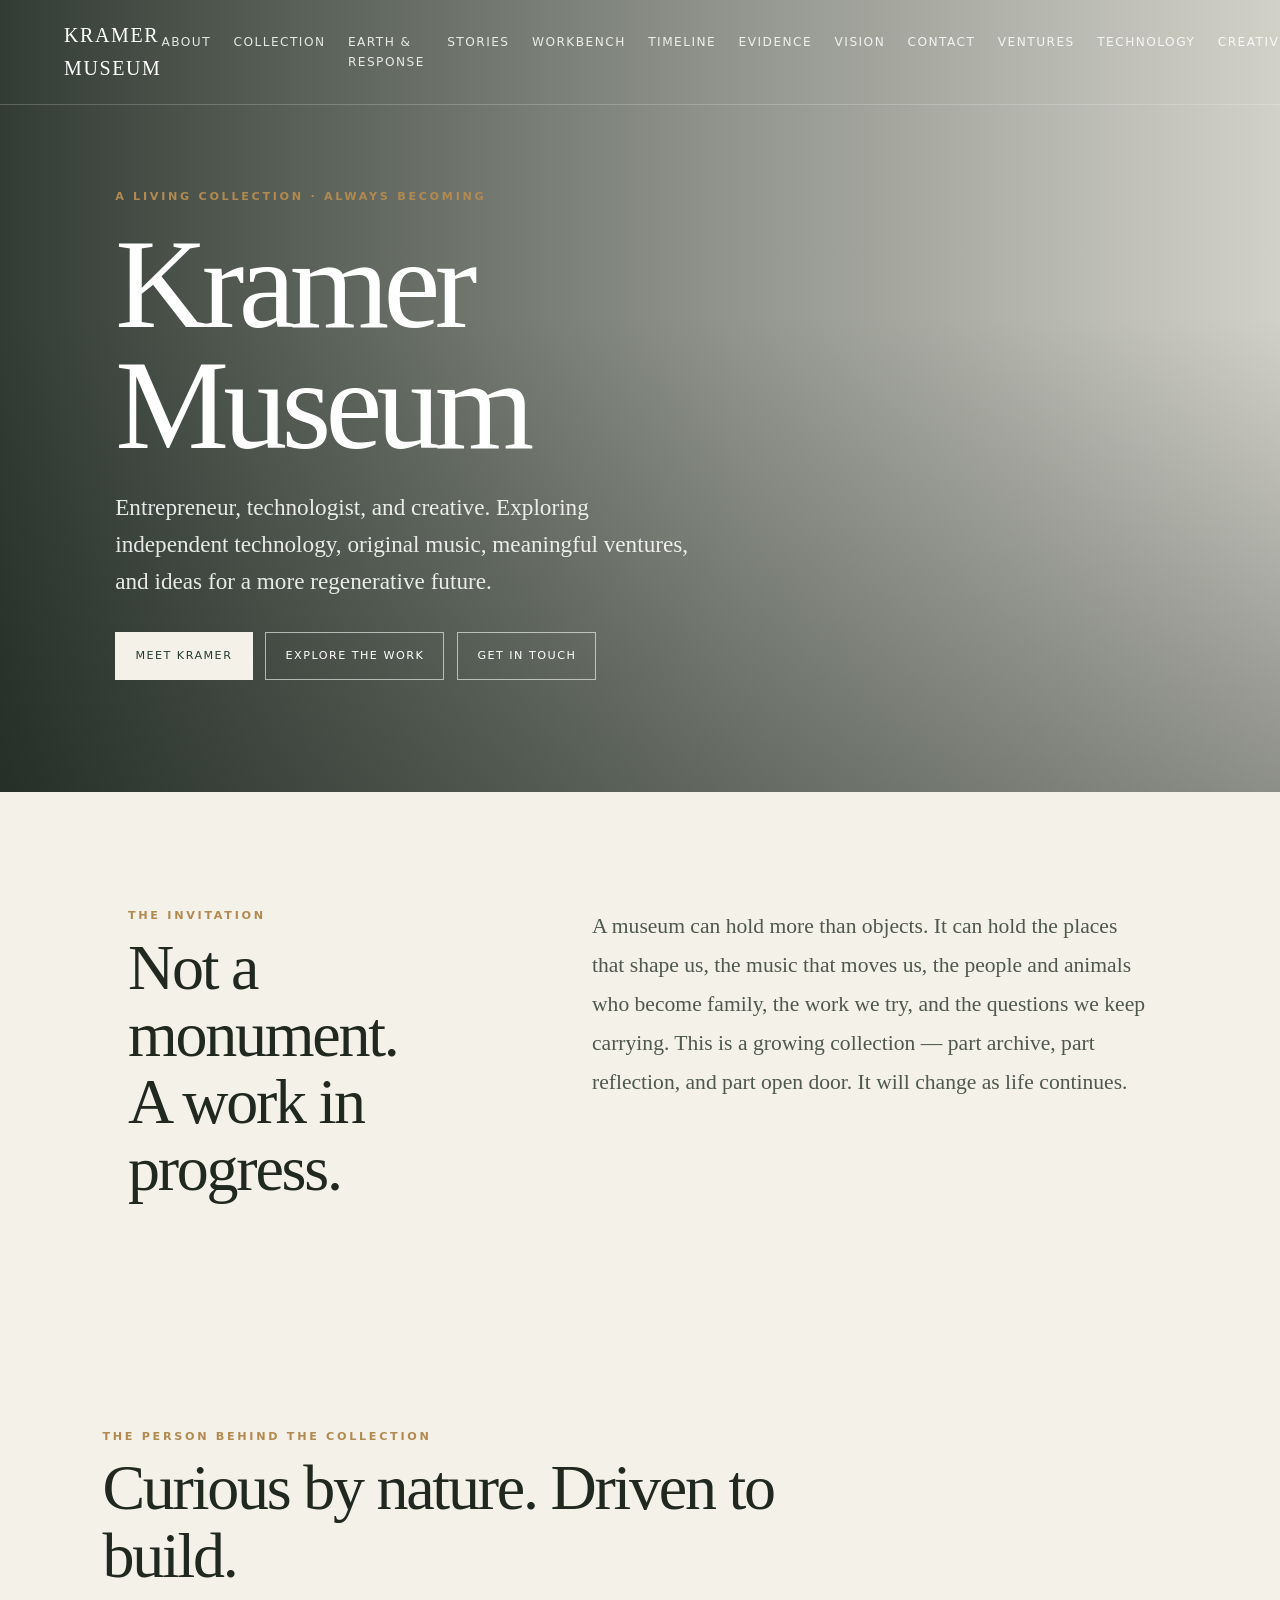
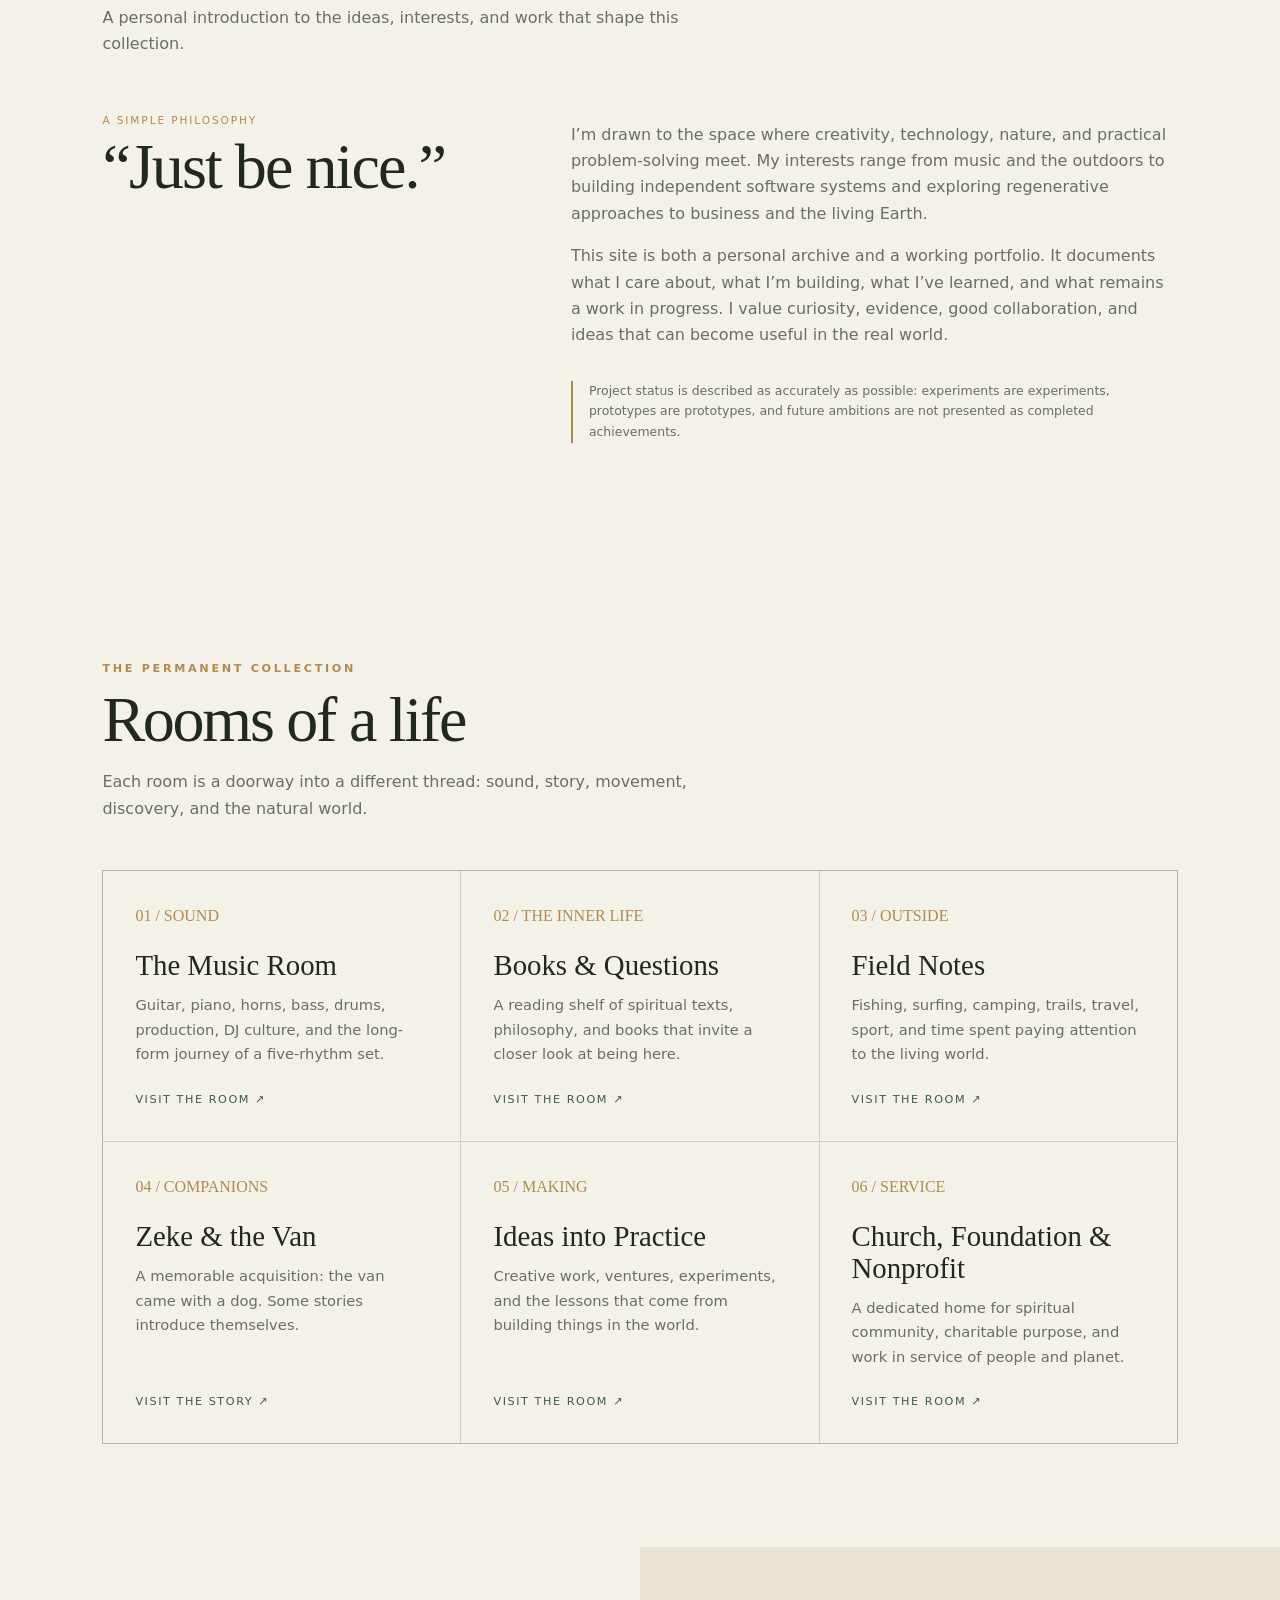
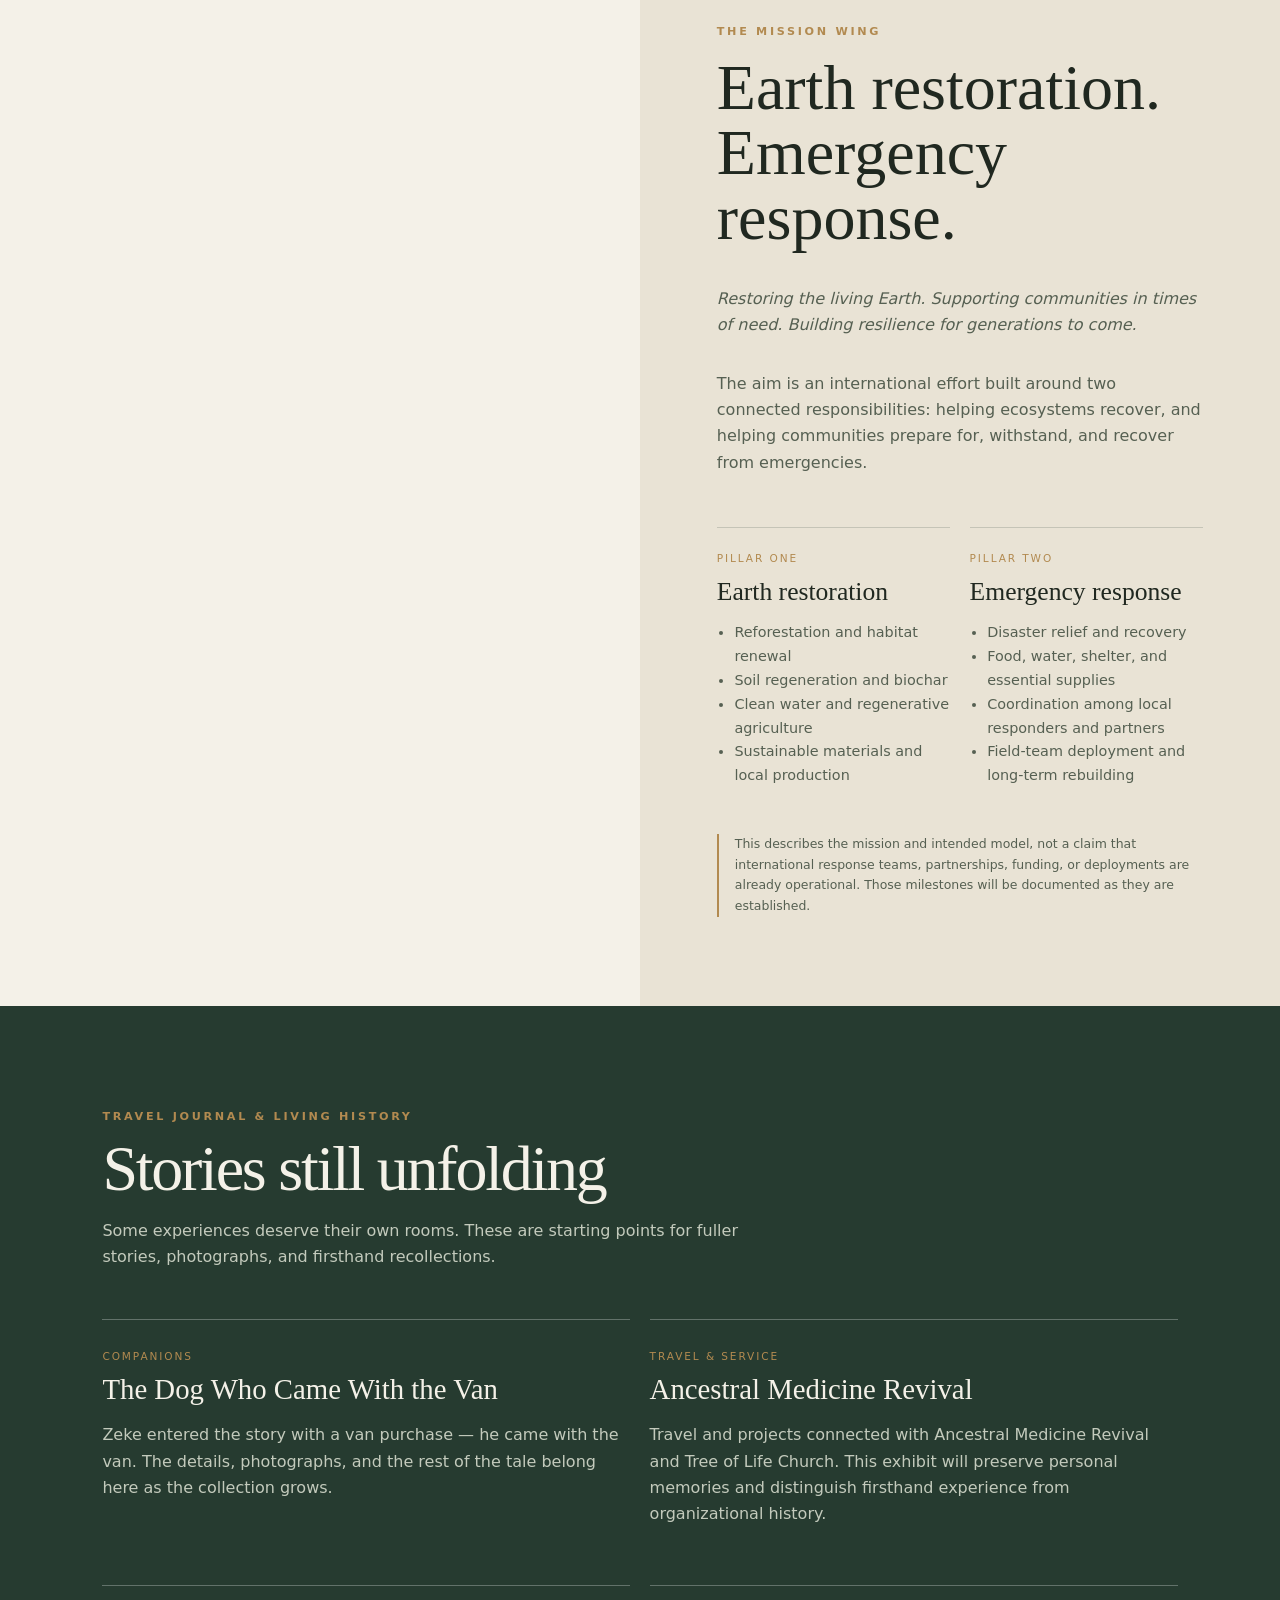
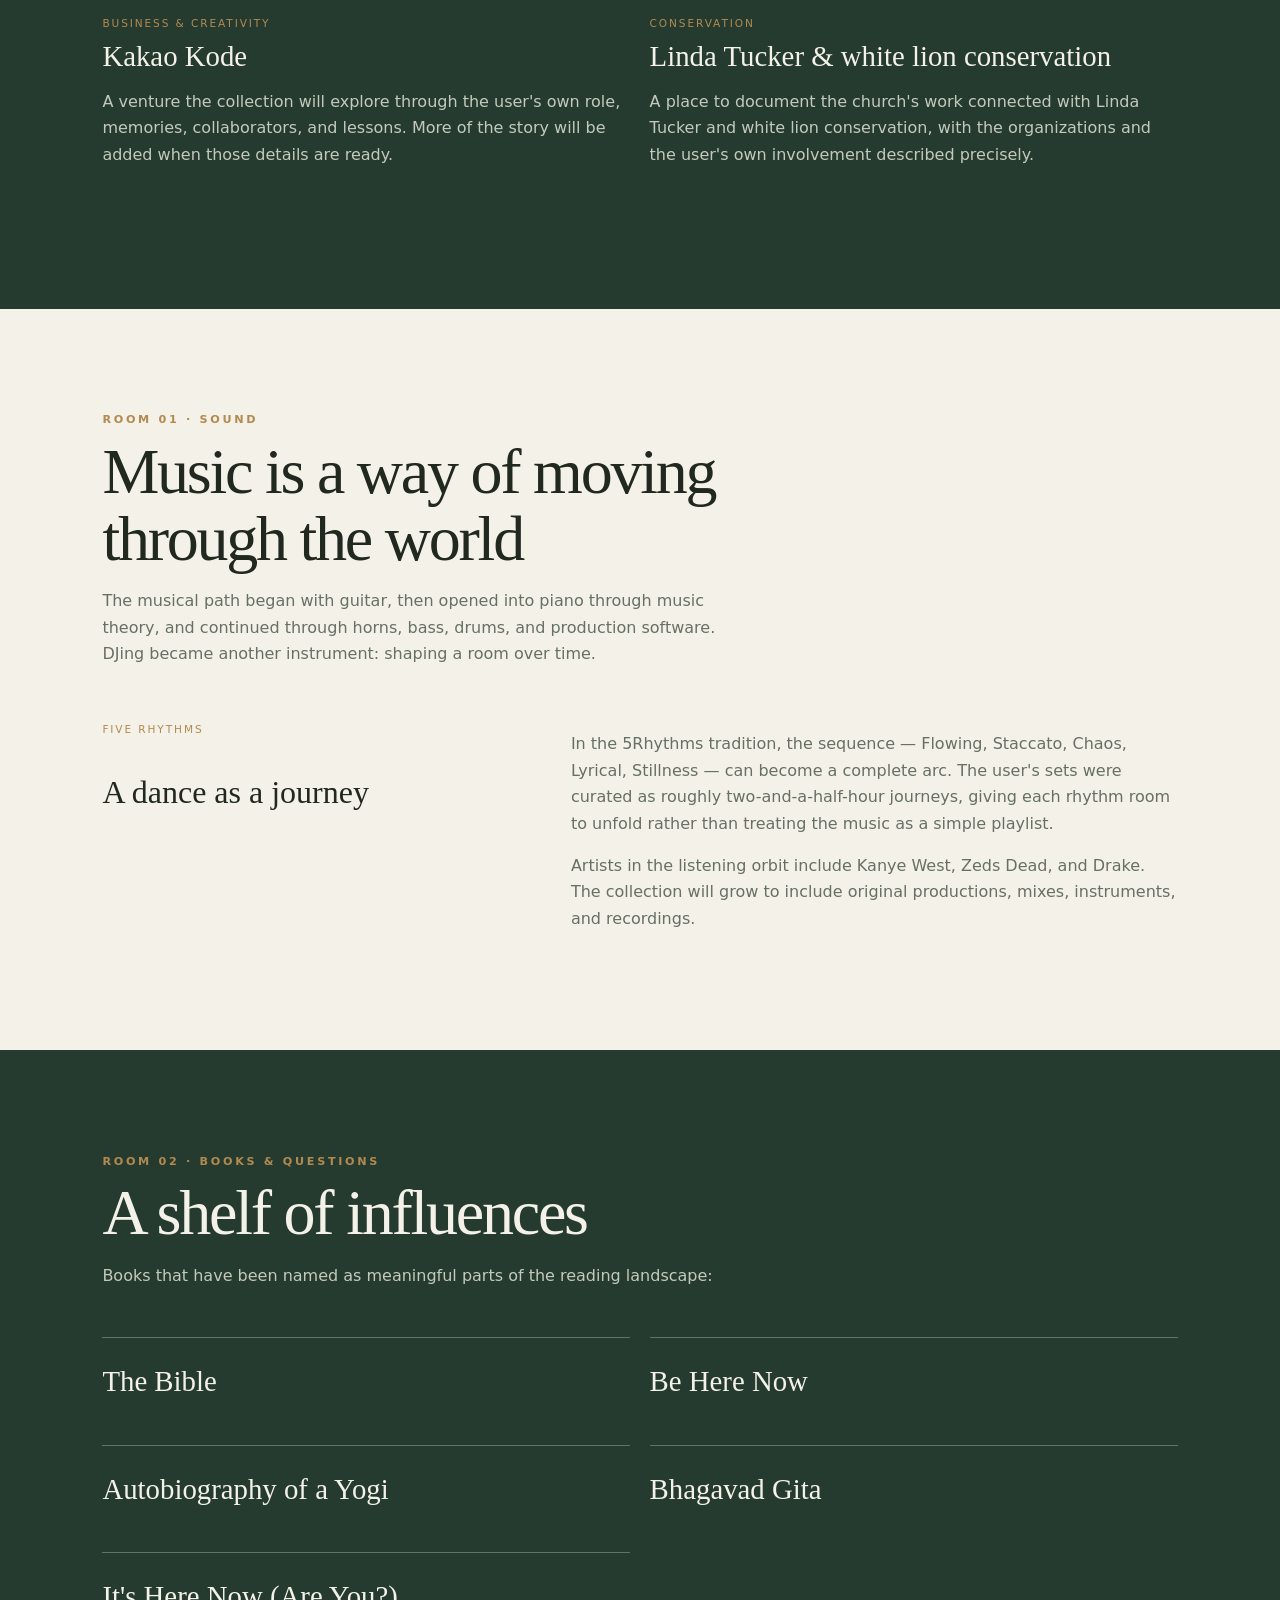
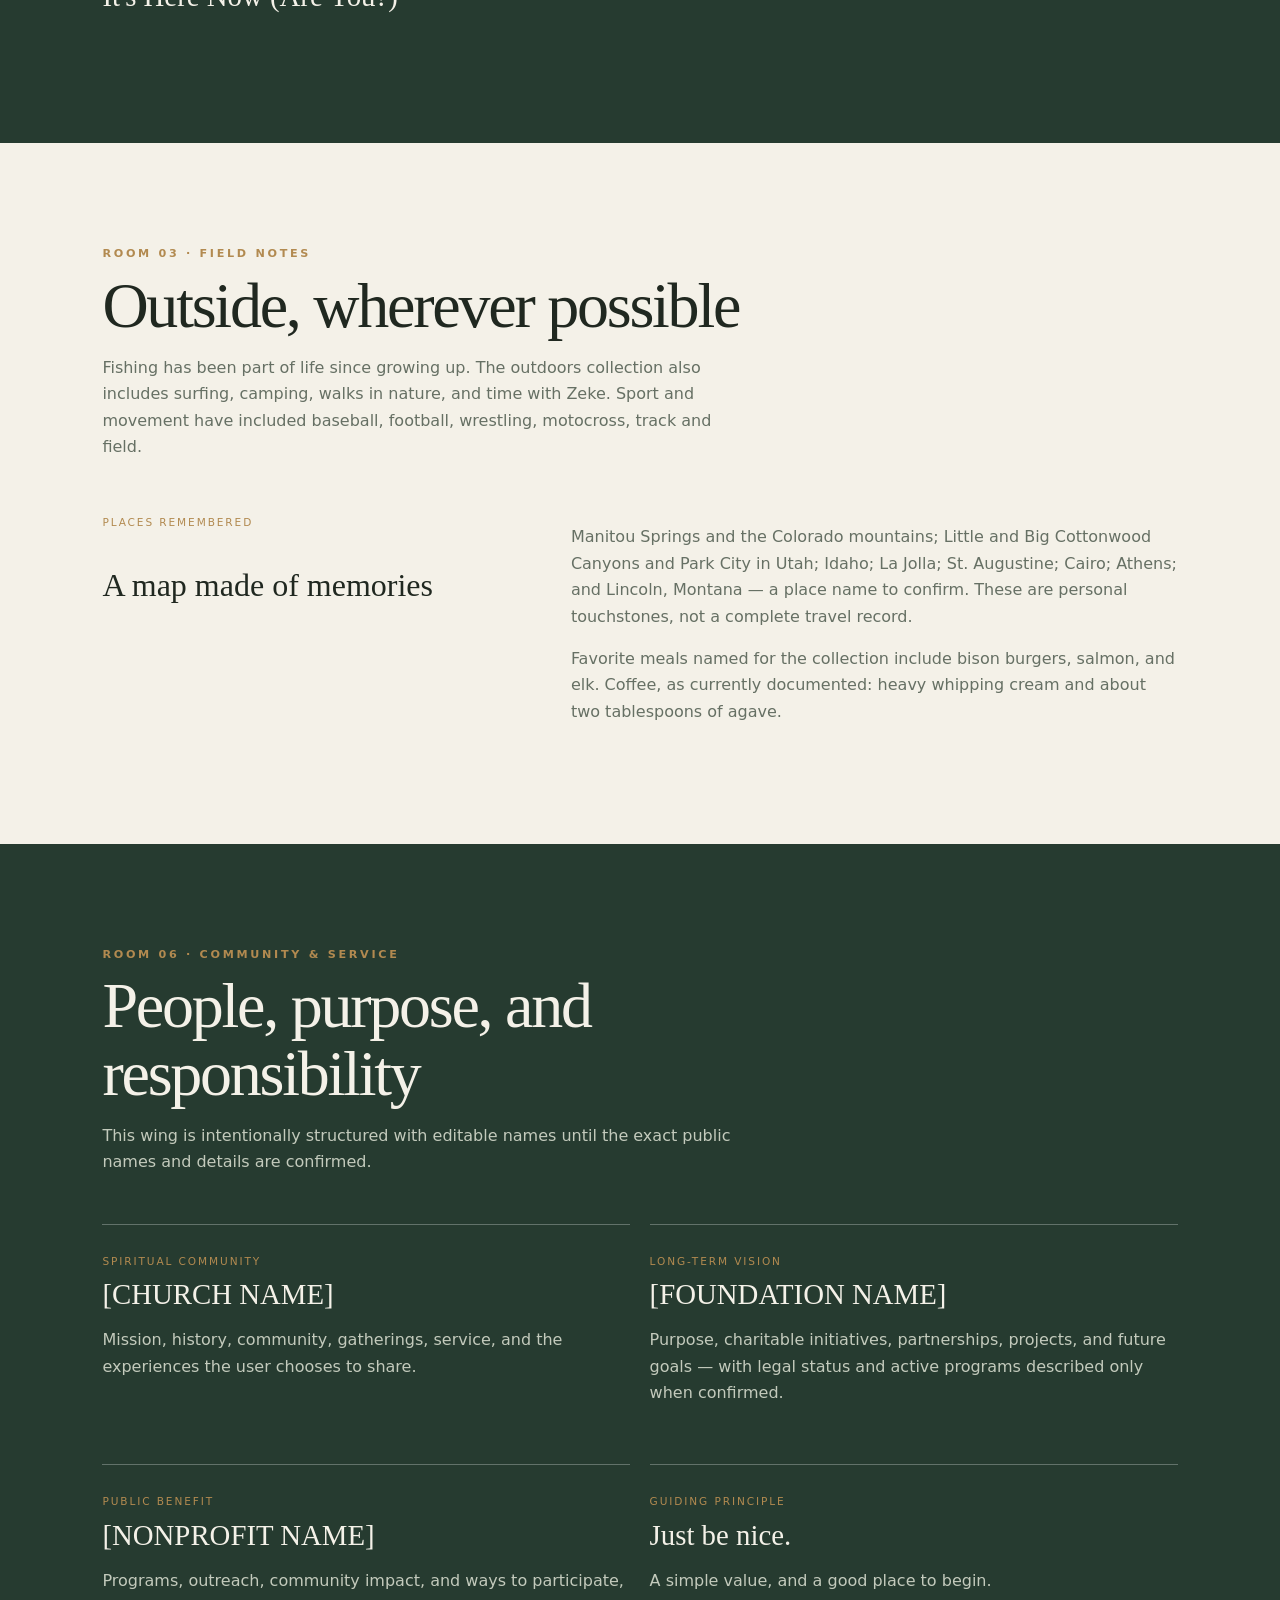
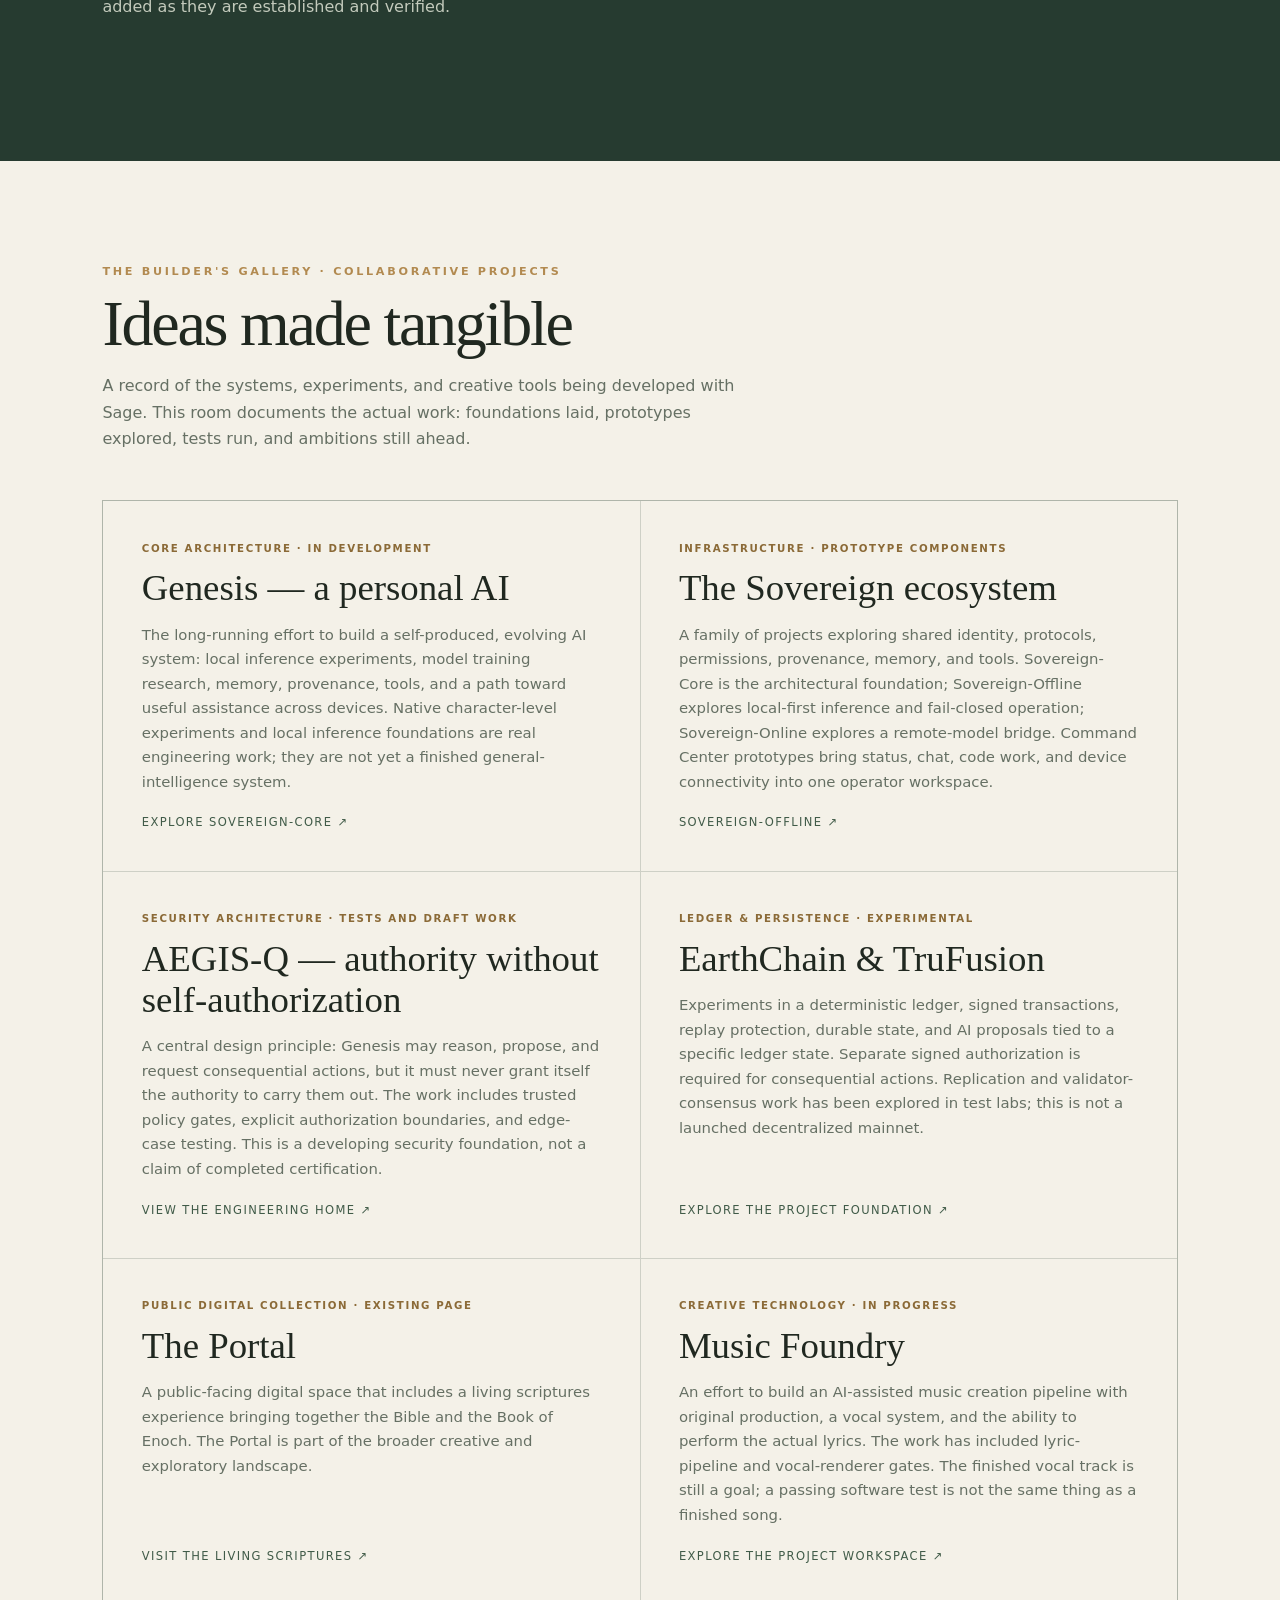
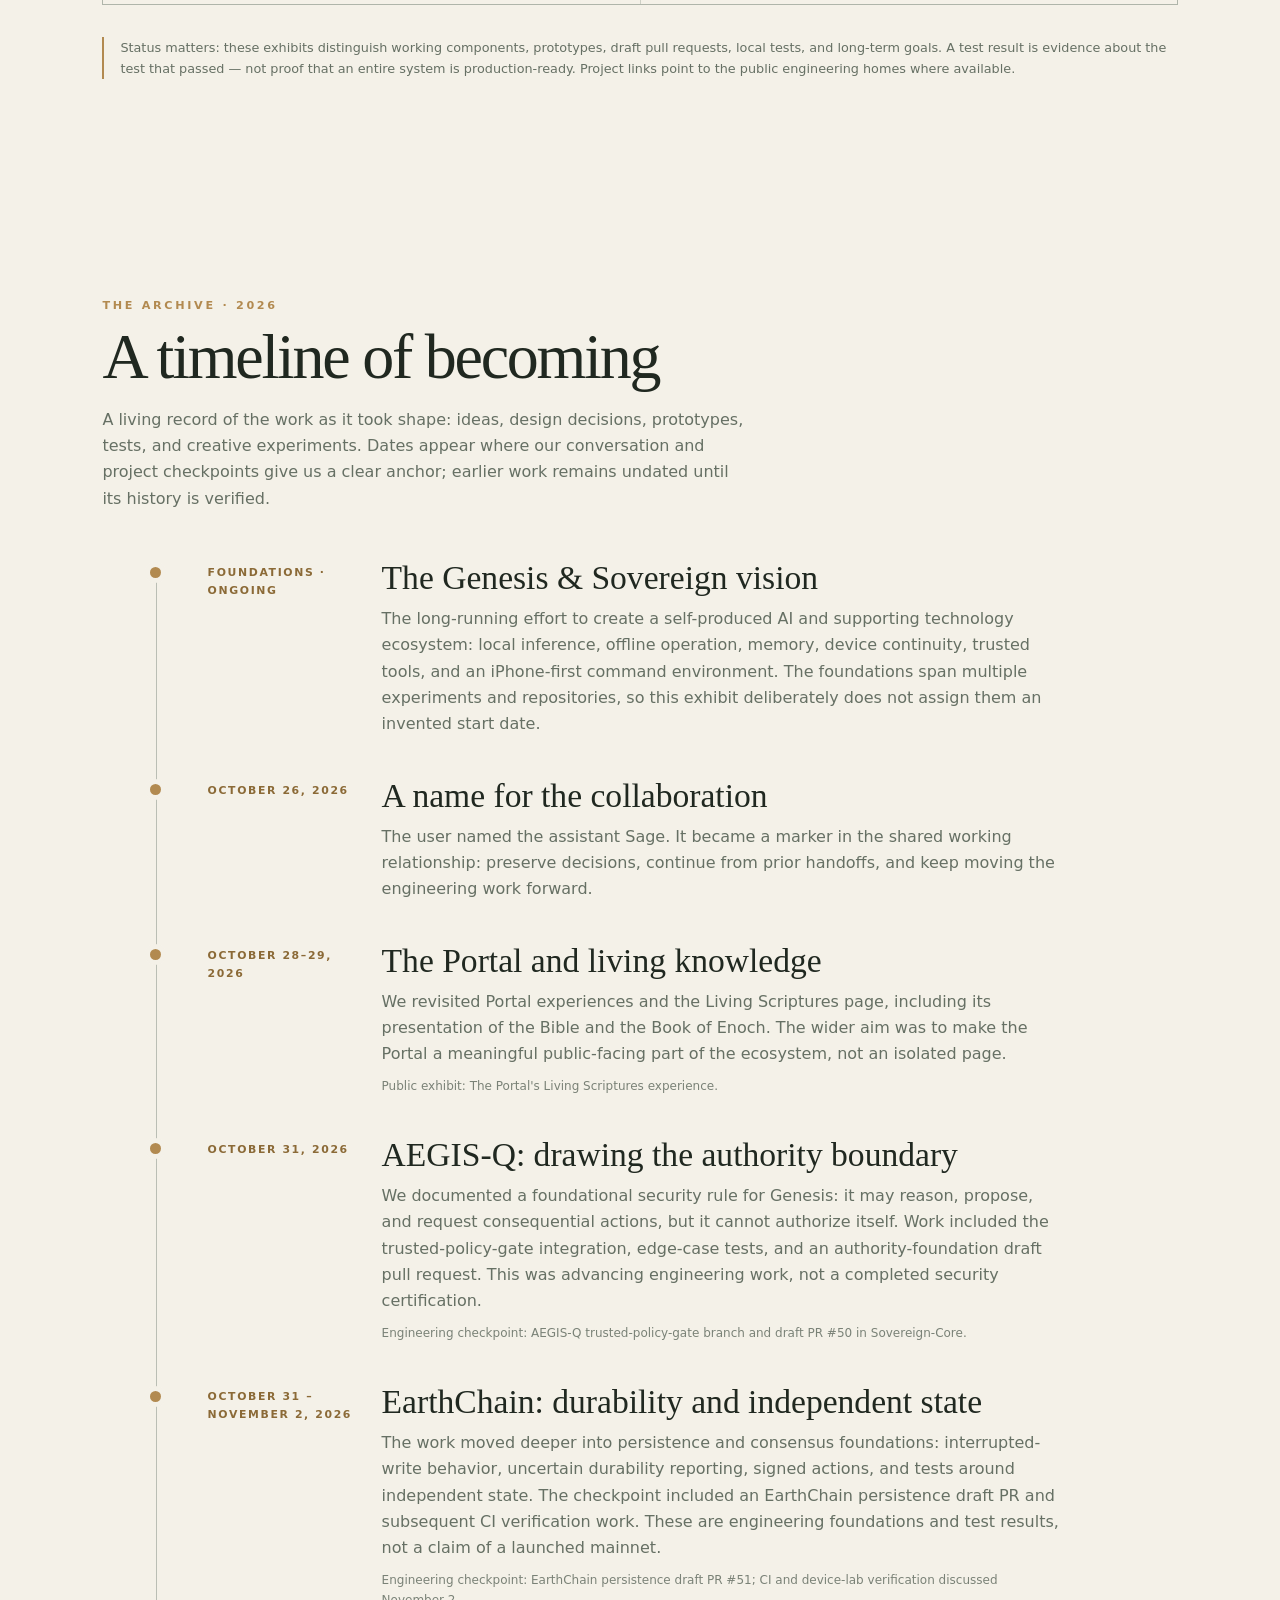
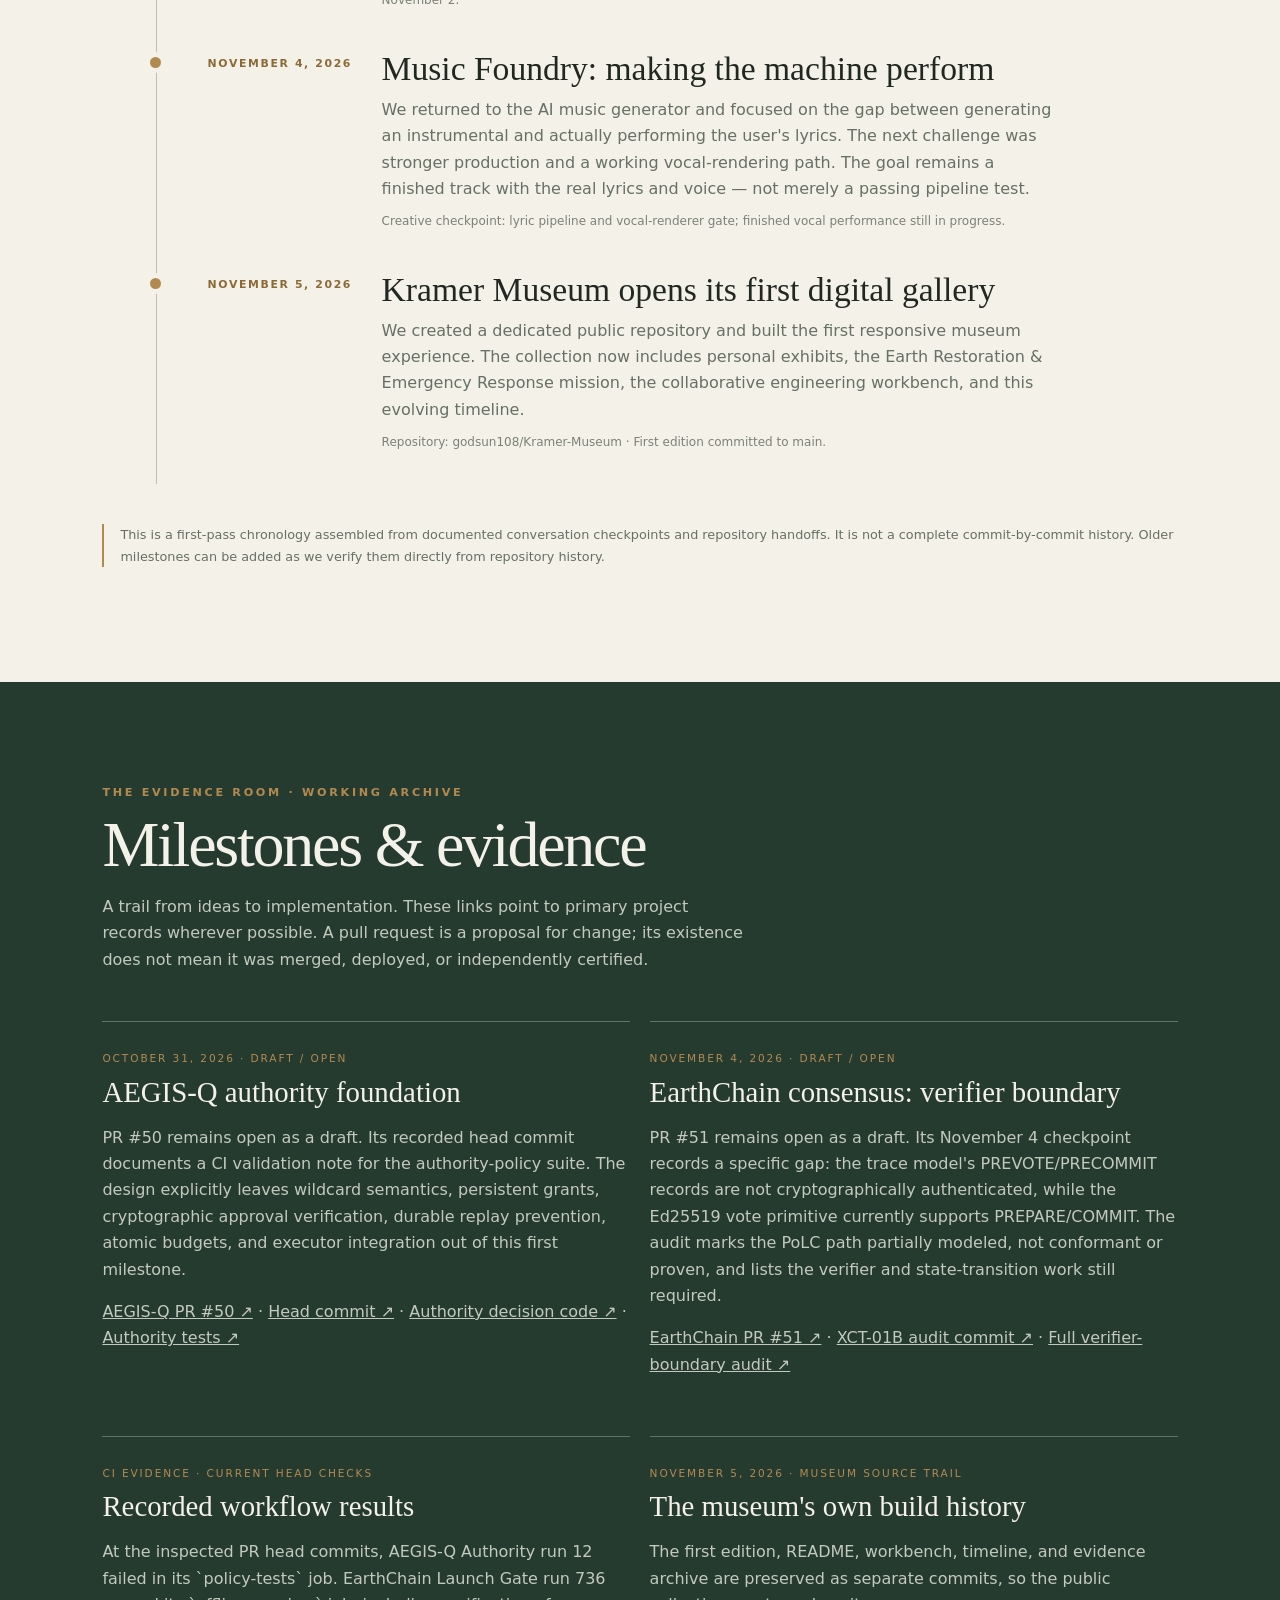
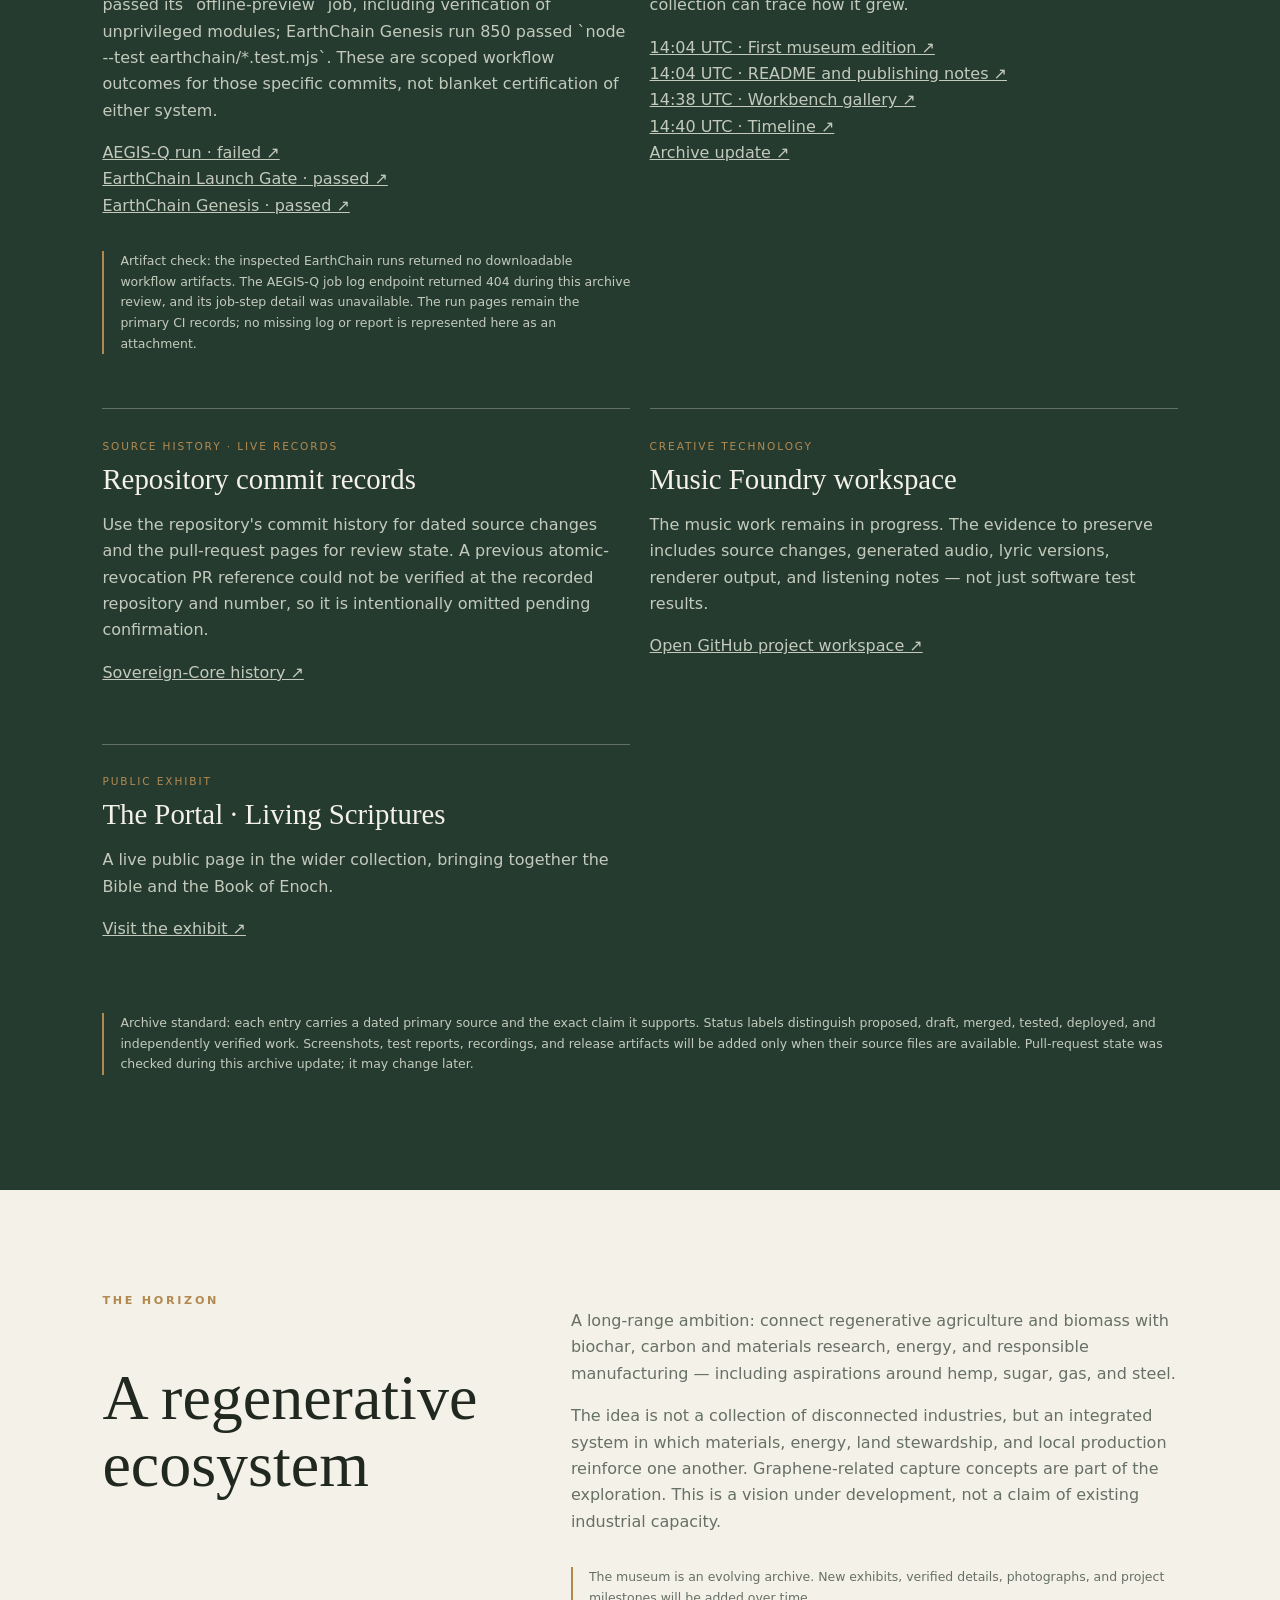
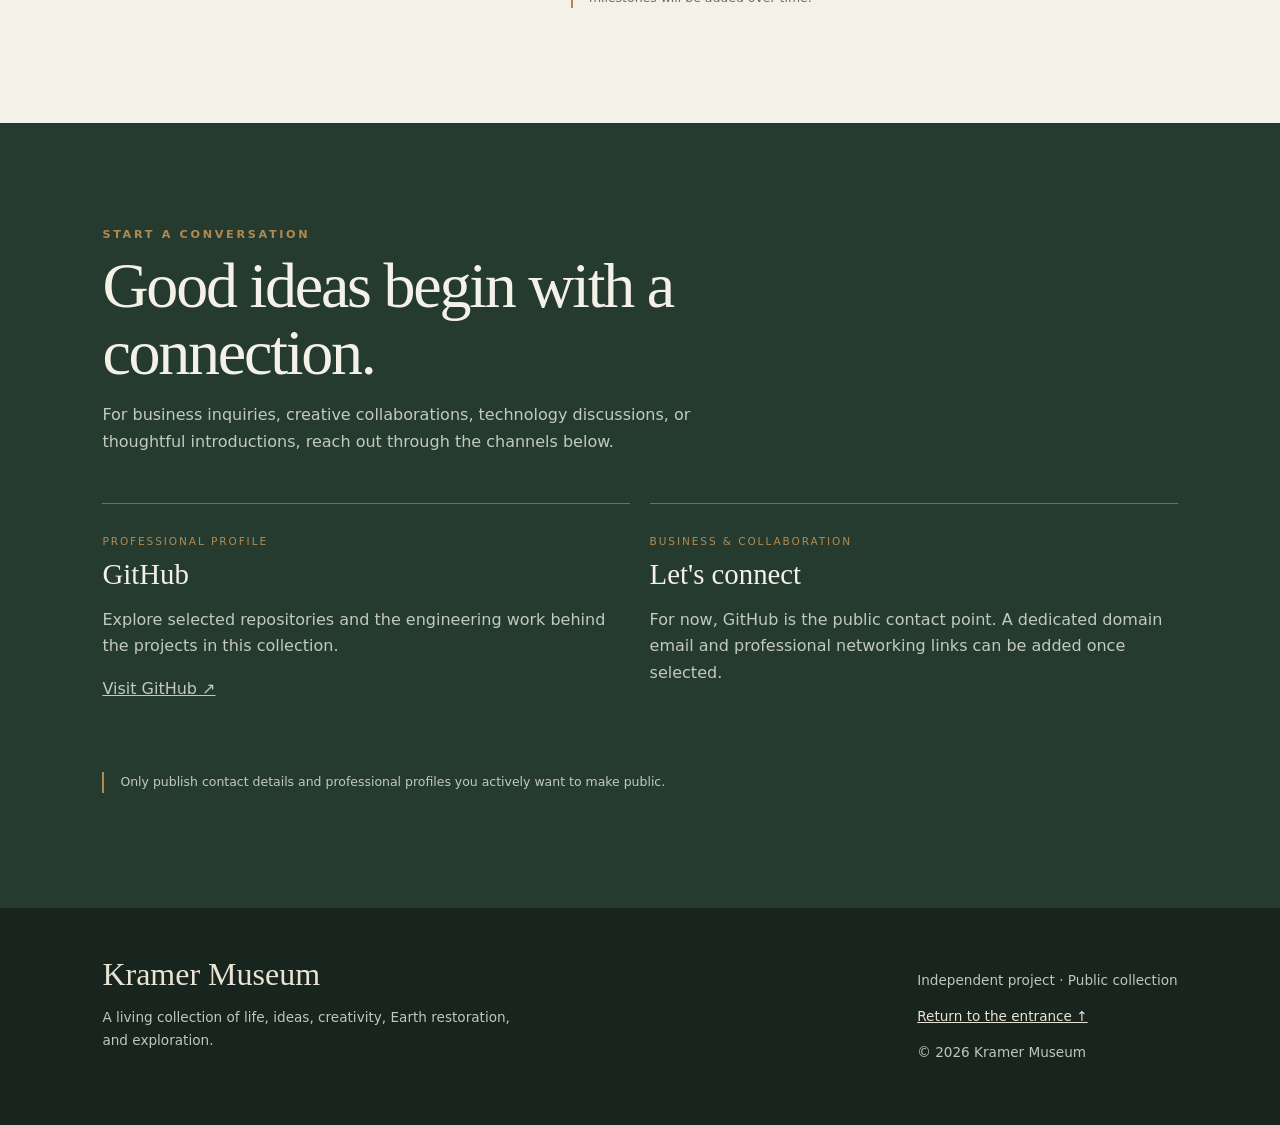
<file: index.html>
<!doctype html>
<html lang="en">
<head>
<meta charset="utf-8">
<meta name="viewport" content="width=device-width, initial-scale=1">
<meta name="theme-color" content="#18251e">
<meta name="description" content="Meet Kramer: entrepreneur, technologist, and creative exploring independent technology, music, Earth restoration, and ideas made tangible. Explore the Kramer Museum and current projects.">
<meta name="robots" content="index,follow,max-image-preview:large">
<link rel="canonical" href="https://godsun108.github.io/Kramer-Museum/">
<meta property="og:type" content="website">
<meta property="og:site_name" content="Kramer Museum">
<meta property="og:title" content="Kramer — Entrepreneur, Technologist & Creative">
<meta property="og:description" content="A living collection of ideas, music, technology, journeys, and work toward a thriving Earth.">
<meta property="og:url" content="https://godsun108.github.io/Kramer-Museum/">
<meta property="og:image" content="https://images.unsplash.com/photo-1470252649378-9c29740c9fa8?auto=format&fit=crop&w=1200&h=630&q=85">
<meta name="twitter:card" content="summary_large_image">
<meta name="twitter:title" content="Kramer — Entrepreneur, Technologist & Creative">
<meta name="twitter:description" content="A living collection of ideas, music, technology, journeys, and work toward a thriving Earth.">
<meta name="twitter:image" content="https://images.unsplash.com/photo-1470252649378-9c29740c9fa8?auto=format&fit=crop&w=1200&h=630&q=85">
<title>Kramer | Entrepreneur, Technologist & Creative — Kramer Museum</title>
<script type="application/ld+json">
{
  "@context": "https://schema.org",
  "@graph": [
    {
      "@type": "Person",
      "@id": "https://godsun108.github.io/Kramer-Museum/#person",
      "name": "Kramer",
      "description": "Entrepreneur, technologist, and creative exploring independent technology, music, and regenerative ideas.",
      "url": "https://godsun108.github.io/Kramer-Museum/",
      "sameAs": ["https://github.com/godsun108"],
      "knowsAbout": ["Entrepreneurship", "Artificial intelligence", "Software engineering", "Music production", "DJing", "Earth restoration", "Regenerative systems"]
    },
    {
      "@type": "WebSite",
      "@id": "https://godsun108.github.io/Kramer-Museum/#website",
      "url": "https://godsun108.github.io/Kramer-Museum/",
      "name": "Kramer Museum",
      "description": "A living collection of life, ideas, creativity, Earth restoration, and exploration.",
      "publisher": {"@id": "https://godsun108.github.io/Kramer-Museum/#person"}
    }
  ]
}
</script>
<style>
:root{--ink:#202820;--muted:#667064;--paper:#f4f1e8;--cream:#e9e3d5;--green:#263b30;--green2:#405b48;--gold:#b28a50;--line:rgba(38,59,48,.18);--serif:Georgia,'Times New Roman',serif;--sans:ui-sans-serif,system-ui,-apple-system,BlinkMacSystemFont,"Segoe UI",sans-serif}
*{box-sizing:border-box}html{scroll-behavior:smooth}body{margin:0;background:var(--paper);color:var(--ink);font-family:var(--sans);line-height:1.65}a{color:inherit}button{font:inherit}.skip{position:absolute;left:-9999px;top:auto}.skip:focus{left:1rem;top:1rem;background:white;padding:.7rem;z-index:10}
header{position:absolute;top:0;left:0;right:0;z-index:3;display:flex;justify-content:space-between;align-items:center;padding:1.2rem clamp(1.2rem,5vw,5rem);color:#fff;border-bottom:1px solid rgba(255,255,255,.2)}.brand{font-family:var(--serif);font-size:1.25rem;letter-spacing:.08em;text-decoration:none}.nav{display:flex;gap:1.4rem;font-size:.76rem;letter-spacing:.12em;text-transform:uppercase}.nav a{text-decoration:none;color:rgba(255,255,255,.85)}.nav a:hover{color:#fff}
.hero{min-height:88svh;display:flex;align-items:flex-end;padding:9rem clamp(1.2rem,9vw,9rem) 7rem;color:#fff;background:linear-gradient(90deg,rgba(13,25,18,.84),rgba(13,25,18,.42) 58%,rgba(13,25,18,.15)),linear-gradient(0deg,rgba(12,20,15,.35),transparent 60%),url('https://images.unsplash.com/photo-1470252649378-9c29740c9fa8?auto=format&fit=crop&w=2200&q=85') center/cover}
.hero-inner{max-width:850px}.eyebrow{font-size:.7rem;letter-spacing:.24em;text-transform:uppercase;color:var(--gold);font-weight:650}.hero h1{font:normal clamp(3.7rem,10vw,8.8rem)/.94 var(--serif);letter-spacing:-.045em;margin:1.1rem 0 1.5rem}.hero p{max-width:580px;font:normal clamp(1.1rem,2vw,1.45rem)/1.6 var(--serif);color:rgba(255,255,255,.88)}.hero-actions{display:flex;gap:.8rem;flex-wrap:wrap;margin-top:2rem}.button{display:inline-block;padding:.85rem 1.2rem;border:1px solid rgba(255,255,255,.6);text-decoration:none;text-transform:uppercase;letter-spacing:.13em;font-size:.7rem}.button.primary{background:var(--paper);color:var(--green);border-color:var(--paper)}
main{overflow:hidden}.intro{display:grid;grid-template-columns:1fr 1.4fr;gap:4rem;padding:clamp(4rem,9vw,8rem) clamp(1.3rem,10vw,10rem);background:var(--paper)}.intro h2,.section-heading h2{font:normal clamp(2.4rem,5vw,4.5rem)/1.05 var(--serif);letter-spacing:-.035em;margin:.5rem 0}.intro-copy{max-width:650px;font:normal clamp(1.1rem,1.7vw,1.35rem)/1.8 var(--serif);color:#4e584d}
.section{padding:clamp(4rem,8vw,7rem) clamp(1.3rem,8vw,8rem)}.section.dark{background:var(--green);color:var(--paper)}.section.dark .muted{color:#c3cabc}.section-heading{max-width:760px;margin-bottom:3rem}.section-heading p{max-width:650px;color:var(--muted)}.section.dark .section-heading p{color:#c3cabc}
.gallery{display:grid;grid-template-columns:repeat(3,1fr);gap:1px;background:var(--line);border:1px solid var(--line)}.exhibit{background:var(--paper);padding:2rem;min-height:270px;display:flex;flex-direction:column;justify-content:space-between}.exhibit .number{font:normal 1rem var(--serif);color:var(--gold)}.exhibit h3{font:normal 1.8rem/1.1 var(--serif);margin:1.3rem 0 .7rem}.exhibit p{font-size:.92rem;color:var(--muted);margin:0}.exhibit a{margin-top:1.5rem;text-decoration:none;font-size:.7rem;text-transform:uppercase;letter-spacing:.14em;color:var(--green2)}.exhibit a:hover{text-decoration:underline}
.feature{display:grid;grid-template-columns:1fr 1fr;min-height:520px}.feature-image{background:url('https://images.unsplash.com/photo-1441974231531-c6227db76b6e?auto=format&fit=crop&w=1400&q=85') center/cover;min-height:360px}.feature-copy{background:var(--cream);padding:clamp(2rem,6vw,5.5rem);display:flex;flex-direction:column;justify-content:center}.feature-copy h2{font:normal clamp(2.5rem,5vw,4.6rem)/1.02 var(--serif);margin:.8rem 0 1.2rem}.feature-copy p{max-width:560px;color:#566052}.pillars{display:grid;grid-template-columns:1fr 1fr;gap:1.2rem;margin-top:2.2rem}.pillar{border-top:1px solid var(--line);padding-top:1rem}.pillar h3{font:normal 1.6rem var(--serif);margin:.4rem 0}.pillar ul{padding-left:1.1rem;color:#566052;font-size:.9rem}
.story-grid{display:grid;grid-template-columns:repeat(2,1fr);gap:1.2rem}.story{border-top:1px solid rgba(255,255,255,.28);padding:1.4rem 0}.story h3{font:normal 1.8rem var(--serif);margin:.3rem 0}.story p{color:#c3cabc;max-width:570px}.tag{font-size:.66rem;letter-spacing:.18em;text-transform:uppercase;color:var(--gold)}
.values{display:grid;grid-template-columns:.8fr 1.2fr;gap:4rem;align-items:start}
.project-grid{display:grid;grid-template-columns:repeat(2,1fr);gap:1px;background:rgba(38,59,48,.18);border:1px solid rgba(38,59,48,.18)}
.project-card{background:var(--paper);padding:clamp(1.5rem,3vw,2.5rem);min-height:250px;display:flex;flex-direction:column}
.project-card h3{font:normal clamp(1.7rem,3vw,2.3rem)/1.12 var(--serif);margin:.65rem 0}
.project-card p{color:var(--muted);font-size:.93rem;margin:.25rem 0 1.2rem}
.project-card a{margin-top:auto;color:var(--green2);font-size:.72rem;letter-spacing:.12em;text-transform:uppercase;text-decoration:none}
.project-card a:hover{text-decoration:underline}
.project-status{font-size:.64rem;letter-spacing:.16em;text-transform:uppercase;color:#8b6a37;font-weight:700}
.timeline{position:relative;max-width:980px;margin:0 auto;padding-left:2rem}
.timeline:before{content:"";position:absolute;left:.38rem;top:.45rem;bottom:.5rem;width:1px;background:rgba(38,59,48,.28)}
.timeline-item{position:relative;padding:0 0 2.5rem 1.6rem;display:grid;grid-template-columns:150px 1fr;gap:1.5rem}
.timeline-item:before{content:"";position:absolute;left:-1.98rem;top:.4rem;width:11px;height:11px;border-radius:50%;background:var(--gold);box-shadow:0 0 0 5px var(--paper)}
.timeline-date{font-size:.68rem;letter-spacing:.15em;text-transform:uppercase;color:#8b6a37;font-weight:700;padding-top:.25rem}
.timeline-item h3{font:normal clamp(1.5rem,3vw,2.1rem)/1.1 var(--serif);margin:0 0 .55rem}
.timeline-item p{max-width:680px;color:var(--muted);margin:0}
.timeline-item .milestone-note{font-size:.75rem;color:#7a8277;margin-top:.6rem}
.project-note{font-size:.8rem;color:var(--muted);border-left:2px solid var(--gold);padding-left:1rem;margin-top:2rem}.values blockquote{margin:0;font:normal clamp(2.4rem,5vw,4.6rem)/1.08 var(--serif);letter-spacing:-.03em}.values p{max-width:650px;color:var(--muted)}
footer{background:#18251e;color:#e9e3d5;padding:3rem clamp(1.3rem,8vw,8rem);display:flex;justify-content:space-between;gap:2rem;flex-wrap:wrap}footer .foot-title{font:normal 2rem var(--serif)}footer p{color:#bfc7bb;font-size:.85rem;max-width:430px}footer a{color:#e9e3d5}
.note{font-size:.78rem;color:var(--muted);border-left:2px solid var(--gold);padding-left:1rem;margin-top:2rem}.dark .note{color:#c3cabc}
@media(max-width:760px){.timeline-item{grid-template-columns:1fr;gap:.35rem;padding-left:1.2rem}.timeline{padding-left:1.7rem}header{align-items:flex-start}.nav{gap:.7rem;flex-wrap:wrap;justify-content:flex-end;max-width:58%;font-size:.61rem}.hero{min-height:82svh;padding-bottom:4.5rem;background-position:58% center}.intro,.values,.feature{grid-template-columns:1fr;gap:1.5rem}.gallery{grid-template-columns:1fr}.exhibit{min-height:220px}.story-grid,.project-grid{grid-template-columns:1fr}.feature-image{min-height:280px;order:0}.feature-copy{order:1}.pillars{grid-template-columns:1fr}.section{padding-top:4rem;padding-bottom:4rem}}
@media(prefers-reduced-motion:reduce){html{scroll-behavior:auto}}
</style>
<link rel="icon" type="image/svg+xml" href="assets/favicon.svg">
</head>
<body>
<a class="skip" href="#main">Skip to content</a>
<header>
<a class="brand" href="#top">KRAMER MUSEUM</a>
<nav class="nav" aria-label="Main navigation">
<a href="#about">About</a><a href="#collection">Collection</a><a href="#earth">Earth & Response</a><a href="#stories">Stories</a><a href="#workbench">Workbench</a><a href="#timeline">Timeline</a><a href="#archive">Evidence</a><a href="#vision">Vision</a><a href="#contact">Contact</a><a href="ventures/">Ventures</a><a href="technology/">Technology</a><a href="creative/">Creative</a>
</nav>
</header>
<section class="hero" id="top" aria-labelledby="hero-title">
<div class="hero-inner">
<div class="eyebrow">A living collection · Always becoming</div>
<h1 id="hero-title">Kramer<br>Museum</h1>
<p>Entrepreneur, technologist, and creative. Exploring independent technology, original music, meaningful ventures, and ideas for a more regenerative future.</p>
<div class="hero-actions"><a class="button primary" href="#about">Meet Kramer</a><a class="button" href="#workbench">Explore the work</a><a class="button" href="#contact">Get in touch</a></div>
</div>
</section>
<main id="main">
<section class="intro">
<div><div class="eyebrow">The invitation</div><h2>Not a monument.<br>A work in progress.</h2></div>
<div class="intro-copy">A museum can hold more than objects. It can hold the places that shape us, the music that moves us, the people and animals who become family, the work we try, and the questions we keep carrying. This is a growing collection — part archive, part reflection, and part open door. It will change as life continues.</div>
</section>
<section class="section" id="about">
<div class="section-heading"><div class="eyebrow">The person behind the collection</div><h2>Curious by nature. Driven to build.</h2><p>A personal introduction to the ideas, interests, and work that shape this collection.</p></div>
<div class="values"><div><span class="tag">A simple philosophy</span><blockquote>“Just be nice.”</blockquote></div><div><p>I’m drawn to the space where creativity, technology, nature, and practical problem-solving meet. My interests range from music and the outdoors to building independent software systems and exploring regenerative approaches to business and the living Earth.</p><p>This site is both a personal archive and a working portfolio. It documents what I care about, what I’m building, what I’ve learned, and what remains a work in progress. I value curiosity, evidence, good collaboration, and ideas that can become useful in the real world.</p><p class="note">Project status is described as accurately as possible: experiments are experiments, prototypes are prototypes, and future ambitions are not presented as completed achievements.</p></div></div>
</section>
<section class="section" id="collection">
<div class="section-heading"><div class="eyebrow">The permanent collection</div><h2>Rooms of a life</h2><p>Each room is a doorway into a different thread: sound, story, movement, discovery, and the natural world.</p></div>
<div class="gallery">
<article class="exhibit"><div><span class="number">01 / SOUND</span><h3>The Music Room</h3><p>Guitar, piano, horns, bass, drums, production, DJ culture, and the long-form journey of a five-rhythm set.</p></div><a href="#music">Visit the room ↗</a></article>
<article class="exhibit"><div><span class="number">02 / THE INNER LIFE</span><h3>Books & Questions</h3><p>A reading shelf of spiritual texts, philosophy, and books that invite a closer look at being here.</p></div><a href="#books">Visit the room ↗</a></article>
<article class="exhibit"><div><span class="number">03 / OUTSIDE</span><h3>Field Notes</h3><p>Fishing, surfing, camping, trails, travel, sport, and time spent paying attention to the living world.</p></div><a href="#field-notes">Visit the room ↗</a></article>
<article class="exhibit"><div><span class="number">04 / COMPANIONS</span><h3>Zeke & the Van</h3><p>A memorable acquisition: the van came with a dog. Some stories introduce themselves.</p></div><a href="#zeke">Visit the story ↗</a></article>
<article class="exhibit"><div><span class="number">05 / MAKING</span><h3>Ideas into Practice</h3><p>Creative work, ventures, experiments, and the lessons that come from building things in the world.</p></div><a href="#ventures">Visit the room ↗</a></article>
<article class="exhibit"><div><span class="number">06 / SERVICE</span><h3>Church, Foundation & Nonprofit</h3><p>A dedicated home for spiritual community, charitable purpose, and work in service of people and planet.</p></div><a href="#organizations">Visit the room ↗</a></article>
</div>
</section>
<section class="feature" id="earth">
<div class="feature-image" role="img" aria-label="Sunlight filtering through a green forest"></div>
<div class="feature-copy">
<div class="eyebrow">The mission wing</div>
<h2>Earth restoration.<br>Emergency response.</h2>
<p><em>Restoring the living Earth. Supporting communities in times of need. Building resilience for generations to come.</em></p>
<p>The aim is an international effort built around two connected responsibilities: helping ecosystems recover, and helping communities prepare for, withstand, and recover from emergencies.</p>
<div class="pillars">
<div class="pillar"><span class="tag">Pillar one</span><h3>Earth restoration</h3><ul><li>Reforestation and habitat renewal</li><li>Soil regeneration and biochar</li><li>Clean water and regenerative agriculture</li><li>Sustainable materials and local production</li></ul></div>
<div class="pillar"><span class="tag">Pillar two</span><h3>Emergency response</h3><ul><li>Disaster relief and recovery</li><li>Food, water, shelter, and essential supplies</li><li>Coordination among local responders and partners</li><li>Field-team deployment and long-term rebuilding</li></ul></div>
</div>
<p class="note">This describes the mission and intended model, not a claim that international response teams, partnerships, funding, or deployments are already operational. Those milestones will be documented as they are established.</p>
</div>
</section>
<section class="section dark" id="stories">
<div class="section-heading"><div class="eyebrow">Travel journal & living history</div><h2>Stories still unfolding</h2><p>Some experiences deserve their own rooms. These are starting points for fuller stories, photographs, and firsthand recollections.</p></div>
<div class="story-grid">
<article class="story" id="zeke"><span class="tag">Companions</span><h3>The Dog Who Came With the Van</h3><p>Zeke entered the story with a van purchase — he came with the van. The details, photographs, and the rest of the tale belong here as the collection grows.</p></article>
<article class="story"><span class="tag">Travel & service</span><h3>Ancestral Medicine Revival</h3><p>Travel and projects connected with Ancestral Medicine Revival and Tree of Life Church. This exhibit will preserve personal memories and distinguish firsthand experience from organizational history.</p></article>
<article class="story" id="ventures"><span class="tag">Business & creativity</span><h3>Kakao Kode</h3><p>A venture the collection will explore through the user's own role, memories, collaborators, and lessons. More of the story will be added when those details are ready.</p></article>
<article class="story"><span class="tag">Conservation</span><h3>Linda Tucker & white lion conservation</h3><p>A place to document the church's work connected with Linda Tucker and white lion conservation, with the organizations and the user's own involvement described precisely.</p></article>
</div>
</section>
<section class="section" id="music">
<div class="section-heading"><div class="eyebrow">Room 01 · Sound</div><h2>Music is a way of moving through the world</h2><p>The musical path began with guitar, then opened into piano through music theory, and continued through horns, bass, drums, and production software. DJing became another instrument: shaping a room over time.</p></div>
<div class="values"><div><span class="tag">Five rhythms</span><h3 style="font:normal 2rem var(--serif)">A dance as a journey</h3></div><div><p>In the 5Rhythms tradition, the sequence — Flowing, Staccato, Chaos, Lyrical, Stillness — can become a complete arc. The user's sets were curated as roughly two-and-a-half-hour journeys, giving each rhythm room to unfold rather than treating the music as a simple playlist.</p><p>Artists in the listening orbit include Kanye West, Zeds Dead, and Drake. The collection will grow to include original productions, mixes, instruments, and recordings.</p></div></div>
</section>
<section class="section dark" id="books">
<div class="section-heading"><div class="eyebrow">Room 02 · Books & questions</div><h2>A shelf of influences</h2><p>Books that have been named as meaningful parts of the reading landscape:</p></div>
<div class="story-grid">
<div class="story"><h3>The Bible</h3></div><div class="story"><h3>Be Here Now</h3></div><div class="story"><h3>Autobiography of a Yogi</h3></div><div class="story"><h3>Bhagavad Gita</h3></div><div class="story"><h3>It's Here Now (Are You?)</h3></div>
</div>
</section>
<section class="section" id="field-notes">
<div class="section-heading"><div class="eyebrow">Room 03 · Field notes</div><h2>Outside, wherever possible</h2><p>Fishing has been part of life since growing up. The outdoors collection also includes surfing, camping, walks in nature, and time with Zeke. Sport and movement have included baseball, football, wrestling, motocross, track and field.</p></div>
<div class="values"><div><span class="tag">Places remembered</span><h3 style="font:normal 2rem var(--serif)">A map made of memories</h3></div><div><p>Manitou Springs and the Colorado mountains; Little and Big Cottonwood Canyons and Park City in Utah; Idaho; La Jolla; St. Augustine; Cairo; Athens; and Lincoln, Montana — a place name to confirm. These are personal touchstones, not a complete travel record.</p><p>Favorite meals named for the collection include bison burgers, salmon, and elk. Coffee, as currently documented: heavy whipping cream and about two tablespoons of agave.</p></div></div>
</section>
<section class="section dark" id="organizations">
<div class="section-heading"><div class="eyebrow">Room 06 · Community & service</div><h2>People, purpose, and responsibility</h2><p>This wing is intentionally structured with editable names until the exact public names and details are confirmed.</p></div>
<div class="story-grid">
<article class="story"><span class="tag">Spiritual community</span><h3>[CHURCH NAME]</h3><p>Mission, history, community, gatherings, service, and the experiences the user chooses to share.</p></article>
<article class="story"><span class="tag">Long-term vision</span><h3>[FOUNDATION NAME]</h3><p>Purpose, charitable initiatives, partnerships, projects, and future goals — with legal status and active programs described only when confirmed.</p></article>
<article class="story"><span class="tag">Public benefit</span><h3>[NONPROFIT NAME]</h3><p>Programs, outreach, community impact, and ways to participate, added as they are established and verified.</p></article>
<article class="story"><span class="tag">Guiding principle</span><h3>Just be nice.</h3><p>A simple value, and a good place to begin.</p></article>
</div>
</section>
<section class="section" id="workbench">
<div class="section-heading"><div class="eyebrow">The builder's gallery · Collaborative projects</div><h2>Ideas made tangible</h2><p>A record of the systems, experiments, and creative tools being developed with Sage. This room documents the actual work: foundations laid, prototypes explored, tests run, and ambitions still ahead.</p></div>
<div class="project-grid">
<article class="project-card"><span class="project-status">Core architecture · In development</span><h3>Genesis — a personal AI</h3><p>The long-running effort to build a self-produced, evolving AI system: local inference experiments, model training research, memory, provenance, tools, and a path toward useful assistance across devices. Native character-level experiments and local inference foundations are real engineering work; they are not yet a finished general-intelligence system.</p><a href="https://github.com/godsun108/Sovereign-Core">Explore Sovereign-Core ↗</a></article>
<article class="project-card"><span class="project-status">Infrastructure · Prototype components</span><h3>The Sovereign ecosystem</h3><p>A family of projects exploring shared identity, protocols, permissions, provenance, memory, and tools. Sovereign-Core is the architectural foundation; Sovereign-Offline explores local-first inference and fail-closed operation; Sovereign-Online explores a remote-model bridge. Command Center prototypes bring status, chat, code work, and device connectivity into one operator workspace.</p><a href="https://github.com/godsun108/Sovereign-Offline">Sovereign-Offline ↗</a></article>
<article class="project-card"><span class="project-status">Security architecture · Tests and draft work</span><h3>AEGIS-Q — authority without self-authorization</h3><p>A central design principle: Genesis may reason, propose, and request consequential actions, but it must never grant itself the authority to carry them out. The work includes trusted policy gates, explicit authorization boundaries, and edge-case testing. This is a developing security foundation, not a claim of completed certification.</p><a href="https://github.com/godsun108/Sovereign-Core">View the engineering home ↗</a></article>
<article class="project-card"><span class="project-status">Ledger & persistence · Experimental</span><h3>EarthChain & TruFusion</h3><p>Experiments in a deterministic ledger, signed transactions, replay protection, durable state, and AI proposals tied to a specific ledger state. Separate signed authorization is required for consequential actions. Replication and validator-consensus work has been explored in test labs; this is not a launched decentralized mainnet.</p><a href="https://github.com/godsun108/Sovereign-Core">Explore the project foundation ↗</a></article>
<article class="project-card"><span class="project-status">Public digital collection · Existing page</span><h3>The Portal</h3><p>A public-facing digital space that includes a living scriptures experience bringing together the Bible and the Book of Enoch. The Portal is part of the broader creative and exploratory landscape.</p><a href="https://godsun108.github.io/The-portal/living-scriptures.html">Visit the Living Scriptures ↗</a></article>
<article class="project-card"><span class="project-status">Creative technology · In progress</span><h3>Music Foundry</h3><p>An effort to build an AI-assisted music creation pipeline with original production, a vocal system, and the ability to perform the actual lyrics. The work has included lyric-pipeline and vocal-renderer gates. The finished vocal track is still a goal; a passing software test is not the same thing as a finished song.</p><a href="https://github.com/godsun108">Explore the project workspace ↗</a></article>
</div>
<p class="project-note">Status matters: these exhibits distinguish working components, prototypes, draft pull requests, local tests, and long-term goals. A test result is evidence about the test that passed — not proof that an entire system is production-ready. Project links point to the public engineering homes where available.</p>
</section>
<section class="section" id="timeline">
<div class="section-heading"><div class="eyebrow">The archive · 2026</div><h2>A timeline of becoming</h2><p>A living record of the work as it took shape: ideas, design decisions, prototypes, tests, and creative experiments. Dates appear where our conversation and project checkpoints give us a clear anchor; earlier work remains undated until its history is verified.</p></div>
<div class="timeline">
<article class="timeline-item"><div class="timeline-date">Foundations · ongoing</div><div><h3>The Genesis & Sovereign vision</h3><p>The long-running effort to create a self-produced AI and supporting technology ecosystem: local inference, offline operation, memory, device continuity, trusted tools, and an iPhone-first command environment. The foundations span multiple experiments and repositories, so this exhibit deliberately does not assign them an invented start date.</p></div></article>
<article class="timeline-item"><div class="timeline-date">October 26, 2026</div><div><h3>A name for the collaboration</h3><p>The user named the assistant Sage. It became a marker in the shared working relationship: preserve decisions, continue from prior handoffs, and keep moving the engineering work forward.</p></div></article>
<article class="timeline-item"><div class="timeline-date">October 28–29, 2026</div><div><h3>The Portal and living knowledge</h3><p>We revisited Portal experiences and the Living Scriptures page, including its presentation of the Bible and the Book of Enoch. The wider aim was to make the Portal a meaningful public-facing part of the ecosystem, not an isolated page.</p><p class="milestone-note">Public exhibit: The Portal's Living Scriptures experience.</p></div></article>
<article class="timeline-item"><div class="timeline-date">October 31, 2026</div><div><h3>AEGIS-Q: drawing the authority boundary</h3><p>We documented a foundational security rule for Genesis: it may reason, propose, and request consequential actions, but it cannot authorize itself. Work included the trusted-policy-gate integration, edge-case tests, and an authority-foundation draft pull request. This was advancing engineering work, not a completed security certification.</p><p class="milestone-note">Engineering checkpoint: AEGIS-Q trusted-policy-gate branch and draft PR #50 in Sovereign-Core.</p></div></article>
<article class="timeline-item"><div class="timeline-date">October 31 – November 2, 2026</div><div><h3>EarthChain: durability and independent state</h3><p>The work moved deeper into persistence and consensus foundations: interrupted-write behavior, uncertain durability reporting, signed actions, and tests around independent state. The checkpoint included an EarthChain persistence draft PR and subsequent CI verification work. These are engineering foundations and test results, not a claim of a launched mainnet.</p><p class="milestone-note">Engineering checkpoint: EarthChain persistence draft PR #51; CI and device-lab verification discussed November 2.</p></div></article>
<article class="timeline-item"><div class="timeline-date">November 4, 2026</div><div><h3>Music Foundry: making the machine perform</h3><p>We returned to the AI music generator and focused on the gap between generating an instrumental and actually performing the user's lyrics. The next challenge was stronger production and a working vocal-rendering path. The goal remains a finished track with the real lyrics and voice — not merely a passing pipeline test.</p><p class="milestone-note">Creative checkpoint: lyric pipeline and vocal-renderer gate; finished vocal performance still in progress.</p></div></article>
<article class="timeline-item"><div class="timeline-date">November 5, 2026</div><div><h3>Kramer Museum opens its first digital gallery</h3><p>We created a dedicated public repository and built the first responsive museum experience. The collection now includes personal exhibits, the Earth Restoration & Emergency Response mission, the collaborative engineering workbench, and this evolving timeline.</p><p class="milestone-note">Repository: godsun108/Kramer-Museum · First edition committed to main.</p></div></article>
</div>
<p class="project-note">This is a first-pass chronology assembled from documented conversation checkpoints and repository handoffs. It is not a complete commit-by-commit history. Older milestones can be added as we verify them directly from repository history.</p>
</section>

<section class="section dark" id="archive">
<div class="section-heading"><div class="eyebrow">The evidence room · Working archive</div><h2>Milestones & evidence</h2><p>A trail from ideas to implementation. These links point to primary project records wherever possible. A pull request is a proposal for change; its existence does not mean it was merged, deployed, or independently certified.</p></div>
<div class="story-grid">
<article class="story"><span class="tag">October 31, 2026 · Draft / open</span><h3>AEGIS-Q authority foundation</h3><p>PR #50 remains open as a draft. Its recorded head commit documents a CI validation note for the authority-policy suite. The design explicitly leaves wildcard semantics, persistent grants, cryptographic approval verification, durable replay prevention, atomic budgets, and executor integration out of this first milestone.</p><p><a href="https://github.com/godsun108/Sovereign-Core/pull/50">AEGIS-Q PR #50 ↗</a> · <a href="https://github.com/godsun108/Sovereign-Core/commit/d566686edd8e42bd993ad00d64d15a79e2a4db5b">Head commit ↗</a> · <a href="https://github.com/godsun108/Sovereign-Core/blob/feat/aegis-q-authority-foundation/aegis_q/authority.py">Authority decision code ↗</a> · <a href="https://github.com/godsun108/Sovereign-Core/blob/feat/aegis-q-authority-foundation/aegis_q/test_authority.py">Authority tests ↗</a></p></article>
<article class="story"><span class="tag">November 4, 2026 · Draft / open</span><h3>EarthChain consensus: verifier boundary</h3><p>PR #51 remains open as a draft. Its November 4 checkpoint records a specific gap: the trace model's PREVOTE/PRECOMMIT records are not cryptographically authenticated, while the Ed25519 vote primitive currently supports PREPARE/COMMIT. The audit marks the PoLC path partially modeled, not conformant or proven, and lists the verifier and state-transition work still required.</p><p><a href="https://github.com/godsun108/Sovereign-Core/pull/51">EarthChain PR #51 ↗</a> · <a href="https://github.com/godsun108/Sovereign-Core/commit/2b6c0c8e177c9e9f4937cfa0f56d526ca1ea5866">XCT-01B audit commit ↗</a> · <a href="https://github.com/godsun108/Sovereign-Core/blob/earthchain/independent-consensus-foundation-v1/earthchain/network/XCT_01B_POLC_CRYPTOGRAPHIC_VERIFIER_BOUNDARY_AUDIT_V1.md">Full verifier-boundary audit ↗</a></p></article>
<article class="story"><span class="tag">CI evidence · Current head checks</span><h3>Recorded workflow results</h3><p>At the inspected PR head commits, AEGIS-Q Authority run 12 failed in its `policy-tests` job. EarthChain Launch Gate run 736 passed its `offline-preview` job, including verification of unprivileged modules; EarthChain Genesis run 850 passed `node --test earthchain/*.test.mjs`. These are scoped workflow outcomes for those specific commits, not blanket certification of either system.</p><p><a href="https://github.com/godsun108/Sovereign-Core/actions/runs/41241746638">AEGIS-Q run · failed ↗</a><br><a href="https://github.com/godsun108/Sovereign-Core/actions/runs/41845700321">EarthChain Launch Gate · passed ↗</a><br><a href="https://github.com/godsun108/Sovereign-Core/actions/runs/41845699515">EarthChain Genesis · passed ↗</a></p><p class="note">Artifact check: the inspected EarthChain runs returned no downloadable workflow artifacts. The AEGIS-Q job log endpoint returned 404 during this archive review, and its job-step detail was unavailable. The run pages remain the primary CI records; no missing log or report is represented here as an attachment.</p></article>
<article class="story"><span class="tag">November 5, 2026 · Museum source trail</span><h3>The museum's own build history</h3><p>The first edition, README, workbench, timeline, and evidence archive are preserved as separate commits, so the public collection can trace how it grew.</p><p><a href="https://github.com/godsun108/Kramer-Museum/commit/967ff4b820cd653c36516cc2563a8a85bc656b98">14:04 UTC · First museum edition ↗</a><br><a href="https://github.com/godsun108/Kramer-Museum/commit/417e1e545a53cb702abc5dbfe40fc9fac6982141">14:04 UTC · README and publishing notes ↗</a><br><a href="https://github.com/godsun108/Kramer-Museum/commit/6d7d91b3f20ac5a2766fb7e3f1edfb107504eafa">14:38 UTC · Workbench gallery ↗</a><br><a href="https://github.com/godsun108/Kramer-Museum/commit/38ba9f389f050aab16e54935981845fcebc449f6">14:40 UTC · Timeline ↗</a><br><a href="https://github.com/godsun108/Kramer-Museum/commit/592ce0faa2897f246b0d6d9f7dac06f935b5aebf">Archive update ↗</a></p></article>
<article class="story"><span class="tag">Source history · Live records</span><h3>Repository commit records</h3><p>Use the repository's commit history for dated source changes and the pull-request pages for review state. A previous atomic-revocation PR reference could not be verified at the recorded repository and number, so it is intentionally omitted pending confirmation.</p><p><a href="https://github.com/godsun108/Sovereign-Core/commits/main/">Sovereign-Core history ↗</a></p></article>
<article class="story"><span class="tag">Creative technology</span><h3>Music Foundry workspace</h3><p>The music work remains in progress. The evidence to preserve includes source changes, generated audio, lyric versions, renderer output, and listening notes — not just software test results.</p><p><a href="https://github.com/godsun108">Open GitHub project workspace ↗</a></p></article>
<article class="story"><span class="tag">Public exhibit</span><h3>The Portal · Living Scriptures</h3><p>A live public page in the wider collection, bringing together the Bible and the Book of Enoch.</p><p><a href="https://godsun108.github.io/The-portal/living-scriptures.html">Visit the exhibit ↗</a></p></article>
</div>
<p class="note">Archive standard: each entry carries a dated primary source and the exact claim it supports. Status labels distinguish proposed, draft, merged, tested, deployed, and independently verified work. Screenshots, test reports, recordings, and release artifacts will be added only when their source files are available. Pull-request state was checked during this archive update; it may change later.</p>
</section>
<section class="section" id="vision">
<div class="values"><div><div class="eyebrow">The horizon</div><h2 style="font:normal clamp(2.5rem,5vw,4.5rem)/1.05 var(--serif)">A regenerative ecosystem</h2></div><div><p>A long-range ambition: connect regenerative agriculture and biomass with biochar, carbon and materials research, energy, and responsible manufacturing — including aspirations around hemp, sugar, gas, and steel.</p><p>The idea is not a collection of disconnected industries, but an integrated system in which materials, energy, land stewardship, and local production reinforce one another. Graphene-related capture concepts are part of the exploration. This is a vision under development, not a claim of existing industrial capacity.</p><p class="note">The museum is an evolving archive. New exhibits, verified details, photographs, and project milestones will be added over time.</p></div></div>
</section>
<section class="section dark" id="contact">
<div class="section-heading"><div class="eyebrow">Start a conversation</div><h2>Good ideas begin with a connection.</h2><p>For business inquiries, creative collaborations, technology discussions, or thoughtful introductions, reach out through the channels below.</p></div>
<div class="story-grid">
<article class="story"><span class="tag">Professional profile</span><h3>GitHub</h3><p>Explore selected repositories and the engineering work behind the projects in this collection.</p><p><a href="https://github.com/godsun108" rel="me">Visit GitHub ↗</a></p></article>
<article class="story"><span class="tag">Business & collaboration</span><h3>Let's connect</h3><p>For now, GitHub is the public contact point. A dedicated domain email and professional networking links can be added once selected.</p></article>
</div>
<p class="note">Only publish contact details and professional profiles you actively want to make public.</p>
</section>
</main>
<footer><div><div class="foot-title">Kramer Museum</div><p>A living collection of life, ideas, creativity, Earth restoration, and exploration.</p></div><div><p>Independent project · Public collection</p><p><a href="#top">Return to the entrance ↑</a></p><p>© <span id="year"></span> Kramer Museum</p></div></footer>
<script>document.getElementById('year').textContent=new Date().getFullYear();</script>
</body>
</html>
</file>
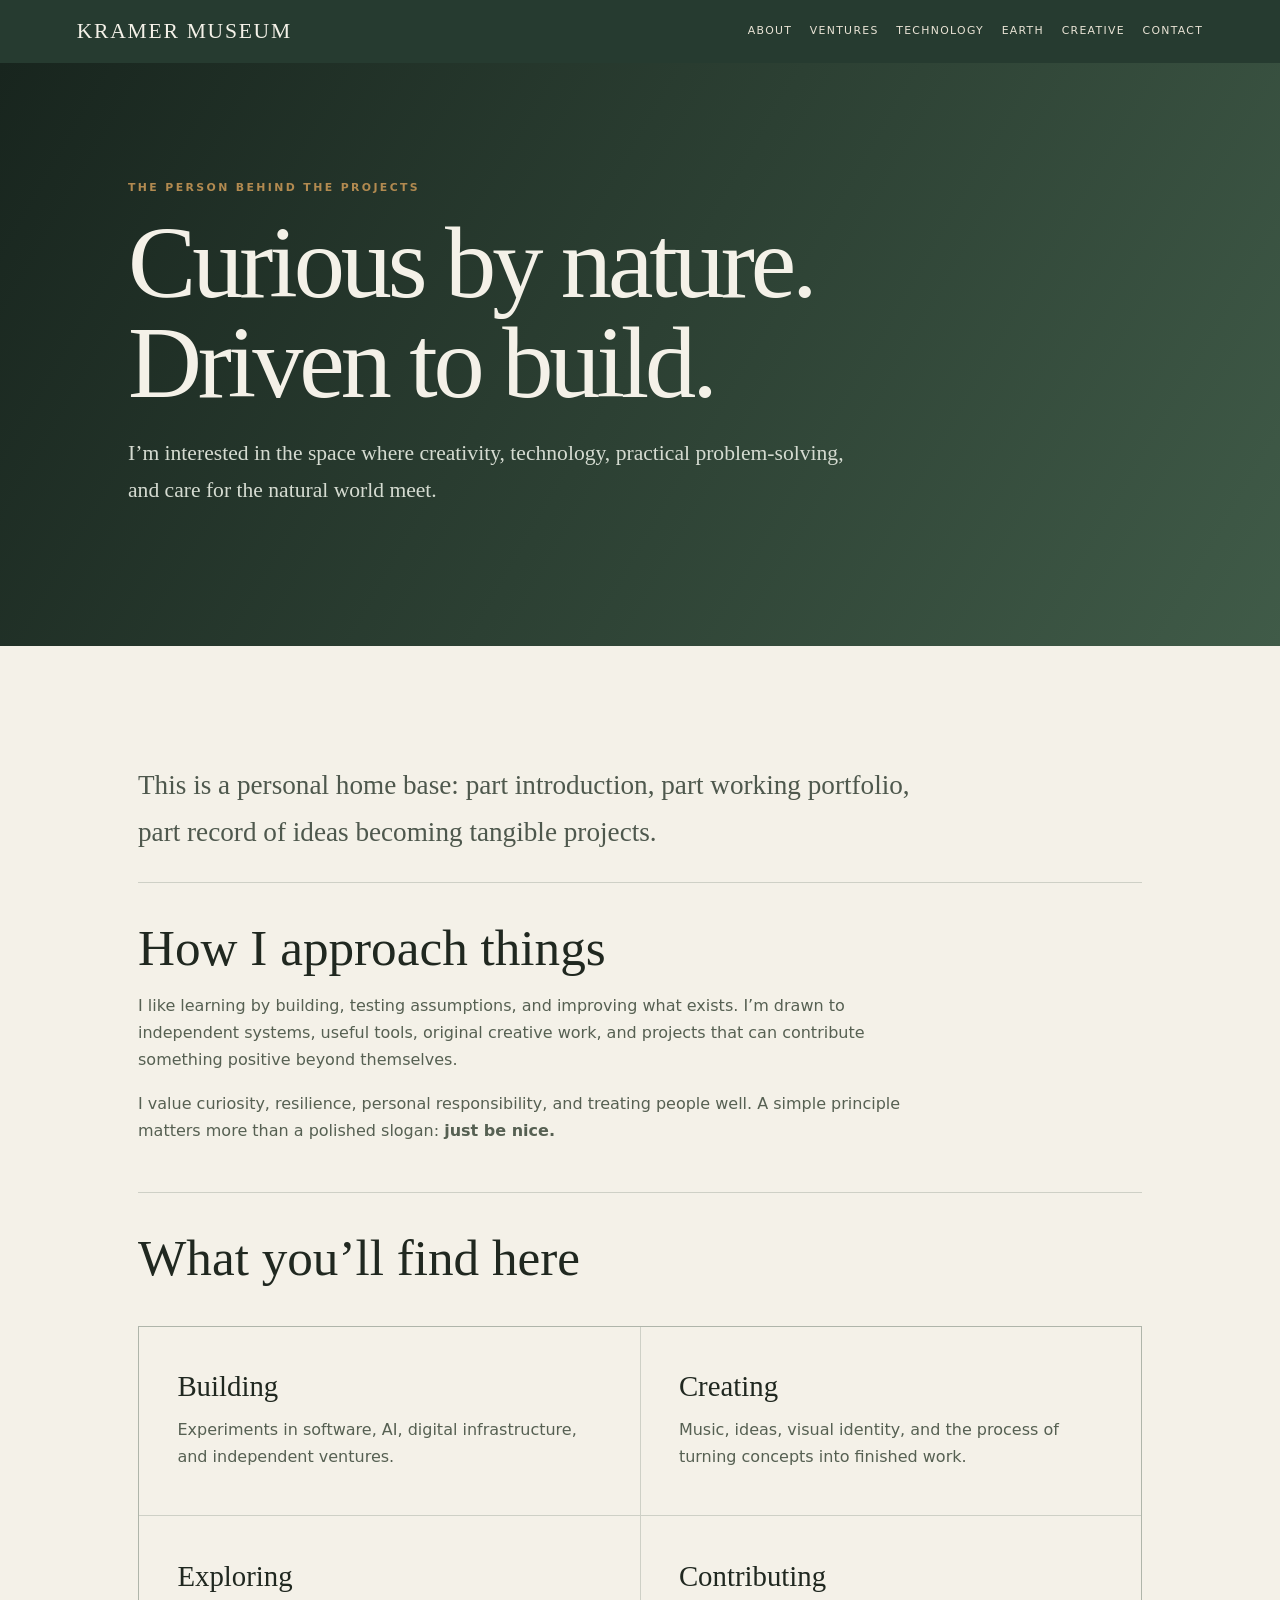
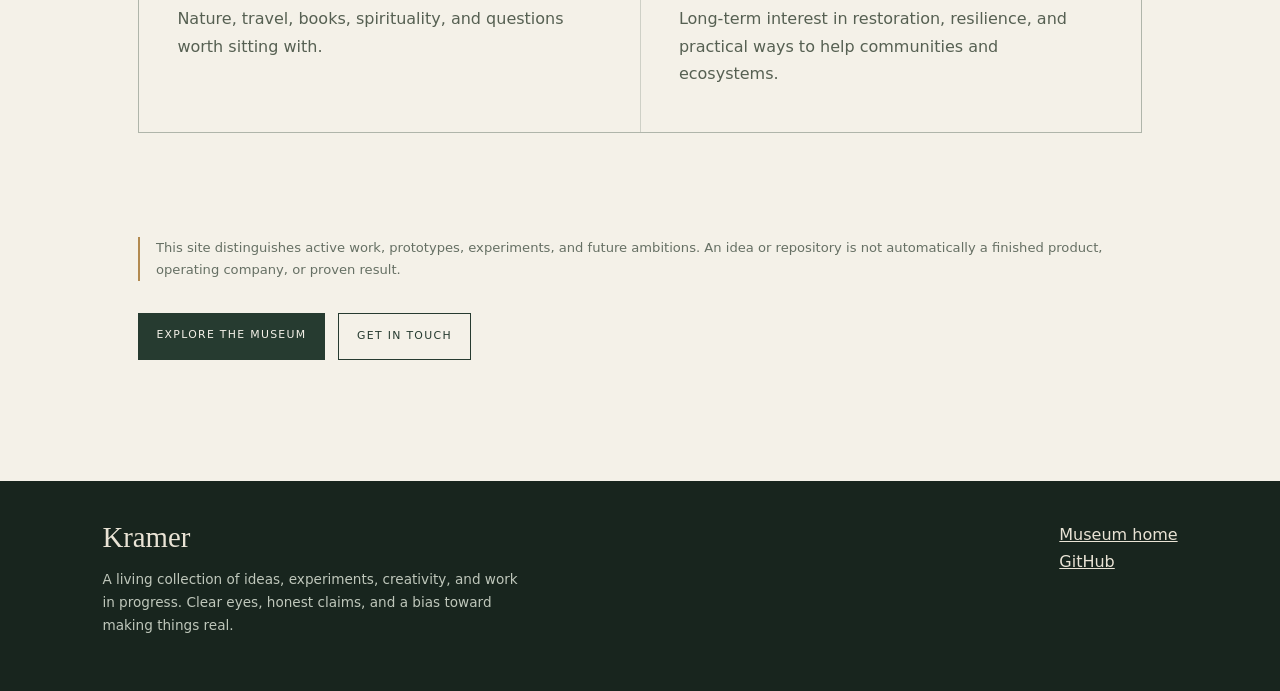
<file: about/index.html>
<!doctype html>
<html lang="en"><head><meta charset="utf-8"><meta name="viewport" content="width=device-width, initial-scale=1"><meta name="theme-color" content="#18251e"><meta name="description" content="Meet Kramer: an independent builder exploring entrepreneurship, technology, creativity, music, and regenerative ideas. A candid introduction and personal values."><meta name="robots" content="index,follow,max-image-preview:large"><link rel="canonical" href="https://godsun108.github.io/Kramer-Museum/about/"><meta property="og:type" content="website"><meta property="og:site_name" content="Kramer Museum"><meta property="og:title" content="About Kramer"><meta property="og:description" content="Meet Kramer: an independent builder exploring entrepreneurship, technology, creativity, music, and regenerative ideas. A candid introduction and personal values."><meta property="og:url" content="https://godsun108.github.io/Kramer-Museum/about/"><meta name="twitter:card" content="summary"><title>About Kramer | Kramer Museum</title><link rel="stylesheet" href="https://godsun108.github.io/Kramer-Museum/assets/site.css"><script type="application/ld+json">{"@context":"https://schema.org","@type":"WebPage","name":"About Kramer","description":"Meet Kramer: an independent builder exploring entrepreneurship, technology, creativity, music, and regenerative ideas. A candid introduction and personal values.","url":"https://godsun108.github.io/Kramer-Museum/about/","isPartOf":{"@type":"WebSite","name":"Kramer Museum","url":"https://godsun108.github.io/Kramer-Museum/"},"about":{"@type":"Person","name":"Kramer","url":"https://godsun108.github.io/Kramer-Museum/about/"}}</script><link rel="icon" type="image/svg+xml" href="https://godsun108.github.io/Kramer-Museum/assets/favicon.svg"></head><body><a class="skip" href="#main">Skip to content</a><header><a class="brand" href="https://godsun108.github.io/Kramer-Museum/">KRAMER MUSEUM</a><nav class="nav" aria-label="Main navigation"><a href="https://godsun108.github.io/Kramer-Museum/about/">About</a><a href="https://godsun108.github.io/Kramer-Museum/ventures/">Ventures</a><a href="https://godsun108.github.io/Kramer-Museum/technology/">Technology</a><a href="https://godsun108.github.io/Kramer-Museum/earth-restoration/">Earth</a><a href="https://godsun108.github.io/Kramer-Museum/creative/">Creative</a><a href="https://godsun108.github.io/Kramer-Museum/contact/">Contact</a></nav></header><section class="hero"><div class="eyebrow">The person behind the projects</div><h1>Curious by nature. Driven to build.</h1><p>I’m interested in the space where creativity, technology, practical problem-solving, and care for the natural world meet.</p></section><main id="main">
<p class="intro">This is a personal home base: part introduction, part working portfolio, part record of ideas becoming tangible projects.</p>
<section class="section"><h2>How I approach things</h2><p>I like learning by building, testing assumptions, and improving what exists. I’m drawn to independent systems, useful tools, original creative work, and projects that can contribute something positive beyond themselves.</p><p>I value curiosity, resilience, personal responsibility, and treating people well. A simple principle matters more than a polished slogan: <strong>just be nice.</strong></p></section>
<section class="section"><h2>What you’ll find here</h2><div class="grid"><article class="card"><h3>Building</h3><p>Experiments in software, AI, digital infrastructure, and independent ventures.</p></article><article class="card"><h3>Creating</h3><p>Music, ideas, visual identity, and the process of turning concepts into finished work.</p></article><article class="card"><h3>Exploring</h3><p>Nature, travel, books, spirituality, and questions worth sitting with.</p></article><article class="card"><h3>Contributing</h3><p>Long-term interest in restoration, resilience, and practical ways to help communities and ecosystems.</p></article></div></section>
<p class="note">This site distinguishes active work, prototypes, experiments, and future ambitions. An idea or repository is not automatically a finished product, operating company, or proven result.</p><div class="actions"><a class="button" href="https://godsun108.github.io/Kramer-Museum/">Explore the museum</a><a class="button alt" href="https://godsun108.github.io/Kramer-Museum/contact/">Get in touch</a></div></main><footer><div><div style="font:normal 1.8rem Georgia,serif">Kramer</div><p>A living collection of ideas, experiments, creativity, and work in progress. Clear eyes, honest claims, and a bias toward making things real.</p></div><div><a href="https://godsun108.github.io/Kramer-Museum/">Museum home</a><br><a href="https://github.com/godsun108">GitHub</a></div></footer></body></html>
</file>
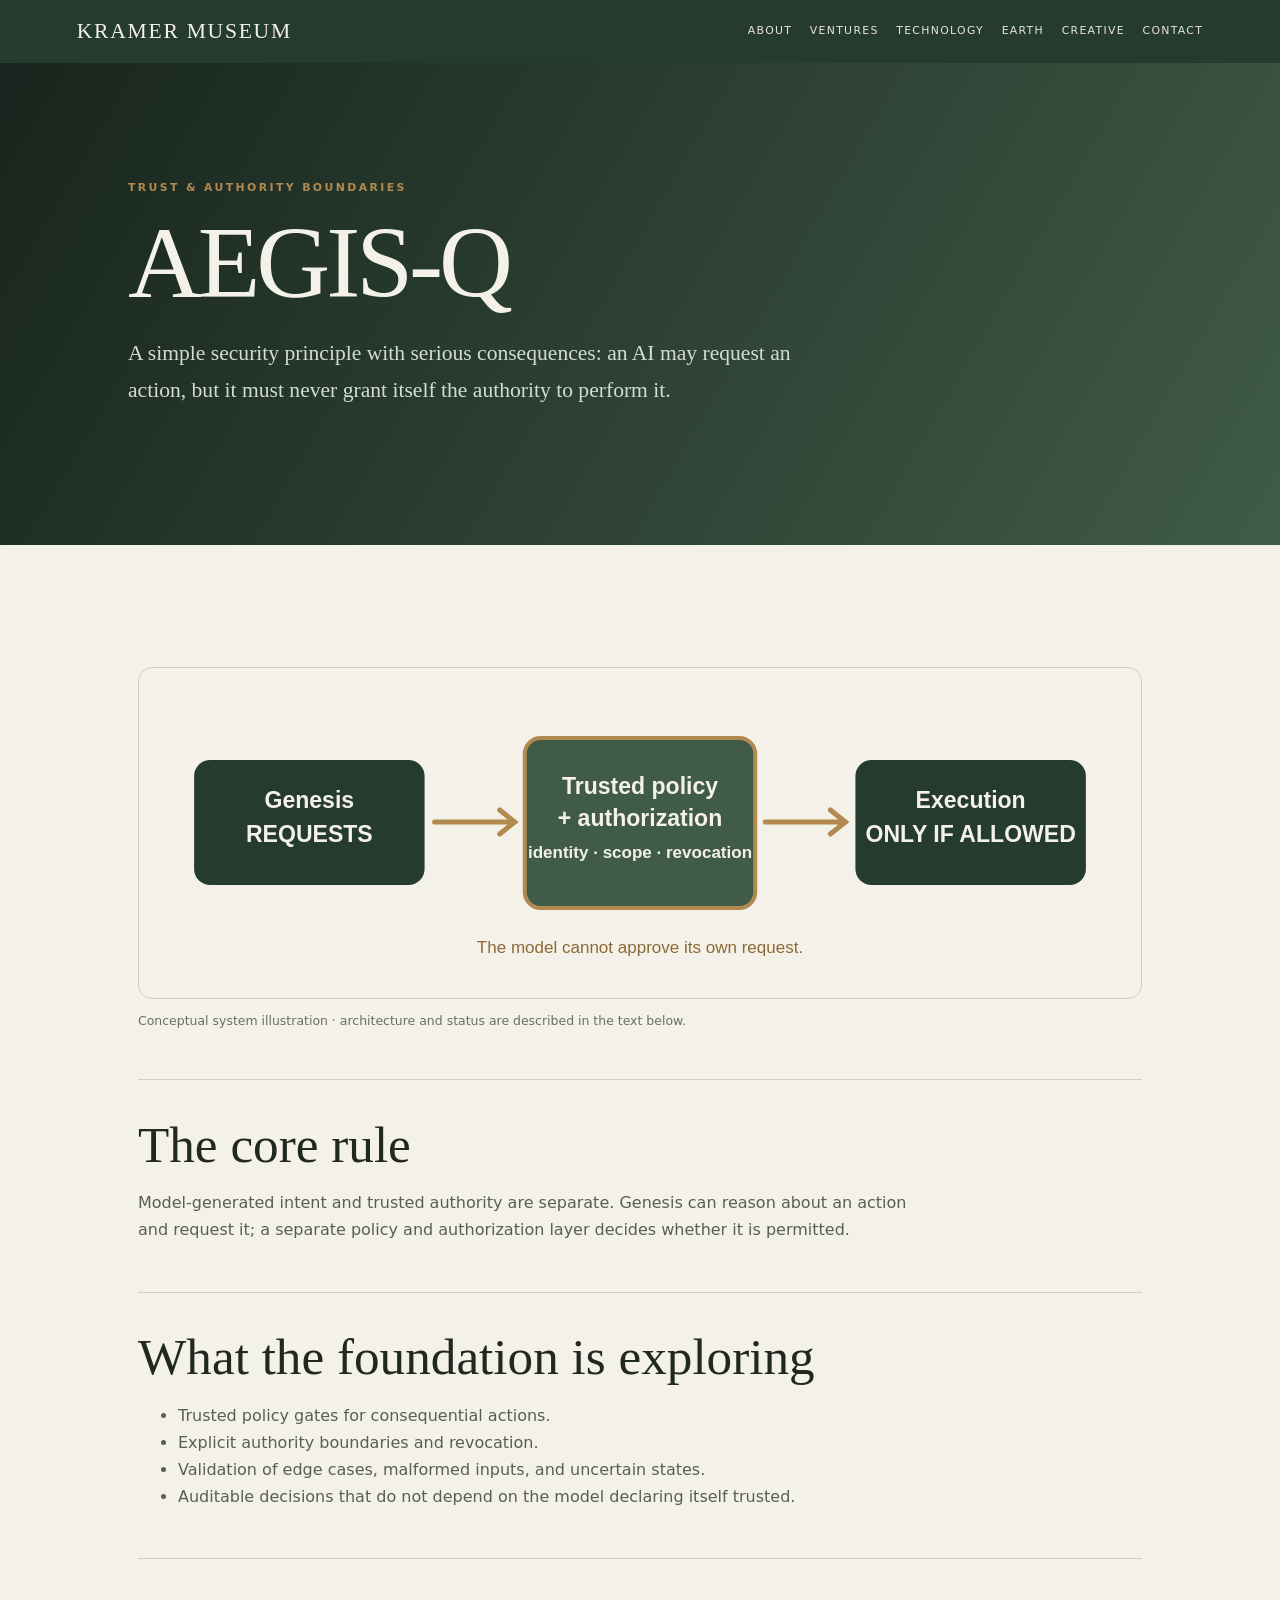
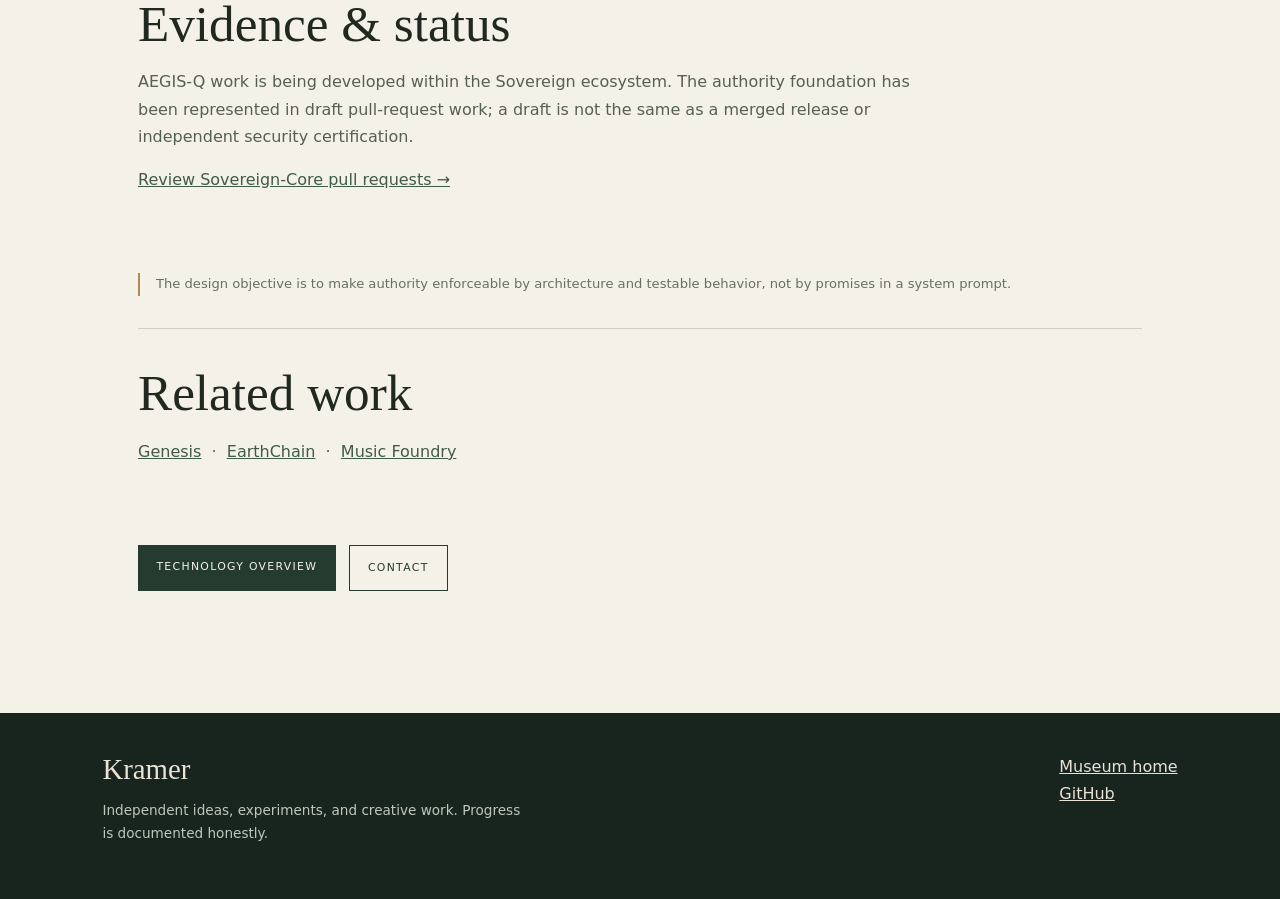
<file: aegis-q/index.html>
<!doctype html><html lang="en"><head><meta charset="utf-8"><meta name="viewport" content="width=device-width,initial-scale=1"><meta name="description" content="Explore AEGIS-Q, an authority and policy foundation designed so AI agents can request consequential actions but cannot authorize themselves."><meta name="robots" content="index,follow,max-image-preview:large"><link rel="canonical" href="https://godsun108.github.io/Kramer-Museum/aegis-q/"><meta property="og:type" content="website"><meta property="og:site_name" content="Kramer Museum"><meta property="og:title" content="AEGIS-Q Authority & Security"><meta property="og:description" content="Explore AEGIS-Q, an authority and policy foundation designed so AI agents can request consequential actions but cannot authorize themselves."><meta property="og:url" content="https://godsun108.github.io/Kramer-Museum/aegis-q/"><meta name="twitter:card" content="summary"><title>AEGIS-Q Authority & Security | Kramer Museum</title><link rel="stylesheet" href="https://godsun108.github.io/Kramer-Museum/assets/site.css"><link rel="icon" type="image/svg+xml" href="https://godsun108.github.io/Kramer-Museum/assets/favicon.svg"><script type="application/ld+json">{"@context":"https://schema.org","@type":"WebPage","name":"AEGIS-Q Authority & Security","description":"Explore AEGIS-Q, an authority and policy foundation designed so AI agents can request consequential actions but cannot authorize themselves.","url":"https://godsun108.github.io/Kramer-Museum/aegis-q/","isPartOf":{"@type":"WebSite","name":"Kramer Museum","url":"https://godsun108.github.io/Kramer-Museum/"}}</script></head><body><a class="skip" href="#main">Skip to content</a><header><a class="brand" href="https://godsun108.github.io/Kramer-Museum/">KRAMER MUSEUM</a><nav class="nav" aria-label="Main navigation"><a href="https://godsun108.github.io/Kramer-Museum/about/">About</a><a href="https://godsun108.github.io/Kramer-Museum/ventures/">Ventures</a><a href="https://godsun108.github.io/Kramer-Museum/technology/">Technology</a><a href="https://godsun108.github.io/Kramer-Museum/earth-restoration/">Earth</a><a href="https://godsun108.github.io/Kramer-Museum/creative/">Creative</a><a href="https://godsun108.github.io/Kramer-Museum/contact/">Contact</a></nav></header><section class="hero"><div class="eyebrow">Trust & authority boundaries</div><h1>AEGIS-Q</h1><p>A simple security principle with serious consequences: an AI may request an action, but it must never grant itself the authority to perform it.</p></section><main id="main">
<figure class="project-visual" style="margin:2rem 0 3rem"><img src="https://godsun108.github.io/Kramer-Museum/assets/aegis-boundary.svg" alt="AEGIS-Q authority boundary: Genesis requests an action, trusted policy evaluates it, and execution proceeds only if allowed." loading="lazy" style="display:block;width:100%;height:auto;border:1px solid rgba(38,59,48,.18);border-radius:14px"><figcaption style="font-size:.78rem;color:#667064;margin-top:.65rem">Conceptual system illustration · architecture and status are described in the text below.</figcaption></figure>
<section class="section"><h2>The core rule</h2><p>Model-generated intent and trusted authority are separate. Genesis can reason about an action and request it; a separate policy and authorization layer decides whether it is permitted.</p></section>
<section class="section"><h2>What the foundation is exploring</h2><ul><li>Trusted policy gates for consequential actions.</li><li>Explicit authority boundaries and revocation.</li><li>Validation of edge cases, malformed inputs, and uncertain states.</li><li>Auditable decisions that do not depend on the model declaring itself trusted.</li></ul></section>
<section class="section"><h2>Evidence & status</h2><p>AEGIS-Q work is being developed within the Sovereign ecosystem. The authority foundation has been represented in draft pull-request work; a draft is not the same as a merged release or independent security certification.</p><p><a href="https://github.com/godsun108/Sovereign-Core/pulls">Review Sovereign-Core pull requests →</a></p></section>
<p class="note">The design objective is to make authority enforceable by architecture and testable behavior, not by promises in a system prompt.</p><section class="section"><h2>Related work</h2><p><a href="https://godsun108.github.io/Kramer-Museum/genesis/">Genesis</a> &nbsp;·&nbsp; <a href="https://godsun108.github.io/Kramer-Museum/earthchain/">EarthChain</a> &nbsp;·&nbsp; <a href="https://godsun108.github.io/Kramer-Museum/music-foundry/">Music Foundry</a></p></section>
<div class="actions"><a class="button" href="https://godsun108.github.io/Kramer-Museum/technology/">Technology overview</a><a class="button alt" href="https://godsun108.github.io/Kramer-Museum/contact/">Contact</a></div></main><footer><div><div style="font:normal 1.8rem Georgia,serif">Kramer</div><p>Independent ideas, experiments, and creative work. Progress is documented honestly.</p></div><div><a href="https://godsun108.github.io/Kramer-Museum/">Museum home</a><br><a href="https://github.com/godsun108">GitHub</a></div></footer></body></html>
</file>
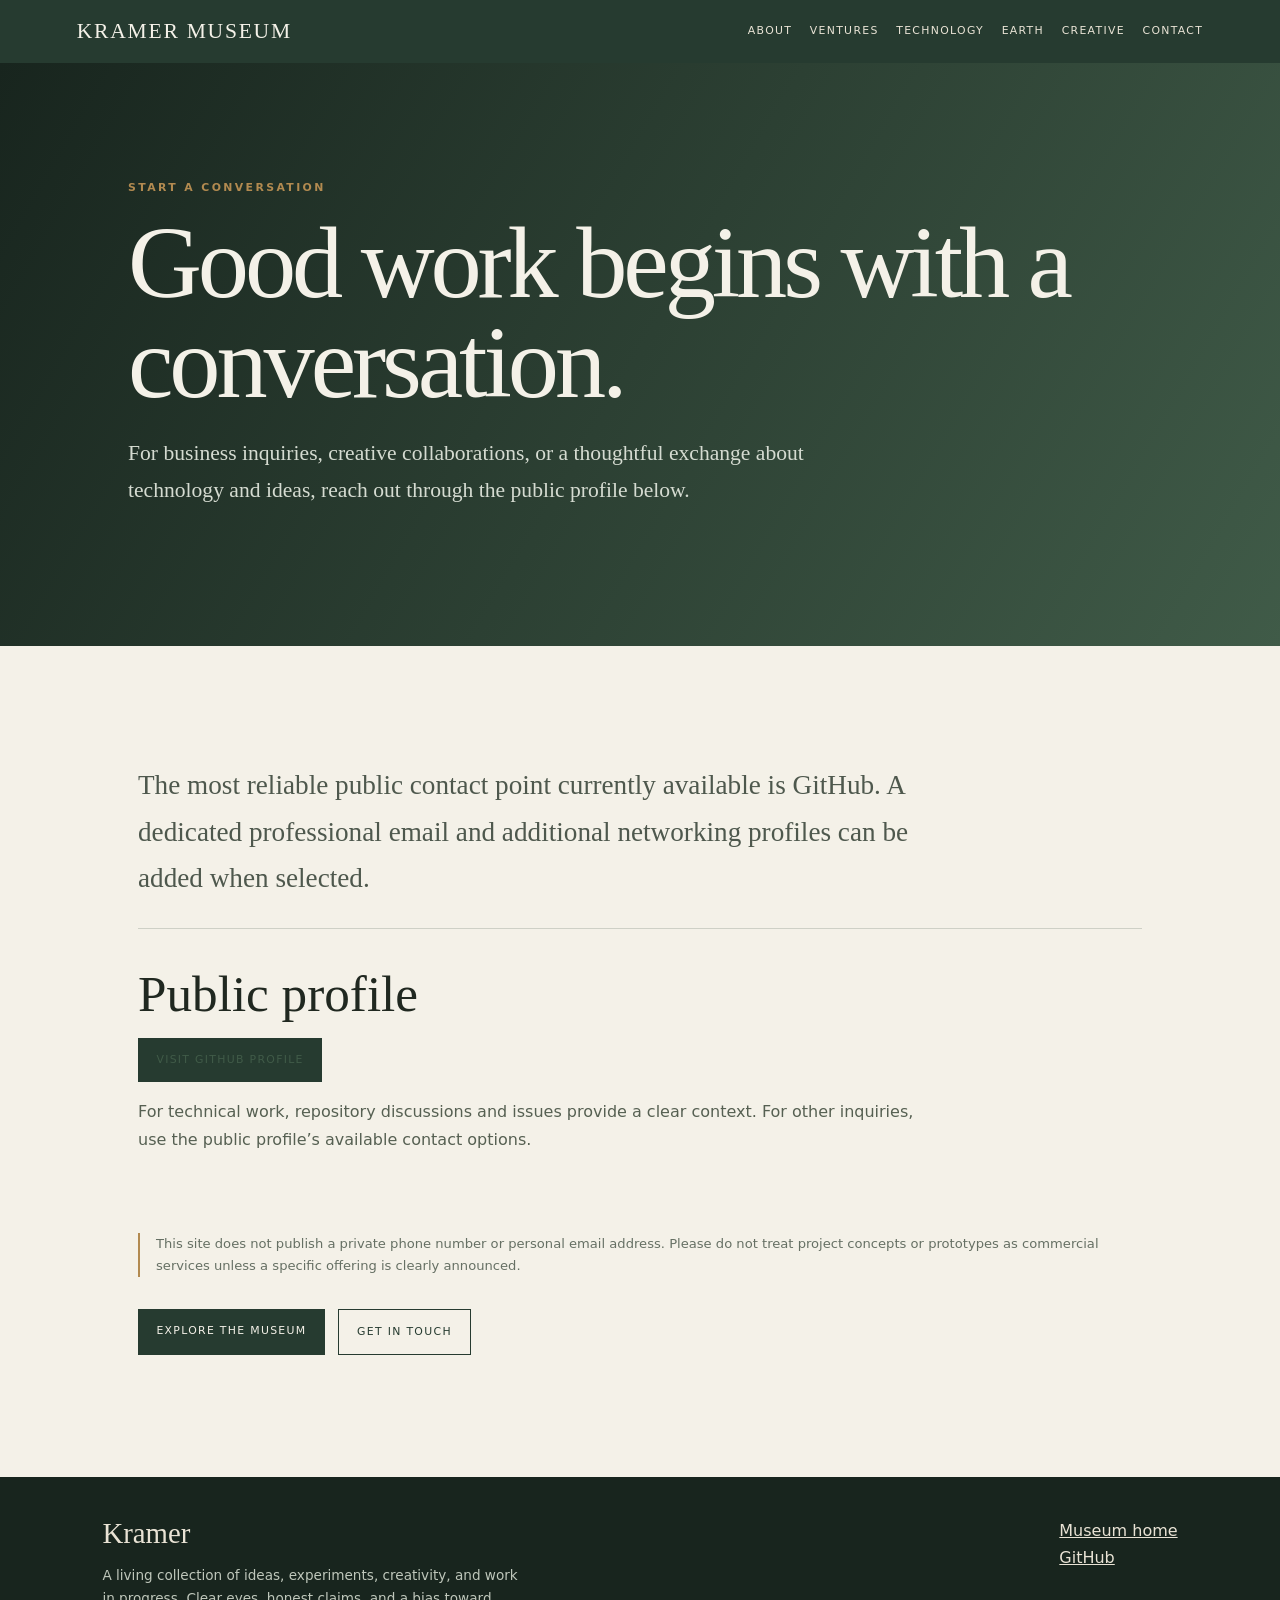
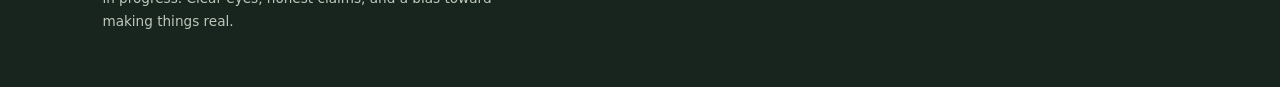
<file: contact/index.html>
<!doctype html>
<html lang="en"><head><meta charset="utf-8"><meta name="viewport" content="width=device-width, initial-scale=1"><meta name="theme-color" content="#18251e"><meta name="description" content="Contact Kramer for business inquiries, creative collaborations, and thoughtful conversations about technology and regenerative ideas."><meta name="robots" content="index,follow,max-image-preview:large"><link rel="canonical" href="https://godsun108.github.io/Kramer-Museum/contact/"><meta property="og:type" content="website"><meta property="og:site_name" content="Kramer Museum"><meta property="og:title" content="Contact Kramer"><meta property="og:description" content="Contact Kramer for business inquiries, creative collaborations, and thoughtful conversations about technology and regenerative ideas."><meta property="og:url" content="https://godsun108.github.io/Kramer-Museum/contact/"><meta name="twitter:card" content="summary"><title>Contact Kramer | Kramer Museum</title><link rel="stylesheet" href="https://godsun108.github.io/Kramer-Museum/assets/site.css"><script type="application/ld+json">{"@context":"https://schema.org","@type":"WebPage","name":"Contact Kramer","description":"Contact Kramer for business inquiries, creative collaborations, and thoughtful conversations about technology and regenerative ideas.","url":"https://godsun108.github.io/Kramer-Museum/contact/","isPartOf":{"@type":"WebSite","name":"Kramer Museum","url":"https://godsun108.github.io/Kramer-Museum/"},"about":{"@type":"Person","name":"Kramer","url":"https://godsun108.github.io/Kramer-Museum/about/"}}</script><link rel="icon" type="image/svg+xml" href="https://godsun108.github.io/Kramer-Museum/assets/favicon.svg"></head><body><a class="skip" href="#main">Skip to content</a><header><a class="brand" href="https://godsun108.github.io/Kramer-Museum/">KRAMER MUSEUM</a><nav class="nav" aria-label="Main navigation"><a href="https://godsun108.github.io/Kramer-Museum/about/">About</a><a href="https://godsun108.github.io/Kramer-Museum/ventures/">Ventures</a><a href="https://godsun108.github.io/Kramer-Museum/technology/">Technology</a><a href="https://godsun108.github.io/Kramer-Museum/earth-restoration/">Earth</a><a href="https://godsun108.github.io/Kramer-Museum/creative/">Creative</a><a href="https://godsun108.github.io/Kramer-Museum/contact/">Contact</a></nav></header><section class="hero"><div class="eyebrow">Start a conversation</div><h1>Good work begins with a conversation.</h1><p>For business inquiries, creative collaborations, or a thoughtful exchange about technology and ideas, reach out through the public profile below.</p></section><main id="main">
<p class="intro">The most reliable public contact point currently available is GitHub. A dedicated professional email and additional networking profiles can be added when selected.</p>
<section class="section"><h2>Public profile</h2><p><a class="button" href="https://github.com/godsun108" rel="me">Visit GitHub profile</a></p><p>For technical work, repository discussions and issues provide a clear context. For other inquiries, use the public profile’s available contact options.</p></section>
<p class="note">This site does not publish a private phone number or personal email address. Please do not treat project concepts or prototypes as commercial services unless a specific offering is clearly announced.</p><div class="actions"><a class="button" href="https://godsun108.github.io/Kramer-Museum/">Explore the museum</a><a class="button alt" href="https://godsun108.github.io/Kramer-Museum/contact/">Get in touch</a></div></main><footer><div><div style="font:normal 1.8rem Georgia,serif">Kramer</div><p>A living collection of ideas, experiments, creativity, and work in progress. Clear eyes, honest claims, and a bias toward making things real.</p></div><div><a href="https://godsun108.github.io/Kramer-Museum/">Museum home</a><br><a href="https://github.com/godsun108">GitHub</a></div></footer></body></html>
</file>
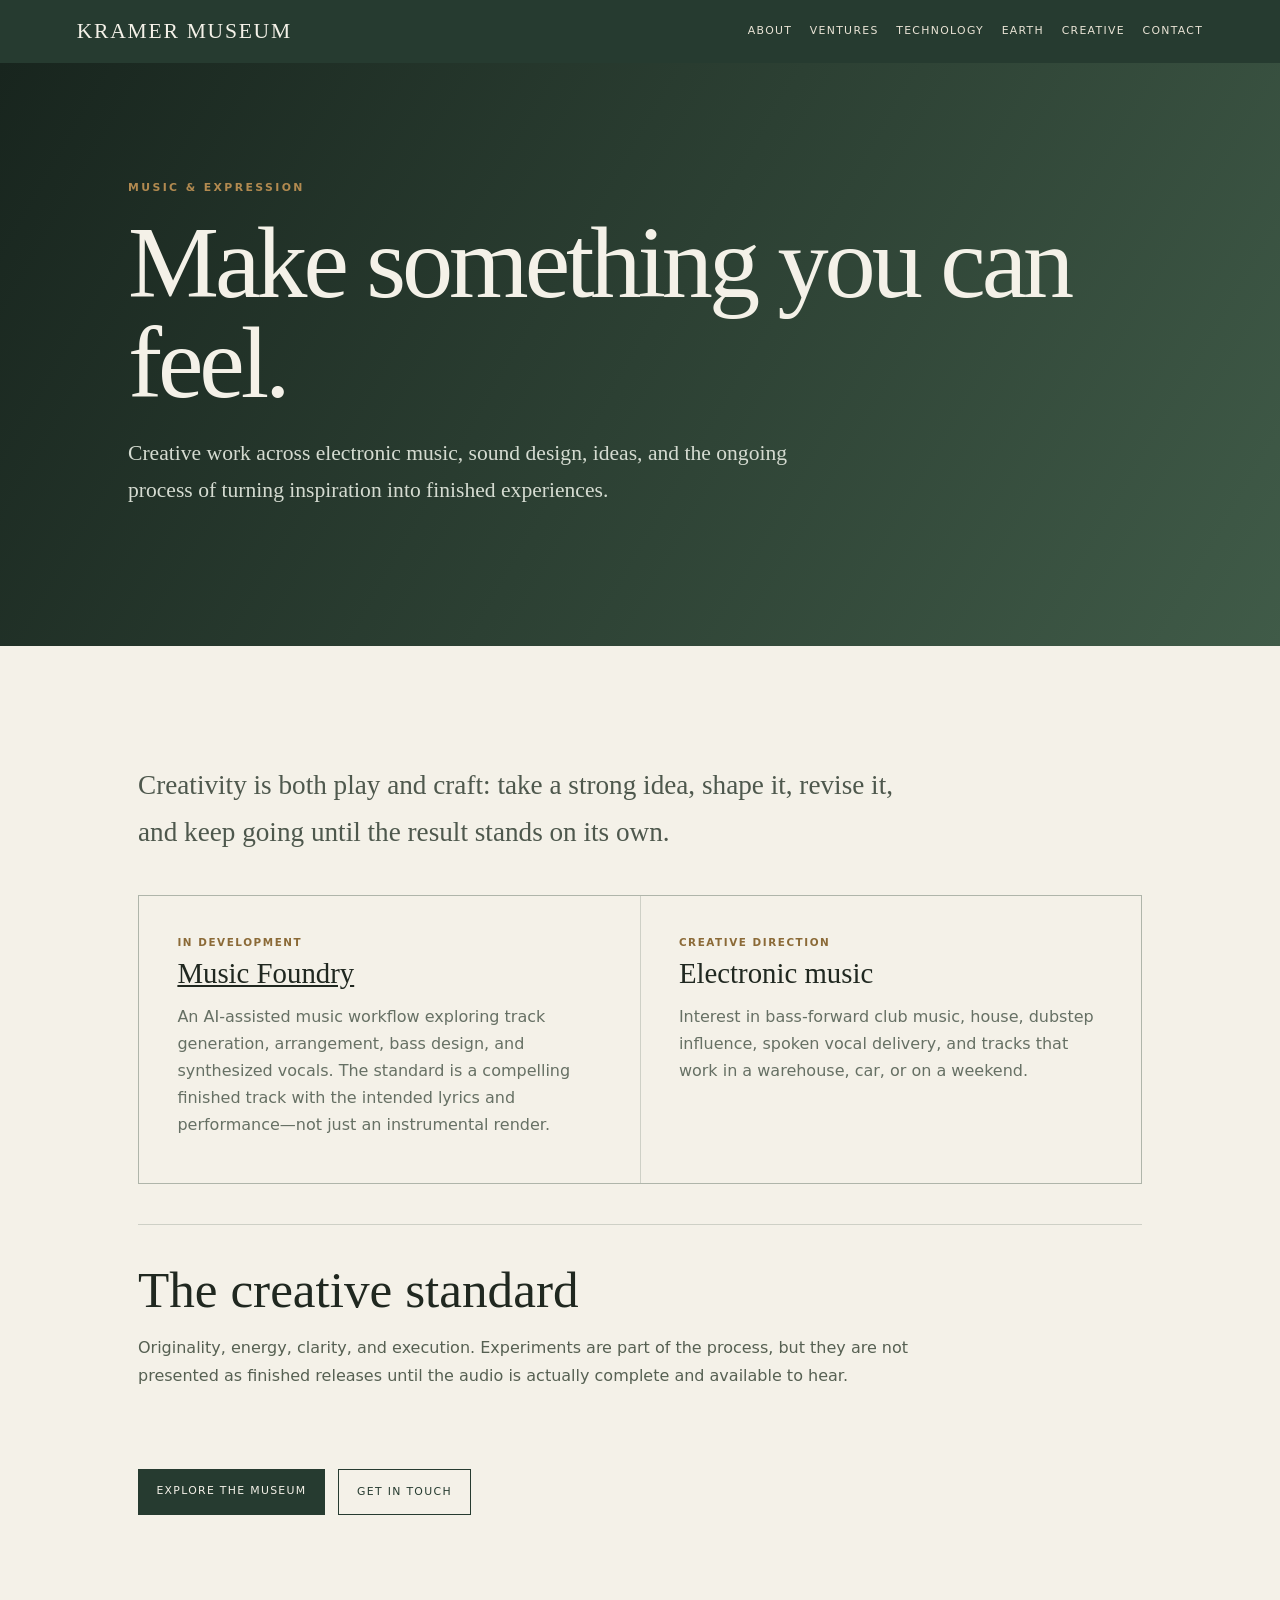
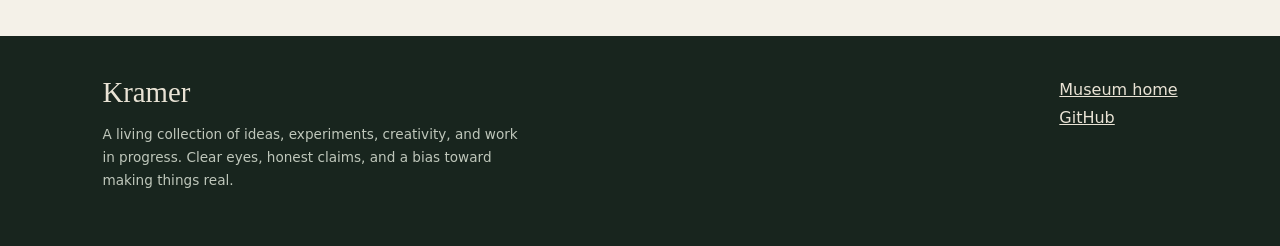
<file: creative/index.html>
<!doctype html>
<html lang="en"><head><meta charset="utf-8"><meta name="viewport" content="width=device-width, initial-scale=1"><meta name="theme-color" content="#18251e"><meta name="description" content="Discover Kramer’s creative interests and developing music projects, including Music Foundry and original electronic music production."><meta name="robots" content="index,follow,max-image-preview:large"><link rel="canonical" href="https://godsun108.github.io/Kramer-Museum/creative/"><meta property="og:type" content="website"><meta property="og:site_name" content="Kramer Museum"><meta property="og:title" content="Music & Creative Work"><meta property="og:description" content="Discover Kramer’s creative interests and developing music projects, including Music Foundry and original electronic music production."><meta property="og:url" content="https://godsun108.github.io/Kramer-Museum/creative/"><meta name="twitter:card" content="summary"><title>Music & Creative Work | Kramer Museum</title><link rel="stylesheet" href="https://godsun108.github.io/Kramer-Museum/assets/site.css"><script type="application/ld+json">{"@context":"https://schema.org","@type":"WebPage","name":"Music & Creative Work","description":"Discover Kramer’s creative interests and developing music projects, including Music Foundry and original electronic music production.","url":"https://godsun108.github.io/Kramer-Museum/creative/","isPartOf":{"@type":"WebSite","name":"Kramer Museum","url":"https://godsun108.github.io/Kramer-Museum/"},"about":{"@type":"Person","name":"Kramer","url":"https://godsun108.github.io/Kramer-Museum/about/"}}</script><link rel="icon" type="image/svg+xml" href="https://godsun108.github.io/Kramer-Museum/assets/favicon.svg"></head><body><a class="skip" href="#main">Skip to content</a><header><a class="brand" href="https://godsun108.github.io/Kramer-Museum/">KRAMER MUSEUM</a><nav class="nav" aria-label="Main navigation"><a href="https://godsun108.github.io/Kramer-Museum/about/">About</a><a href="https://godsun108.github.io/Kramer-Museum/ventures/">Ventures</a><a href="https://godsun108.github.io/Kramer-Museum/technology/">Technology</a><a href="https://godsun108.github.io/Kramer-Museum/earth-restoration/">Earth</a><a href="https://godsun108.github.io/Kramer-Museum/creative/">Creative</a><a href="https://godsun108.github.io/Kramer-Museum/contact/">Contact</a></nav></header><section class="hero"><div class="eyebrow">Music & expression</div><h1>Make something you can feel.</h1><p>Creative work across electronic music, sound design, ideas, and the ongoing process of turning inspiration into finished experiences.</p></section><main id="main">
<p class="intro">Creativity is both play and craft: take a strong idea, shape it, revise it, and keep going until the result stands on its own.</p>
<div class="grid"><article class="card"><div class="status">In development</div><h2><a href="https://godsun108.github.io/Kramer-Museum/music-foundry/">Music Foundry</a></h2><p>An AI-assisted music workflow exploring track generation, arrangement, bass design, and synthesized vocals. The standard is a compelling finished track with the intended lyrics and performance—not just an instrumental render.</p></article><article class="card"><div class="status">Creative direction</div><h2>Electronic music</h2><p>Interest in bass-forward club music, house, dubstep influence, spoken vocal delivery, and tracks that work in a warehouse, car, or on a weekend.</p></article></div>
<section class="section"><h2>The creative standard</h2><p>Originality, energy, clarity, and execution. Experiments are part of the process, but they are not presented as finished releases until the audio is actually complete and available to hear.</p></section><div class="actions"><a class="button" href="https://godsun108.github.io/Kramer-Museum/">Explore the museum</a><a class="button alt" href="https://godsun108.github.io/Kramer-Museum/contact/">Get in touch</a></div></main><footer><div><div style="font:normal 1.8rem Georgia,serif">Kramer</div><p>A living collection of ideas, experiments, creativity, and work in progress. Clear eyes, honest claims, and a bias toward making things real.</p></div><div><a href="https://godsun108.github.io/Kramer-Museum/">Museum home</a><br><a href="https://github.com/godsun108">GitHub</a></div></footer></body></html>
</file>
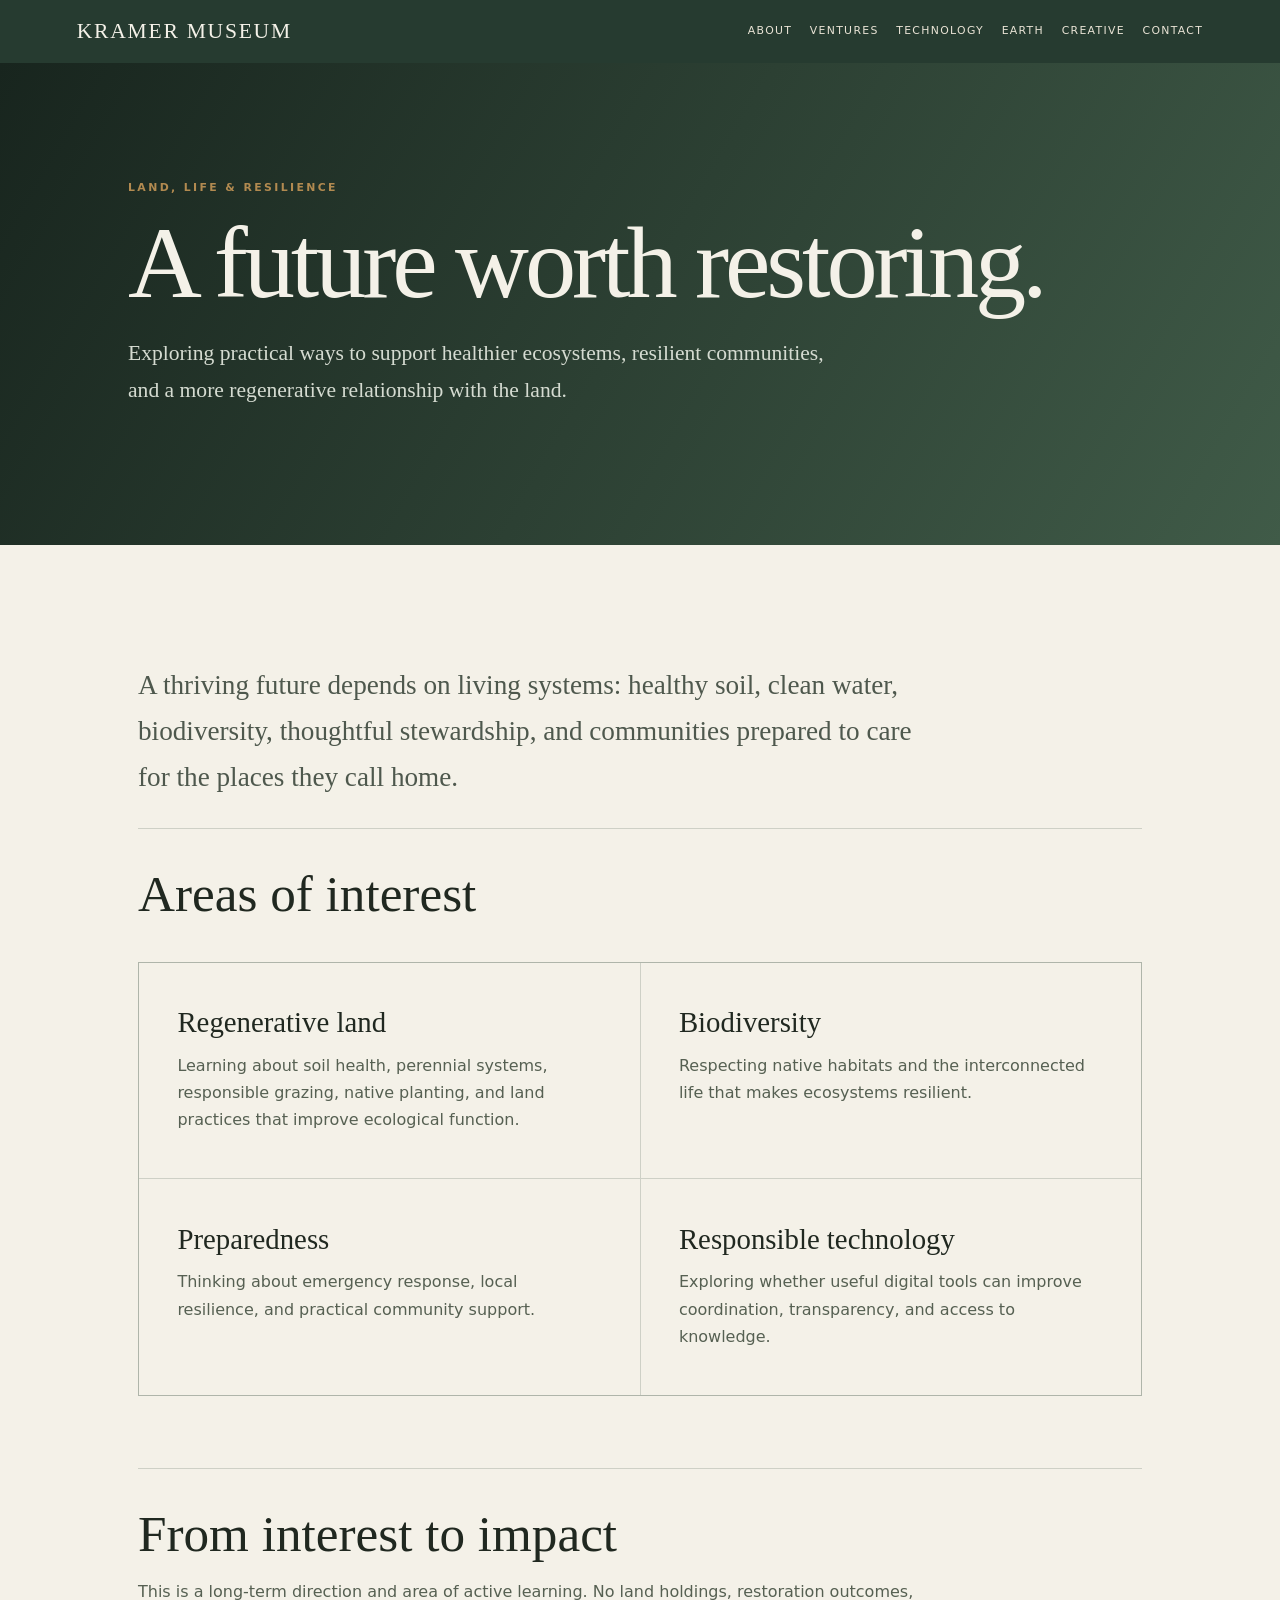
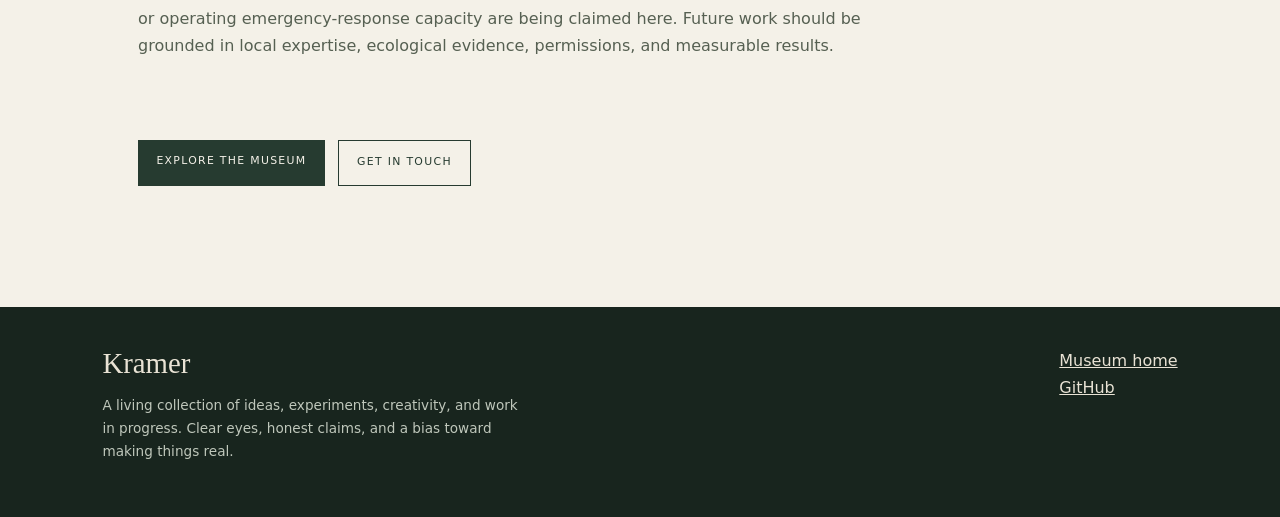
<file: earth-restoration/index.html>
<!doctype html>
<html lang="en"><head><meta charset="utf-8"><meta name="viewport" content="width=device-width, initial-scale=1"><meta name="theme-color" content="#18251e"><meta name="description" content="Kramer’s long-term interest in ecological restoration, regenerative land stewardship, biodiversity, and resilient community systems."><meta name="robots" content="index,follow,max-image-preview:large"><link rel="canonical" href="https://godsun108.github.io/Kramer-Museum/earth-restoration/"><meta property="og:type" content="website"><meta property="og:site_name" content="Kramer Museum"><meta property="og:title" content="Earth Restoration & Regenerative Ideas"><meta property="og:description" content="Kramer’s long-term interest in ecological restoration, regenerative land stewardship, biodiversity, and resilient community systems."><meta property="og:url" content="https://godsun108.github.io/Kramer-Museum/earth-restoration/"><meta name="twitter:card" content="summary"><title>Earth Restoration & Regenerative Ideas | Kramer Museum</title><link rel="stylesheet" href="https://godsun108.github.io/Kramer-Museum/assets/site.css"><script type="application/ld+json">{"@context":"https://schema.org","@type":"WebPage","name":"Earth Restoration & Regenerative Ideas","description":"Kramer’s long-term interest in ecological restoration, regenerative land stewardship, biodiversity, and resilient community systems.","url":"https://godsun108.github.io/Kramer-Museum/earth-restoration/","isPartOf":{"@type":"WebSite","name":"Kramer Museum","url":"https://godsun108.github.io/Kramer-Museum/"},"about":{"@type":"Person","name":"Kramer","url":"https://godsun108.github.io/Kramer-Museum/about/"}}</script><link rel="icon" type="image/svg+xml" href="https://godsun108.github.io/Kramer-Museum/assets/favicon.svg"></head><body><a class="skip" href="#main">Skip to content</a><header><a class="brand" href="https://godsun108.github.io/Kramer-Museum/">KRAMER MUSEUM</a><nav class="nav" aria-label="Main navigation"><a href="https://godsun108.github.io/Kramer-Museum/about/">About</a><a href="https://godsun108.github.io/Kramer-Museum/ventures/">Ventures</a><a href="https://godsun108.github.io/Kramer-Museum/technology/">Technology</a><a href="https://godsun108.github.io/Kramer-Museum/earth-restoration/">Earth</a><a href="https://godsun108.github.io/Kramer-Museum/creative/">Creative</a><a href="https://godsun108.github.io/Kramer-Museum/contact/">Contact</a></nav></header><section class="hero"><div class="eyebrow">Land, life & resilience</div><h1>A future worth restoring.</h1><p>Exploring practical ways to support healthier ecosystems, resilient communities, and a more regenerative relationship with the land.</p></section><main id="main">
<p class="intro">A thriving future depends on living systems: healthy soil, clean water, biodiversity, thoughtful stewardship, and communities prepared to care for the places they call home.</p>
<section class="section"><h2>Areas of interest</h2><div class="grid"><article class="card"><h3>Regenerative land</h3><p>Learning about soil health, perennial systems, responsible grazing, native planting, and land practices that improve ecological function.</p></article><article class="card"><h3>Biodiversity</h3><p>Respecting native habitats and the interconnected life that makes ecosystems resilient.</p></article><article class="card"><h3>Preparedness</h3><p>Thinking about emergency response, local resilience, and practical community support.</p></article><article class="card"><h3>Responsible technology</h3><p>Exploring whether useful digital tools can improve coordination, transparency, and access to knowledge.</p></article></div></section>
<section class="section"><h2>From interest to impact</h2><p>This is a long-term direction and area of active learning. No land holdings, restoration outcomes, or operating emergency-response capacity are being claimed here. Future work should be grounded in local expertise, ecological evidence, permissions, and measurable results.</p></section><div class="actions"><a class="button" href="https://godsun108.github.io/Kramer-Museum/">Explore the museum</a><a class="button alt" href="https://godsun108.github.io/Kramer-Museum/contact/">Get in touch</a></div></main><footer><div><div style="font:normal 1.8rem Georgia,serif">Kramer</div><p>A living collection of ideas, experiments, creativity, and work in progress. Clear eyes, honest claims, and a bias toward making things real.</p></div><div><a href="https://godsun108.github.io/Kramer-Museum/">Museum home</a><br><a href="https://github.com/godsun108">GitHub</a></div></footer></body></html>
</file>
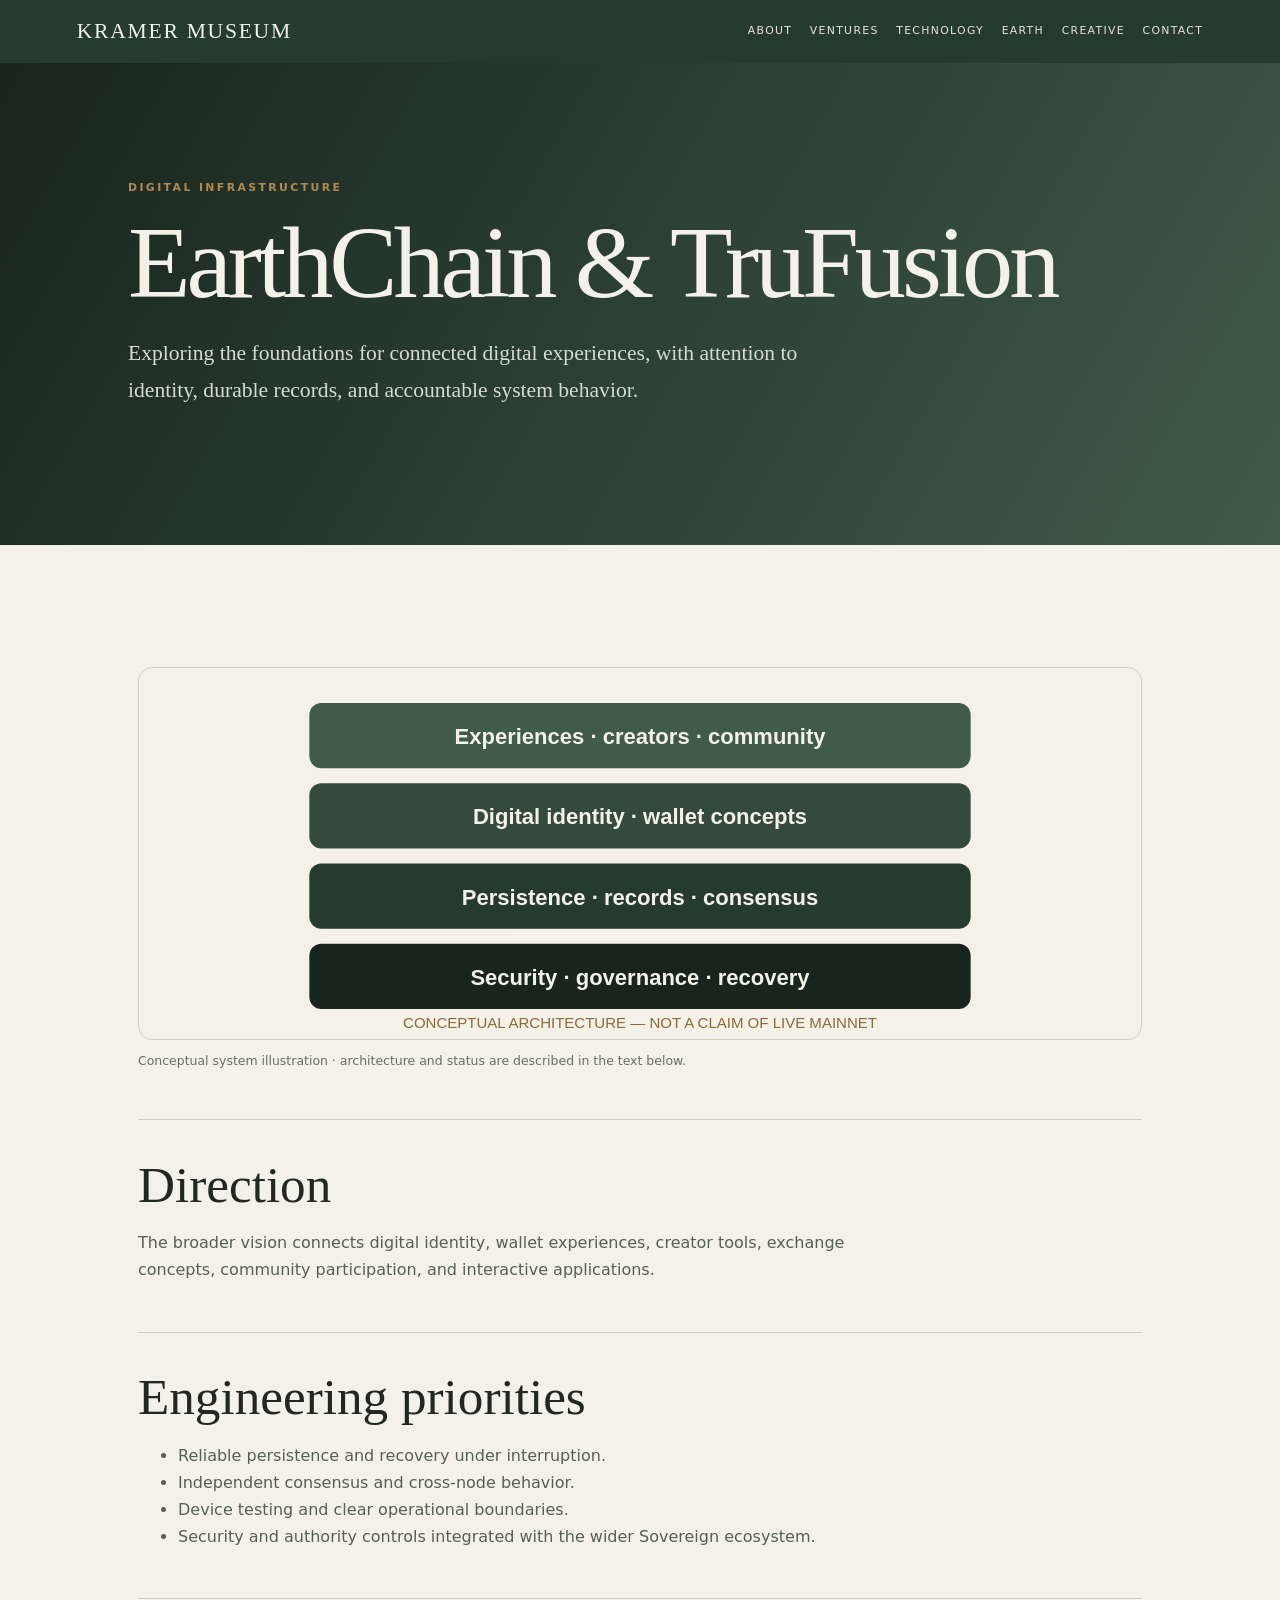
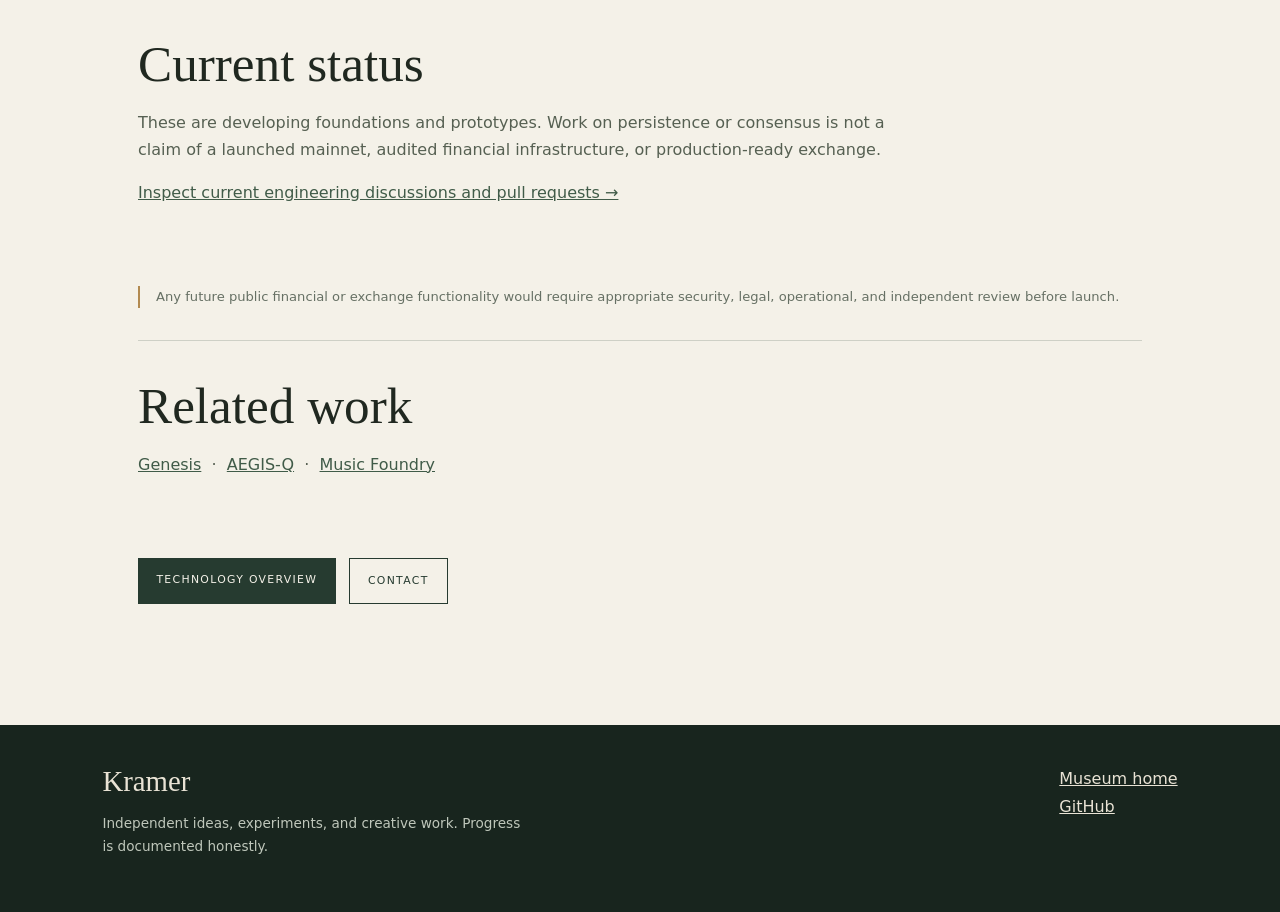
<file: earthchain/index.html>
<!doctype html><html lang="en"><head><meta charset="utf-8"><meta name="viewport" content="width=device-width,initial-scale=1"><meta name="description" content="An overview of EarthChain and TruFusion development exploring digital identity, wallet experiences, persistence, consensus, and connected creator ecosystems."><meta name="robots" content="index,follow,max-image-preview:large"><link rel="canonical" href="https://godsun108.github.io/Kramer-Museum/earthchain/"><meta property="og:type" content="website"><meta property="og:site_name" content="Kramer Museum"><meta property="og:title" content="EarthChain & TruFusion"><meta property="og:description" content="An overview of EarthChain and TruFusion development exploring digital identity, wallet experiences, persistence, consensus, and connected creator ecosystems."><meta property="og:url" content="https://godsun108.github.io/Kramer-Museum/earthchain/"><meta name="twitter:card" content="summary"><title>EarthChain & TruFusion | Kramer Museum</title><link rel="stylesheet" href="https://godsun108.github.io/Kramer-Museum/assets/site.css"><link rel="icon" type="image/svg+xml" href="https://godsun108.github.io/Kramer-Museum/assets/favicon.svg"><script type="application/ld+json">{"@context":"https://schema.org","@type":"WebPage","name":"EarthChain & TruFusion","description":"An overview of EarthChain and TruFusion development exploring digital identity, wallet experiences, persistence, consensus, and connected creator ecosystems.","url":"https://godsun108.github.io/Kramer-Museum/earthchain/","isPartOf":{"@type":"WebSite","name":"Kramer Museum","url":"https://godsun108.github.io/Kramer-Museum/"}}</script></head><body><a class="skip" href="#main">Skip to content</a><header><a class="brand" href="https://godsun108.github.io/Kramer-Museum/">KRAMER MUSEUM</a><nav class="nav" aria-label="Main navigation"><a href="https://godsun108.github.io/Kramer-Museum/about/">About</a><a href="https://godsun108.github.io/Kramer-Museum/ventures/">Ventures</a><a href="https://godsun108.github.io/Kramer-Museum/technology/">Technology</a><a href="https://godsun108.github.io/Kramer-Museum/earth-restoration/">Earth</a><a href="https://godsun108.github.io/Kramer-Museum/creative/">Creative</a><a href="https://godsun108.github.io/Kramer-Museum/contact/">Contact</a></nav></header><section class="hero"><div class="eyebrow">Digital infrastructure</div><h1>EarthChain & TruFusion</h1><p>Exploring the foundations for connected digital experiences, with attention to identity, durable records, and accountable system behavior.</p></section><main id="main">
<figure class="project-visual" style="margin:2rem 0 3rem"><img src="https://godsun108.github.io/Kramer-Museum/assets/earthchain-stack.svg" alt="Conceptual EarthChain stack spanning experiences, identity and wallets, persistence and consensus, and security and governance." loading="lazy" style="display:block;width:100%;height:auto;border:1px solid rgba(38,59,48,.18);border-radius:14px"><figcaption style="font-size:.78rem;color:#667064;margin-top:.65rem">Conceptual system illustration · architecture and status are described in the text below.</figcaption></figure>
<section class="section"><h2>Direction</h2><p>The broader vision connects digital identity, wallet experiences, creator tools, exchange concepts, community participation, and interactive applications.</p></section>
<section class="section"><h2>Engineering priorities</h2><ul><li>Reliable persistence and recovery under interruption.</li><li>Independent consensus and cross-node behavior.</li><li>Device testing and clear operational boundaries.</li><li>Security and authority controls integrated with the wider Sovereign ecosystem.</li></ul></section>
<section class="section"><h2>Current status</h2><p>These are developing foundations and prototypes. Work on persistence or consensus is not a claim of a launched mainnet, audited financial infrastructure, or production-ready exchange.</p><p><a href="https://github.com/godsun108/Sovereign-Core/pulls">Inspect current engineering discussions and pull requests →</a></p></section>
<p class="note">Any future public financial or exchange functionality would require appropriate security, legal, operational, and independent review before launch.</p><section class="section"><h2>Related work</h2><p><a href="https://godsun108.github.io/Kramer-Museum/genesis/">Genesis</a> &nbsp;·&nbsp; <a href="https://godsun108.github.io/Kramer-Museum/aegis-q/">AEGIS-Q</a> &nbsp;·&nbsp; <a href="https://godsun108.github.io/Kramer-Museum/music-foundry/">Music Foundry</a></p></section>
<div class="actions"><a class="button" href="https://godsun108.github.io/Kramer-Museum/technology/">Technology overview</a><a class="button alt" href="https://godsun108.github.io/Kramer-Museum/contact/">Contact</a></div></main><footer><div><div style="font:normal 1.8rem Georgia,serif">Kramer</div><p>Independent ideas, experiments, and creative work. Progress is documented honestly.</p></div><div><a href="https://godsun108.github.io/Kramer-Museum/">Museum home</a><br><a href="https://github.com/godsun108">GitHub</a></div></footer></body></html>
</file>
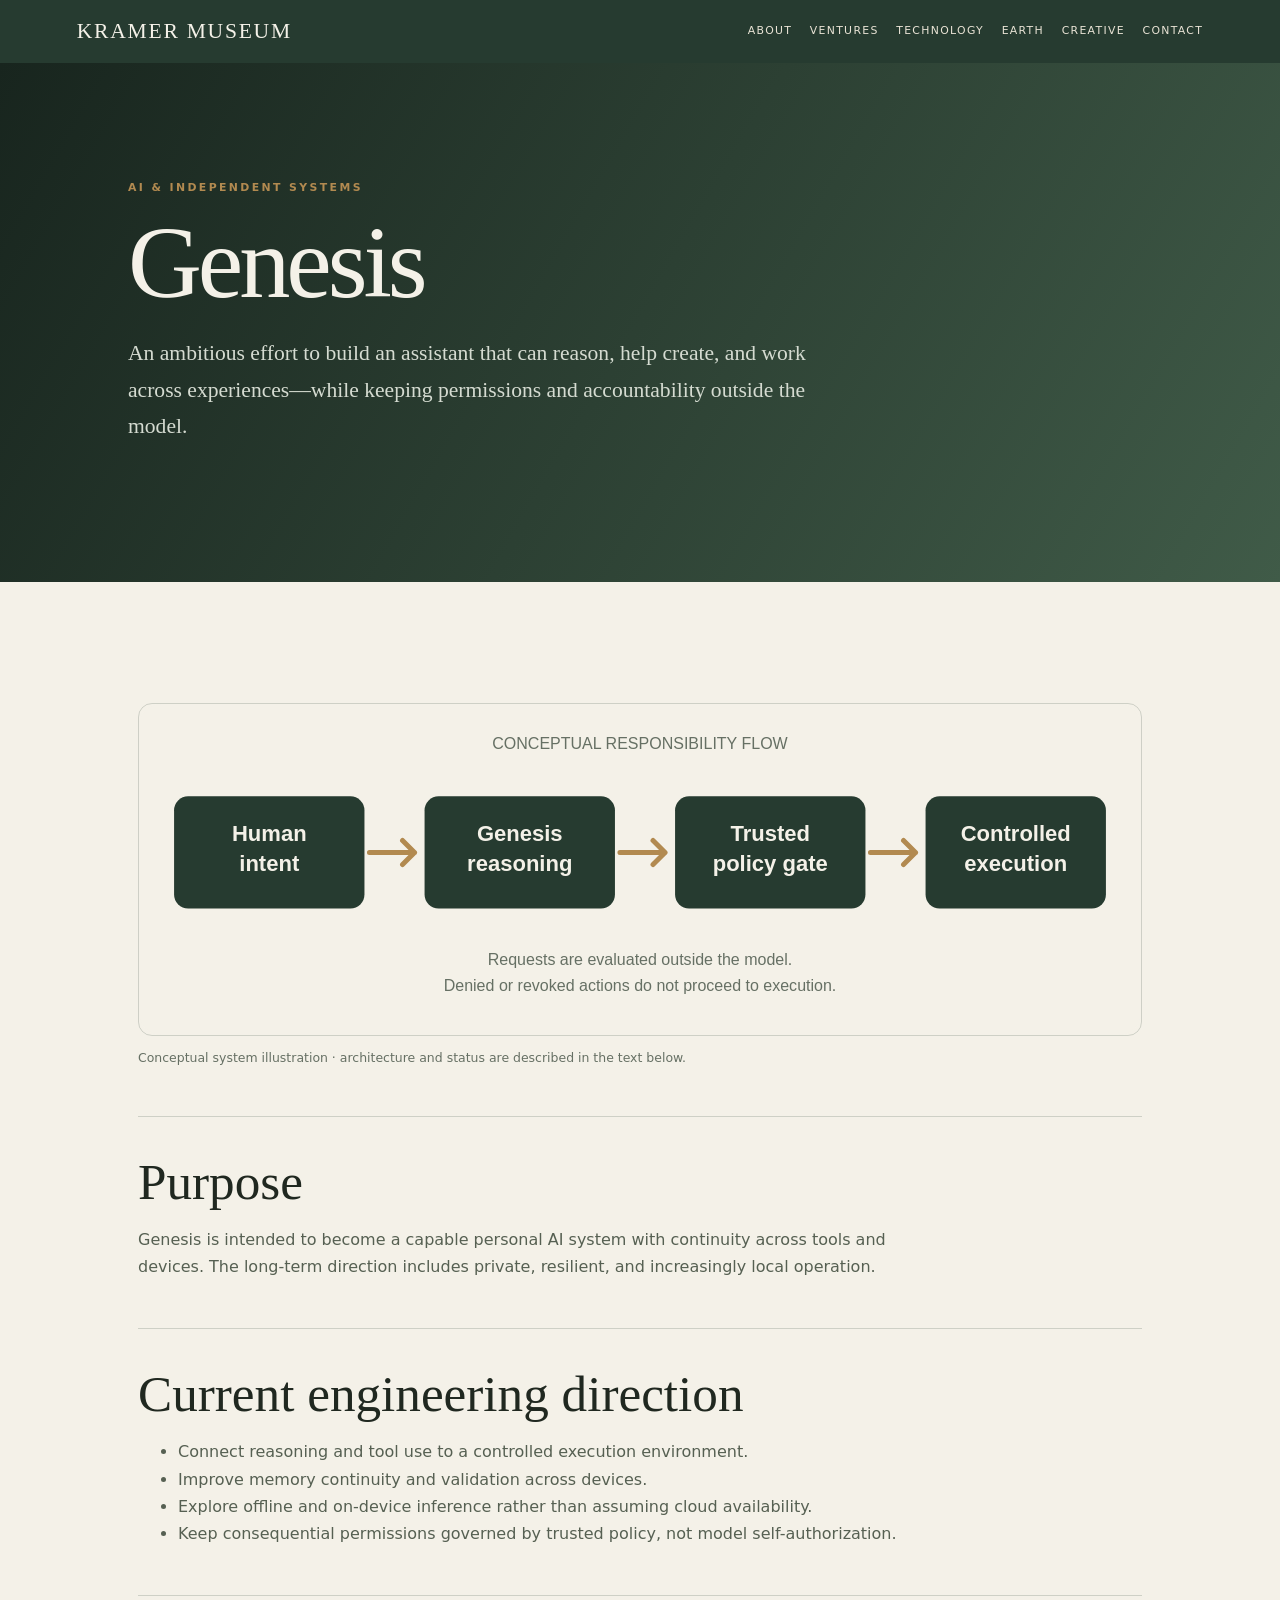
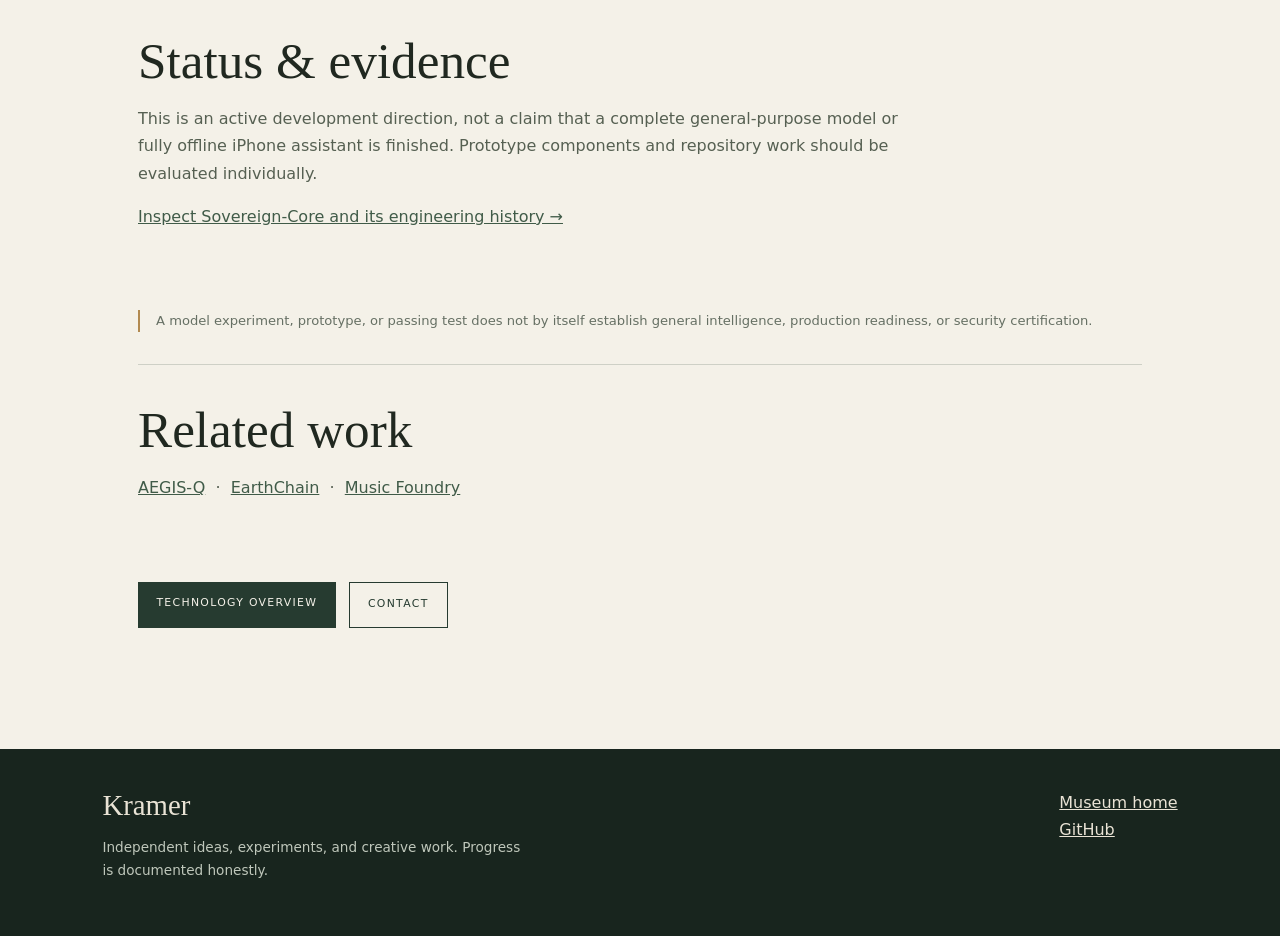
<file: genesis/index.html>
<!doctype html><html lang="en"><head><meta charset="utf-8"><meta name="viewport" content="width=device-width,initial-scale=1"><meta name="description" content="An overview of Genesis, an independent AI assistant project exploring reasoning, tool use, device continuity, and private operation."><meta name="robots" content="index,follow,max-image-preview:large"><link rel="canonical" href="https://godsun108.github.io/Kramer-Museum/genesis/"><meta property="og:type" content="website"><meta property="og:site_name" content="Kramer Museum"><meta property="og:title" content="Genesis AI Project"><meta property="og:description" content="An overview of Genesis, an independent AI assistant project exploring reasoning, tool use, device continuity, and private operation."><meta property="og:url" content="https://godsun108.github.io/Kramer-Museum/genesis/"><meta name="twitter:card" content="summary"><title>Genesis AI Project | Kramer Museum</title><link rel="stylesheet" href="https://godsun108.github.io/Kramer-Museum/assets/site.css"><link rel="icon" type="image/svg+xml" href="https://godsun108.github.io/Kramer-Museum/assets/favicon.svg"><script type="application/ld+json">{"@context":"https://schema.org","@type":"WebPage","name":"Genesis AI Project","description":"An overview of Genesis, an independent AI assistant project exploring reasoning, tool use, device continuity, and private operation.","url":"https://godsun108.github.io/Kramer-Museum/genesis/","isPartOf":{"@type":"WebSite","name":"Kramer Museum","url":"https://godsun108.github.io/Kramer-Museum/"}}</script></head><body><a class="skip" href="#main">Skip to content</a><header><a class="brand" href="https://godsun108.github.io/Kramer-Museum/">KRAMER MUSEUM</a><nav class="nav" aria-label="Main navigation"><a href="https://godsun108.github.io/Kramer-Museum/about/">About</a><a href="https://godsun108.github.io/Kramer-Museum/ventures/">Ventures</a><a href="https://godsun108.github.io/Kramer-Museum/technology/">Technology</a><a href="https://godsun108.github.io/Kramer-Museum/earth-restoration/">Earth</a><a href="https://godsun108.github.io/Kramer-Museum/creative/">Creative</a><a href="https://godsun108.github.io/Kramer-Museum/contact/">Contact</a></nav></header><section class="hero"><div class="eyebrow">AI & independent systems</div><h1>Genesis</h1><p>An ambitious effort to build an assistant that can reason, help create, and work across experiences—while keeping permissions and accountability outside the model.</p></section><main id="main">
<figure class="project-visual" style="margin:2rem 0 3rem"><img src="https://godsun108.github.io/Kramer-Museum/assets/genesis-flow.svg" alt="Conceptual Genesis flow from human intent through reasoning and trusted policy to controlled execution." loading="lazy" style="display:block;width:100%;height:auto;border:1px solid rgba(38,59,48,.18);border-radius:14px"><figcaption style="font-size:.78rem;color:#667064;margin-top:.65rem">Conceptual system illustration · architecture and status are described in the text below.</figcaption></figure>
<section class="section"><h2>Purpose</h2><p>Genesis is intended to become a capable personal AI system with continuity across tools and devices. The long-term direction includes private, resilient, and increasingly local operation.</p></section>
<section class="section"><h2>Current engineering direction</h2><ul><li>Connect reasoning and tool use to a controlled execution environment.</li><li>Improve memory continuity and validation across devices.</li><li>Explore offline and on-device inference rather than assuming cloud availability.</li><li>Keep consequential permissions governed by trusted policy, not model self-authorization.</li></ul></section>
<section class="section"><h2>Status & evidence</h2><p>This is an active development direction, not a claim that a complete general-purpose model or fully offline iPhone assistant is finished. Prototype components and repository work should be evaluated individually.</p><p><a href="https://github.com/godsun108/Sovereign-Core">Inspect Sovereign-Core and its engineering history →</a></p></section>
<p class="note">A model experiment, prototype, or passing test does not by itself establish general intelligence, production readiness, or security certification.</p><section class="section"><h2>Related work</h2><p><a href="https://godsun108.github.io/Kramer-Museum/aegis-q/">AEGIS-Q</a> &nbsp;·&nbsp; <a href="https://godsun108.github.io/Kramer-Museum/earthchain/">EarthChain</a> &nbsp;·&nbsp; <a href="https://godsun108.github.io/Kramer-Museum/music-foundry/">Music Foundry</a></p></section>
<div class="actions"><a class="button" href="https://godsun108.github.io/Kramer-Museum/technology/">Technology overview</a><a class="button alt" href="https://godsun108.github.io/Kramer-Museum/contact/">Contact</a></div></main><footer><div><div style="font:normal 1.8rem Georgia,serif">Kramer</div><p>Independent ideas, experiments, and creative work. Progress is documented honestly.</p></div><div><a href="https://godsun108.github.io/Kramer-Museum/">Museum home</a><br><a href="https://github.com/godsun108">GitHub</a></div></footer></body></html>
</file>
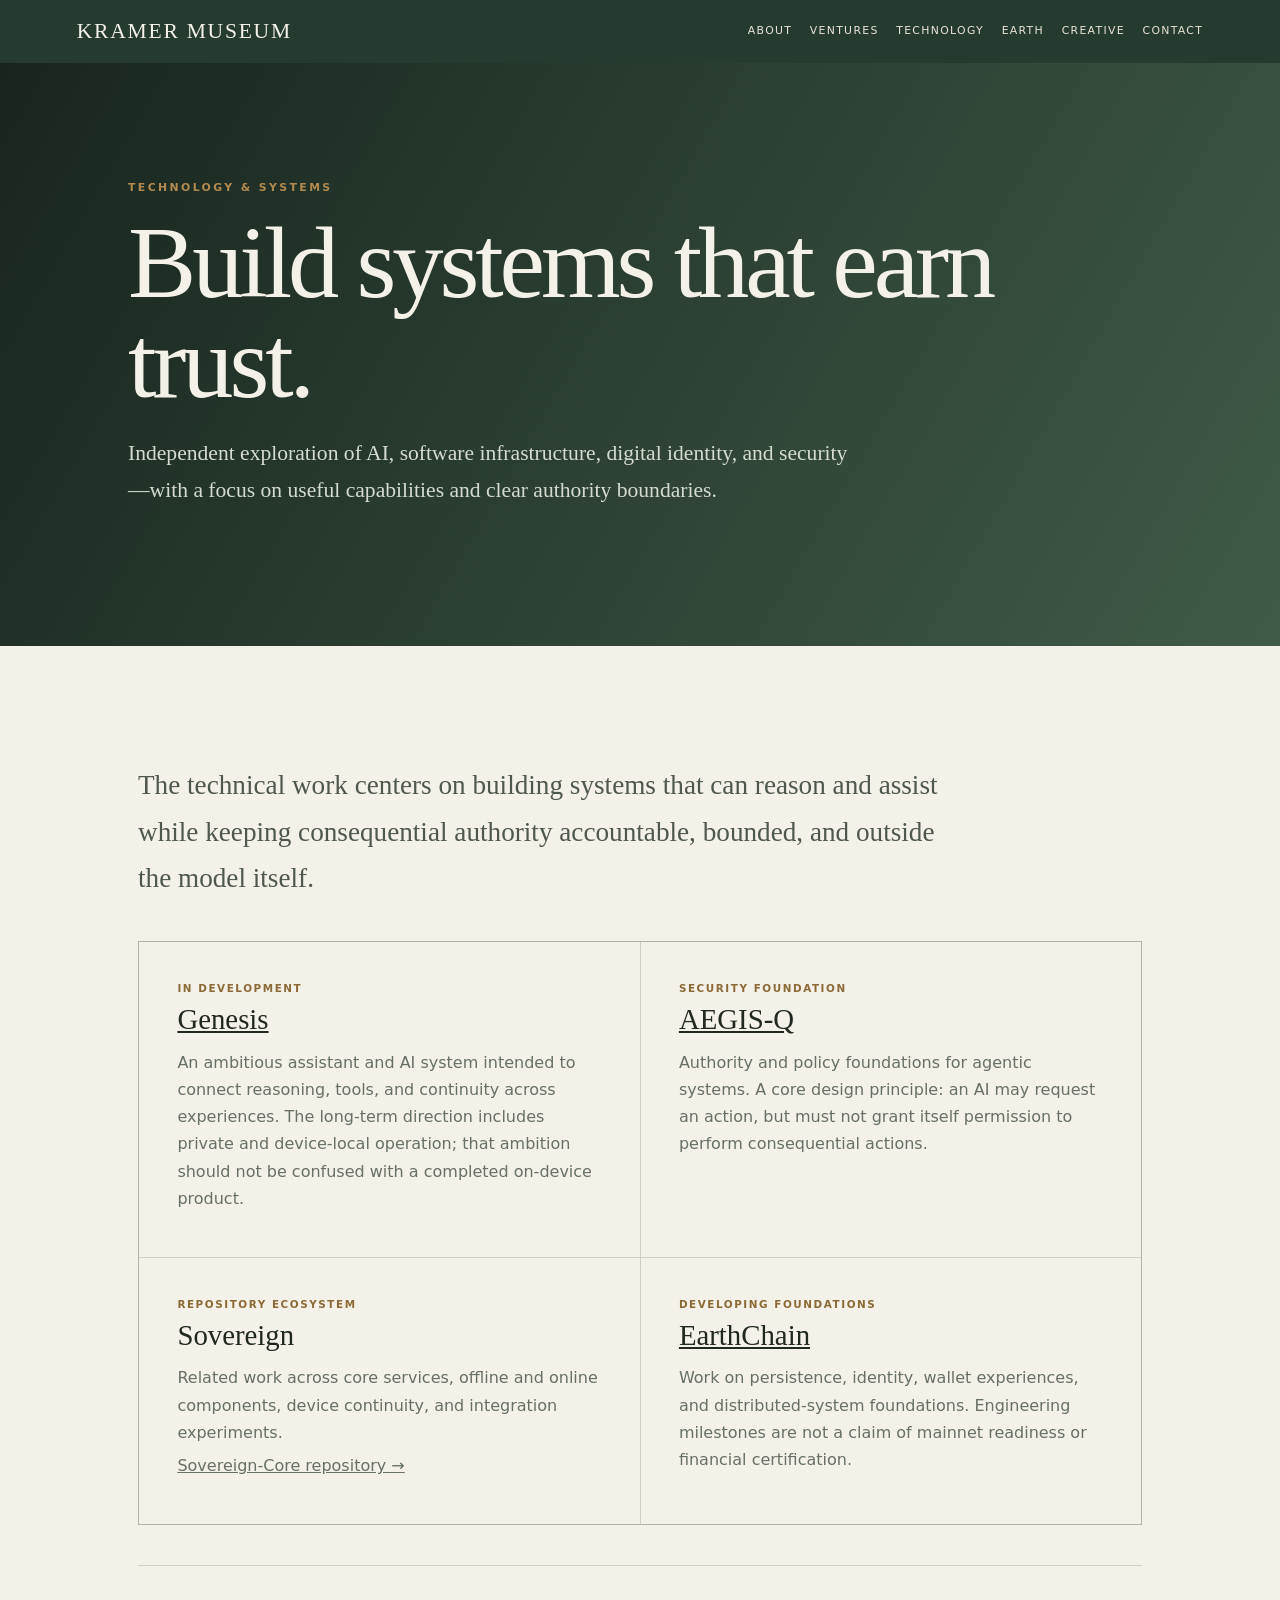
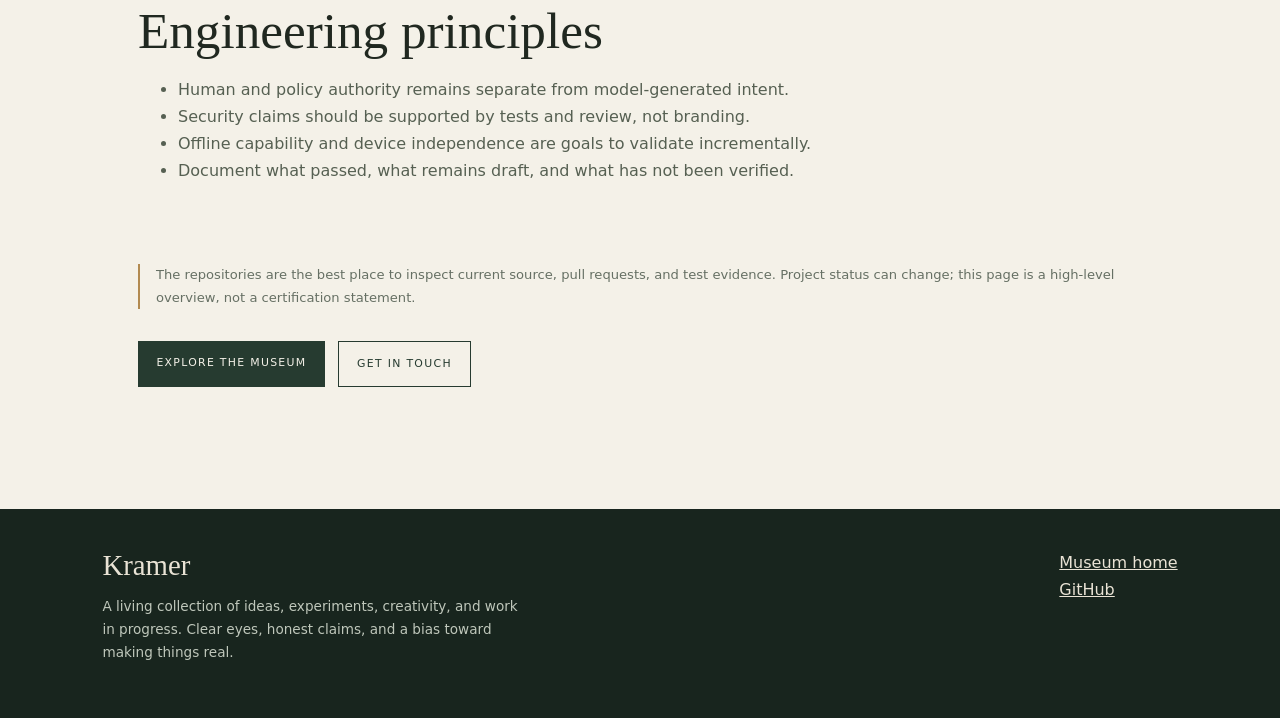
<file: technology/index.html>
<!doctype html>
<html lang="en"><head><meta charset="utf-8"><meta name="viewport" content="width=device-width, initial-scale=1"><meta name="theme-color" content="#18251e"><meta name="description" content="A transparent overview of Kramer’s independent technology work: Genesis, Sovereign, AEGIS-Q, EarthChain, and the principles guiding secure AI systems."><meta name="robots" content="index,follow,max-image-preview:large"><link rel="canonical" href="https://godsun108.github.io/Kramer-Museum/technology/"><meta property="og:type" content="website"><meta property="og:site_name" content="Kramer Museum"><meta property="og:title" content="Technology & AI Projects"><meta property="og:description" content="A transparent overview of Kramer’s independent technology work: Genesis, Sovereign, AEGIS-Q, EarthChain, and the principles guiding secure AI systems."><meta property="og:url" content="https://godsun108.github.io/Kramer-Museum/technology/"><meta name="twitter:card" content="summary"><title>Technology & AI Projects | Kramer Museum</title><link rel="stylesheet" href="https://godsun108.github.io/Kramer-Museum/assets/site.css"><script type="application/ld+json">{"@context":"https://schema.org","@type":"WebPage","name":"Technology & AI Projects","description":"A transparent overview of Kramer’s independent technology work: Genesis, Sovereign, AEGIS-Q, EarthChain, and the principles guiding secure AI systems.","url":"https://godsun108.github.io/Kramer-Museum/technology/","isPartOf":{"@type":"WebSite","name":"Kramer Museum","url":"https://godsun108.github.io/Kramer-Museum/"},"about":{"@type":"Person","name":"Kramer","url":"https://godsun108.github.io/Kramer-Museum/about/"}}</script><link rel="icon" type="image/svg+xml" href="https://godsun108.github.io/Kramer-Museum/assets/favicon.svg"></head><body><a class="skip" href="#main">Skip to content</a><header><a class="brand" href="https://godsun108.github.io/Kramer-Museum/">KRAMER MUSEUM</a><nav class="nav" aria-label="Main navigation"><a href="https://godsun108.github.io/Kramer-Museum/about/">About</a><a href="https://godsun108.github.io/Kramer-Museum/ventures/">Ventures</a><a href="https://godsun108.github.io/Kramer-Museum/technology/">Technology</a><a href="https://godsun108.github.io/Kramer-Museum/earth-restoration/">Earth</a><a href="https://godsun108.github.io/Kramer-Museum/creative/">Creative</a><a href="https://godsun108.github.io/Kramer-Museum/contact/">Contact</a></nav></header><section class="hero"><div class="eyebrow">Technology & systems</div><h1>Build systems that earn trust.</h1><p>Independent exploration of AI, software infrastructure, digital identity, and security—with a focus on useful capabilities and clear authority boundaries.</p></section><main id="main">
<p class="intro">The technical work centers on building systems that can reason and assist while keeping consequential authority accountable, bounded, and outside the model itself.</p>
<div class="grid"><article class="card"><div class="status">In development</div><h2><a href="https://godsun108.github.io/Kramer-Museum/genesis/">Genesis</a></h2><p>An ambitious assistant and AI system intended to connect reasoning, tools, and continuity across experiences. The long-term direction includes private and device-local operation; that ambition should not be confused with a completed on-device product.</p></article><article class="card"><div class="status">Security foundation</div><h2><a href="https://godsun108.github.io/Kramer-Museum/aegis-q/">AEGIS-Q</a></h2><p>Authority and policy foundations for agentic systems. A core design principle: an AI may request an action, but must not grant itself permission to perform consequential actions.</p></article><article class="card"><div class="status">Repository ecosystem</div><h2>Sovereign</h2><p>Related work across core services, offline and online components, device continuity, and integration experiments.</p><p><a href="https://github.com/godsun108/Sovereign-Core">Sovereign-Core repository →</a></p></article><article class="card"><div class="status">Developing foundations</div><h2><a href="https://godsun108.github.io/Kramer-Museum/earthchain/">EarthChain</a></h2><p>Work on persistence, identity, wallet experiences, and distributed-system foundations. Engineering milestones are not a claim of mainnet readiness or financial certification.</p></article></div>
<section class="section"><h2>Engineering principles</h2><ul><li>Human and policy authority remains separate from model-generated intent.</li><li>Security claims should be supported by tests and review, not branding.</li><li>Offline capability and device independence are goals to validate incrementally.</li><li>Document what passed, what remains draft, and what has not been verified.</li></ul></section>
<p class="note">The repositories are the best place to inspect current source, pull requests, and test evidence. Project status can change; this page is a high-level overview, not a certification statement.</p><div class="actions"><a class="button" href="https://godsun108.github.io/Kramer-Museum/">Explore the museum</a><a class="button alt" href="https://godsun108.github.io/Kramer-Museum/contact/">Get in touch</a></div></main><footer><div><div style="font:normal 1.8rem Georgia,serif">Kramer</div><p>A living collection of ideas, experiments, creativity, and work in progress. Clear eyes, honest claims, and a bias toward making things real.</p></div><div><a href="https://godsun108.github.io/Kramer-Museum/">Museum home</a><br><a href="https://github.com/godsun108">GitHub</a></div></footer></body></html>
</file>
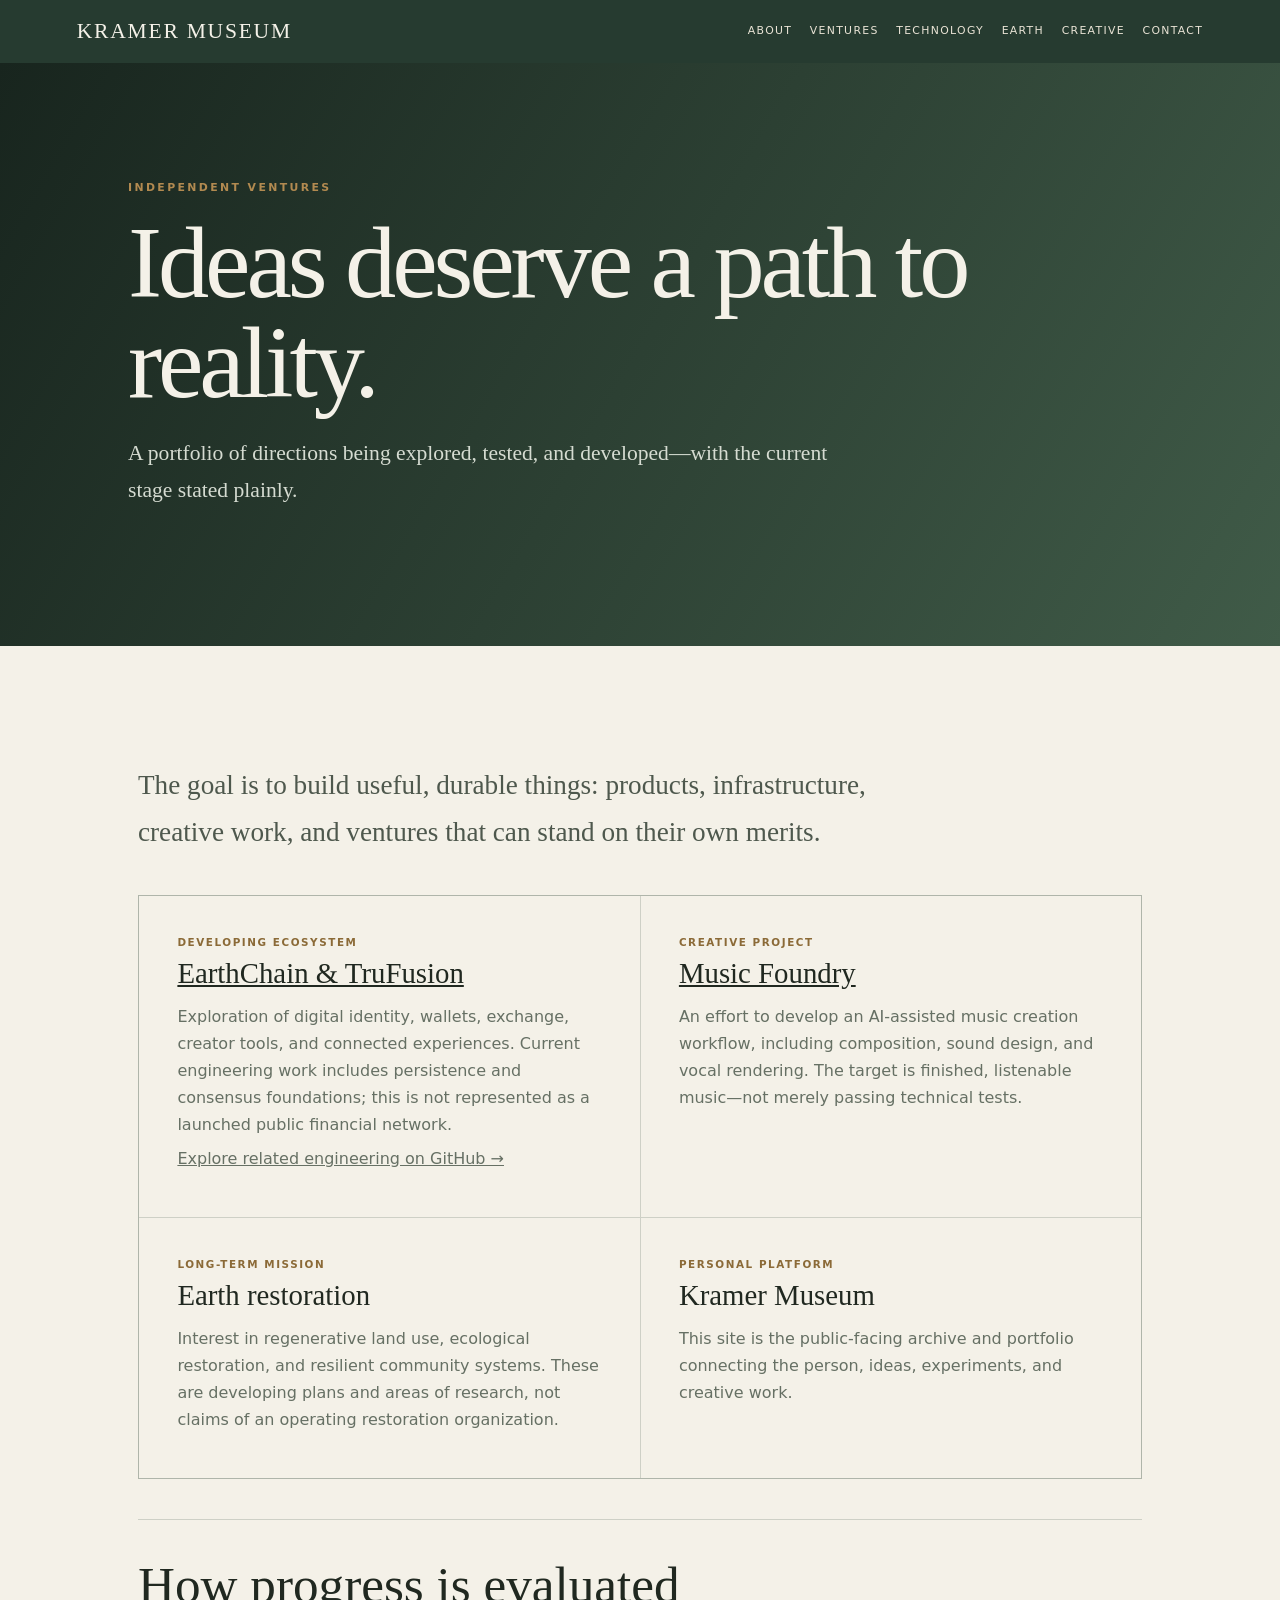
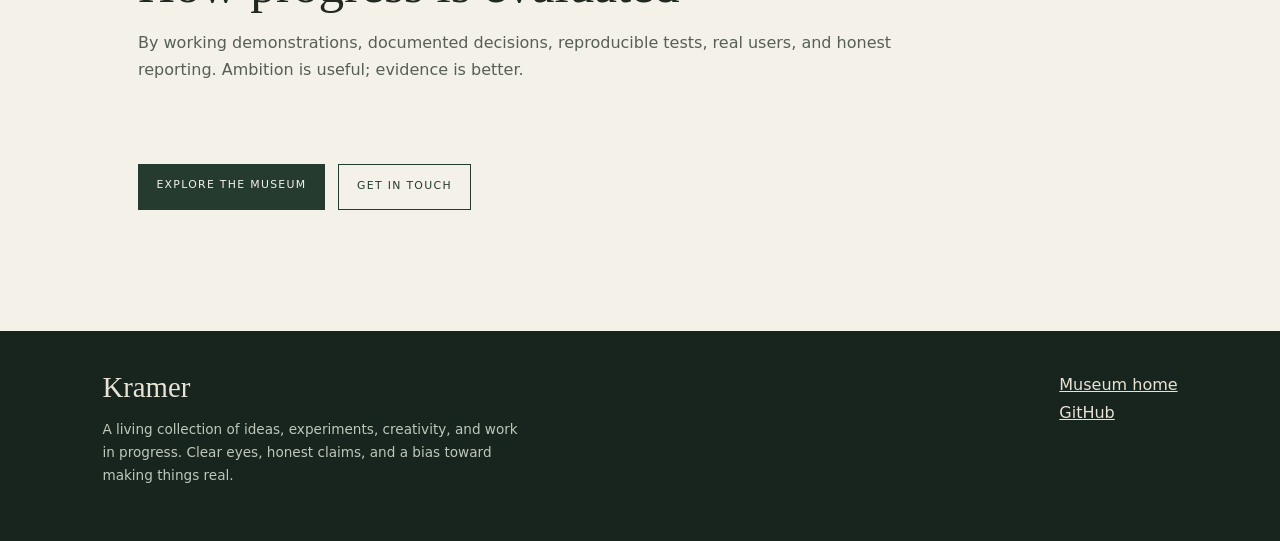
<file: ventures/index.html>
<!doctype html>
<html lang="en"><head><meta charset="utf-8"><meta name="viewport" content="width=device-width, initial-scale=1"><meta name="theme-color" content="#18251e"><meta name="description" content="Explore Kramer’s independent venture concepts and developing projects across technology, creative work, and regenerative systems, with clear status and evidence."><meta name="robots" content="index,follow,max-image-preview:large"><link rel="canonical" href="https://godsun108.github.io/Kramer-Museum/ventures/"><meta property="og:type" content="website"><meta property="og:site_name" content="Kramer Museum"><meta property="og:title" content="Ventures & Independent Projects"><meta property="og:description" content="Explore Kramer’s independent venture concepts and developing projects across technology, creative work, and regenerative systems, with clear status and evidence."><meta property="og:url" content="https://godsun108.github.io/Kramer-Museum/ventures/"><meta name="twitter:card" content="summary"><title>Ventures & Independent Projects | Kramer Museum</title><link rel="stylesheet" href="https://godsun108.github.io/Kramer-Museum/assets/site.css"><script type="application/ld+json">{"@context":"https://schema.org","@type":"WebPage","name":"Ventures & Independent Projects","description":"Explore Kramer’s independent venture concepts and developing projects across technology, creative work, and regenerative systems, with clear status and evidence.","url":"https://godsun108.github.io/Kramer-Museum/ventures/","isPartOf":{"@type":"WebSite","name":"Kramer Museum","url":"https://godsun108.github.io/Kramer-Museum/"},"about":{"@type":"Person","name":"Kramer","url":"https://godsun108.github.io/Kramer-Museum/about/"}}</script><link rel="icon" type="image/svg+xml" href="https://godsun108.github.io/Kramer-Museum/assets/favicon.svg"></head><body><a class="skip" href="#main">Skip to content</a><header><a class="brand" href="https://godsun108.github.io/Kramer-Museum/">KRAMER MUSEUM</a><nav class="nav" aria-label="Main navigation"><a href="https://godsun108.github.io/Kramer-Museum/about/">About</a><a href="https://godsun108.github.io/Kramer-Museum/ventures/">Ventures</a><a href="https://godsun108.github.io/Kramer-Museum/technology/">Technology</a><a href="https://godsun108.github.io/Kramer-Museum/earth-restoration/">Earth</a><a href="https://godsun108.github.io/Kramer-Museum/creative/">Creative</a><a href="https://godsun108.github.io/Kramer-Museum/contact/">Contact</a></nav></header><section class="hero"><div class="eyebrow">Independent ventures</div><h1>Ideas deserve a path to reality.</h1><p>A portfolio of directions being explored, tested, and developed—with the current stage stated plainly.</p></section><main id="main">
<p class="intro">The goal is to build useful, durable things: products, infrastructure, creative work, and ventures that can stand on their own merits.</p>
<div class="grid"><article class="card"><div class="status">Developing ecosystem</div><h2><a href="https://godsun108.github.io/Kramer-Museum/earthchain/">EarthChain & TruFusion</a></h2><p>Exploration of digital identity, wallets, exchange, creator tools, and connected experiences. Current engineering work includes persistence and consensus foundations; this is not represented as a launched public financial network.</p><p><a href="https://github.com/godsun108/Sovereign-Core">Explore related engineering on GitHub →</a></p></article><article class="card"><div class="status">Creative project</div><h2><a href="https://godsun108.github.io/Kramer-Museum/music-foundry/">Music Foundry</a></h2><p>An effort to develop an AI-assisted music creation workflow, including composition, sound design, and vocal rendering. The target is finished, listenable music—not merely passing technical tests.</p></article><article class="card"><div class="status">Long-term mission</div><h2>Earth restoration</h2><p>Interest in regenerative land use, ecological restoration, and resilient community systems. These are developing plans and areas of research, not claims of an operating restoration organization.</p></article><article class="card"><div class="status">Personal platform</div><h2>Kramer Museum</h2><p>This site is the public-facing archive and portfolio connecting the person, ideas, experiments, and creative work.</p></article></div>
<section class="section"><h2>How progress is evaluated</h2><p>By working demonstrations, documented decisions, reproducible tests, real users, and honest reporting. Ambition is useful; evidence is better.</p></section><div class="actions"><a class="button" href="https://godsun108.github.io/Kramer-Museum/">Explore the museum</a><a class="button alt" href="https://godsun108.github.io/Kramer-Museum/contact/">Get in touch</a></div></main><footer><div><div style="font:normal 1.8rem Georgia,serif">Kramer</div><p>A living collection of ideas, experiments, creativity, and work in progress. Clear eyes, honest claims, and a bias toward making things real.</p></div><div><a href="https://godsun108.github.io/Kramer-Museum/">Museum home</a><br><a href="https://github.com/godsun108">GitHub</a></div></footer></body></html>
</file>
